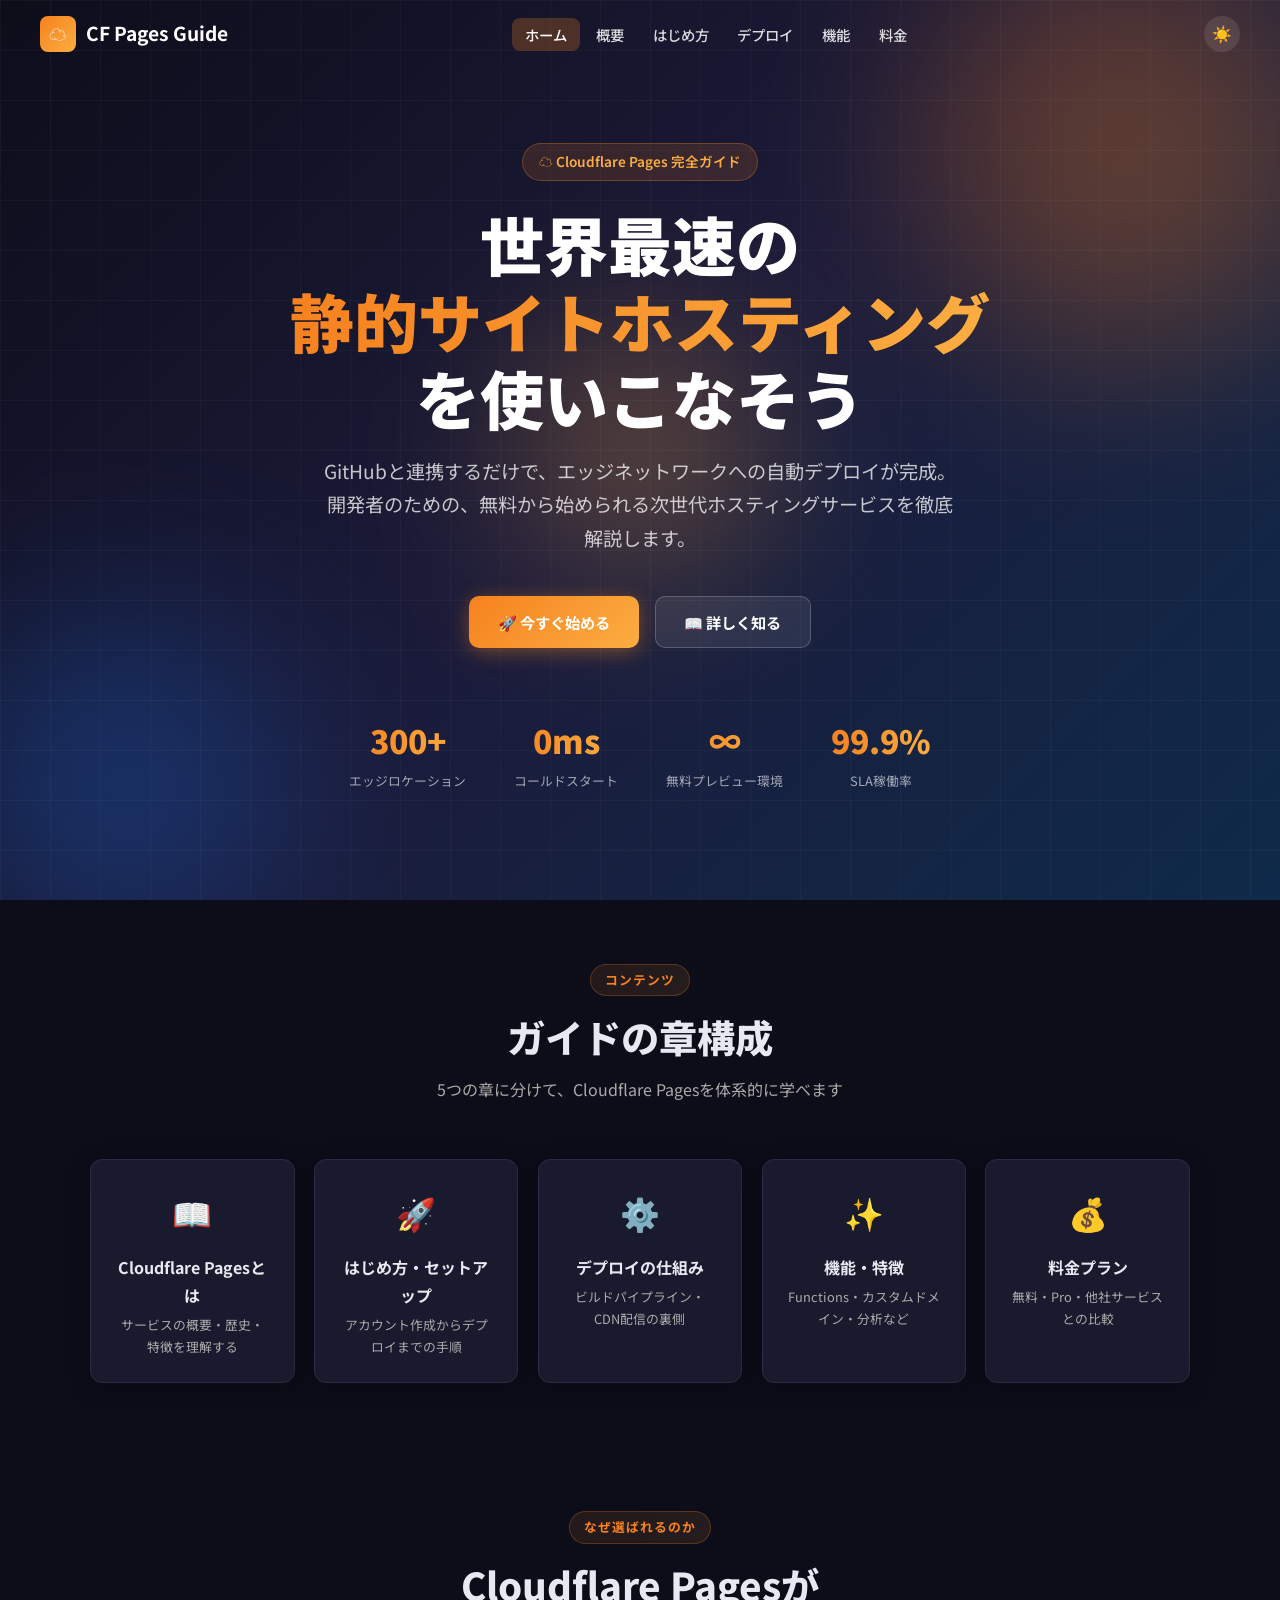
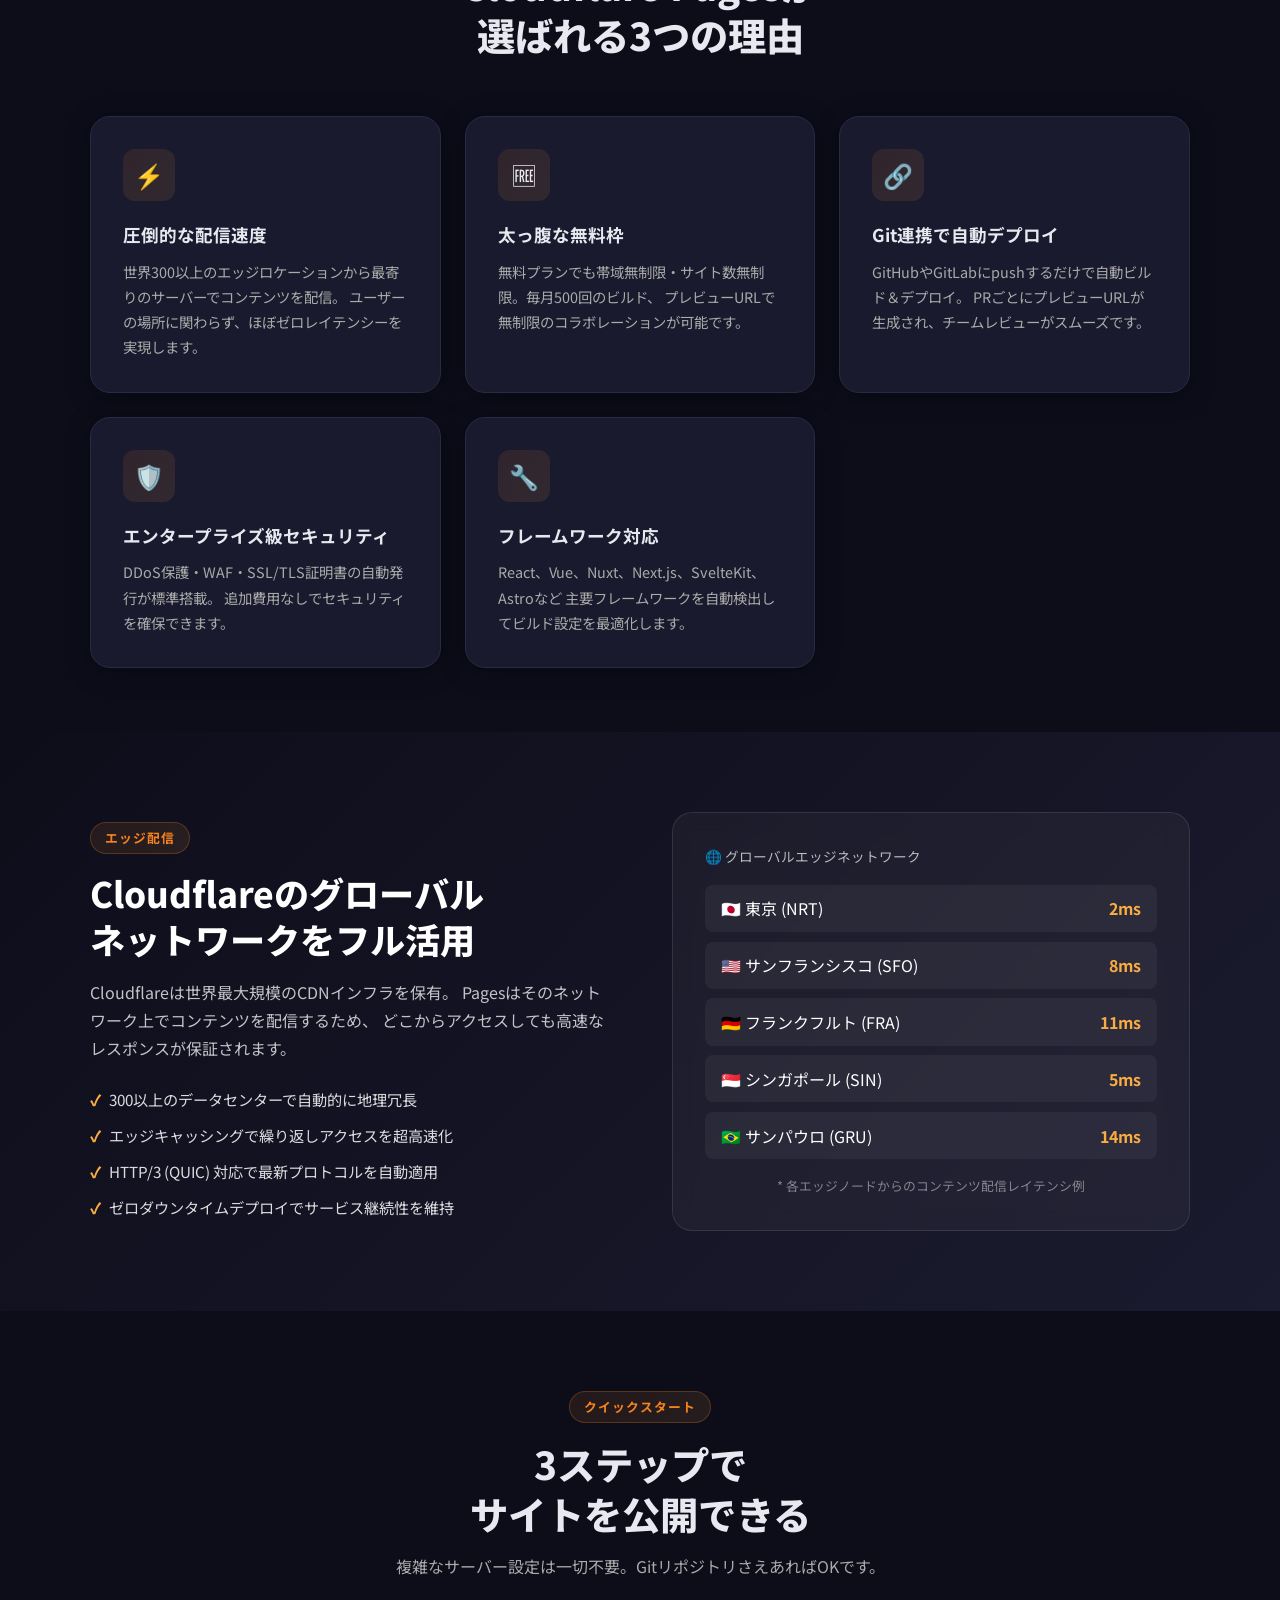
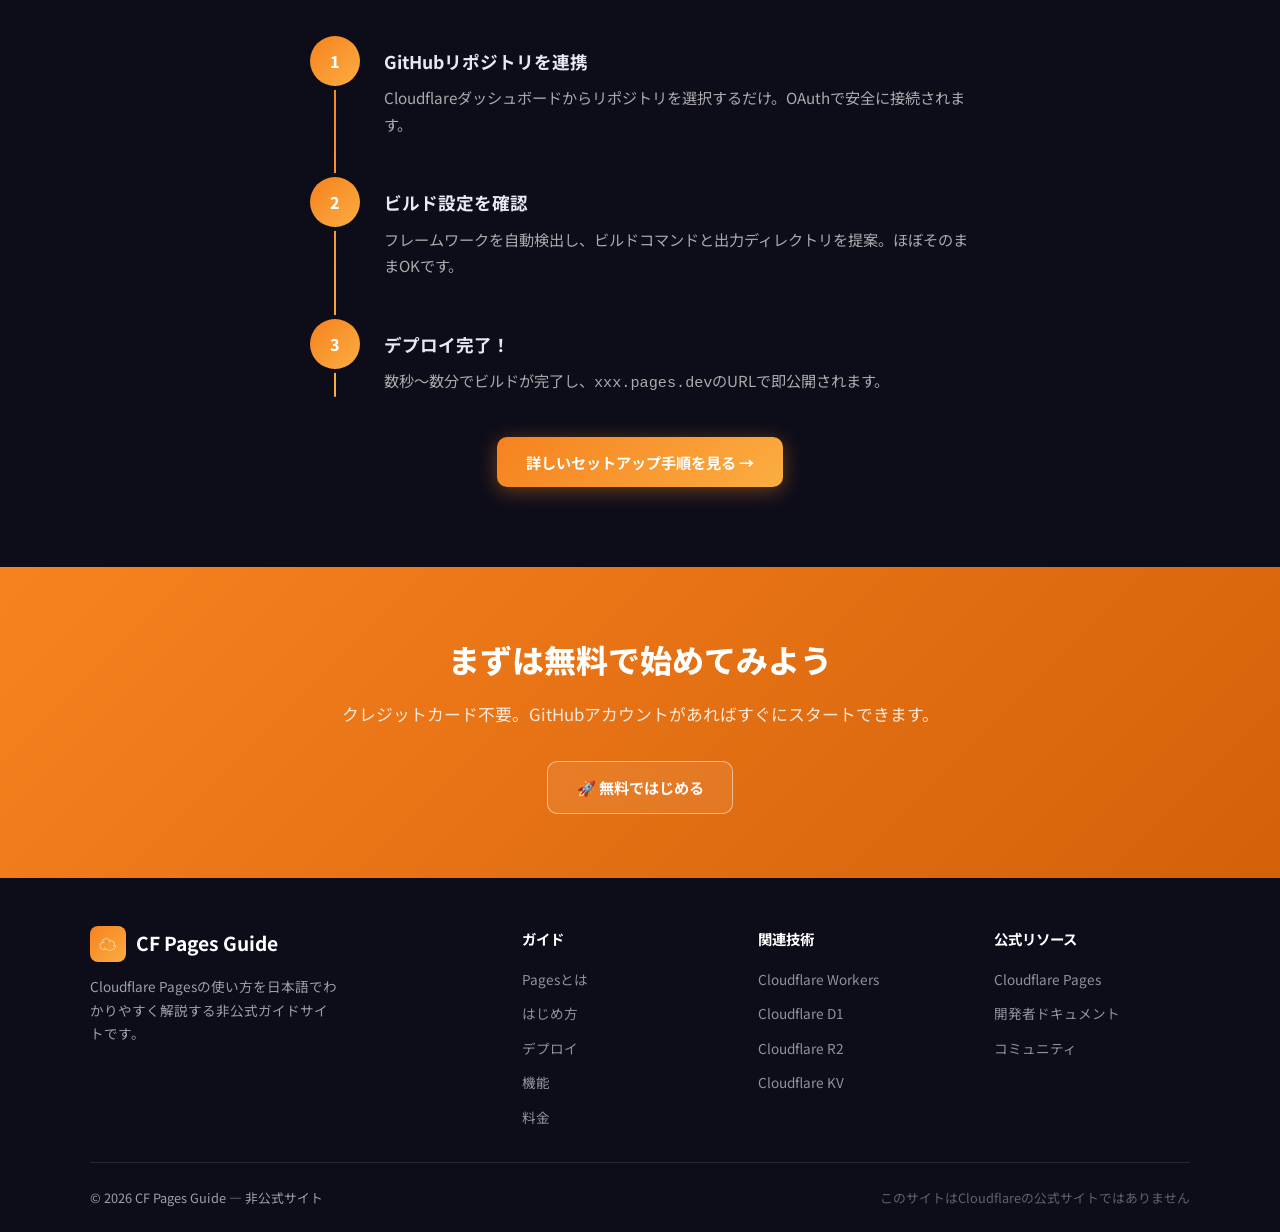
<file: index.html>
<!DOCTYPE html>
<html lang="ja" data-theme="dark">
<head>
  <meta charset="UTF-8">
  <meta name="viewport" content="width=device-width, initial-scale=1.0">
  <title>Cloudflare Pages 完全ガイド</title>
  <meta name="description" content="Cloudflare Pagesの仕組み・使い方・料金を日本語でわかりやすく解説する完全ガイド">
  <link rel="preconnect" href="https://fonts.googleapis.com">
  <link rel="preconnect" href="https://fonts.gstatic.com" crossorigin>
  <link href="https://fonts.googleapis.com/css2?family=Noto+Sans+JP:wght@400;500;700;900&display=swap" rel="stylesheet">
  <link rel="stylesheet" href="css/style.css">
</head>
<body>

<div id="progress-bar"></div>

<!-- ===== Navbar ===== -->
<nav class="navbar">
  <div class="navbar-inner">
    <a href="index.html" class="logo">
      <div class="logo-icon">☁️</div>
      CF Pages Guide
    </a>

    <ul class="nav-links">
      <li><a href="index.html">ホーム</a></li>
      <li><a href="pages/what-is.html">概要</a></li>
      <li><a href="pages/getting-started.html">はじめ方</a></li>
      <li><a href="pages/deployment.html">デプロイ</a></li>
      <li><a href="pages/features.html">機能</a></li>
      <li><a href="pages/pricing.html">料金</a></li>
    </ul>

    <div class="nav-actions">
      <button class="theme-toggle" title="テーマ切替">☀️</button>
      <button class="hamburger" aria-label="メニュー">
        <span></span><span></span><span></span>
      </button>
    </div>
  </div>
</nav>

<!-- Mobile Nav -->
<div class="mobile-nav">
  <a href="index.html">🏠 ホーム</a>
  <a href="pages/what-is.html">📖 Cloudflare Pagesとは</a>
  <a href="pages/getting-started.html">🚀 はじめ方・セットアップ</a>
  <a href="pages/deployment.html">⚙️ デプロイの仕組み</a>
  <a href="pages/features.html">✨ 機能・特徴</a>
  <a href="pages/pricing.html">💰 料金プラン</a>
</div>

<!-- ===== Hero ===== -->
<section class="hero">
  <div class="hero-bg">
    <div class="hero-orb hero-orb-1"></div>
    <div class="hero-orb hero-orb-2"></div>
    <div class="hero-orb hero-orb-3"></div>
    <div class="grid-overlay"></div>
  </div>

  <div class="hero-content">
    <div class="hero-badge">☁️ Cloudflare Pages 完全ガイド</div>
    <h1>
      世界最速の<br>
      <span>静的サイトホスティング</span><br>
      を使いこなそう
    </h1>
    <p>
      GitHubと連携するだけで、エッジネットワークへの自動デプロイが完成。
      開発者のための、無料から始められる次世代ホスティングサービスを徹底解説します。
    </p>
    <div class="hero-buttons">
      <a href="pages/getting-started.html" class="btn btn-primary">🚀 今すぐ始める</a>
      <a href="pages/what-is.html" class="btn btn-outline">📖 詳しく知る</a>
    </div>

    <div class="hero-stats">
      <div class="stat">
        <div class="stat-value"><span data-count="300">0</span>+</div>
        <div class="stat-label">エッジロケーション</div>
      </div>
      <div class="stat">
        <div class="stat-value"><span data-count="0">0</span>ms</div>
        <div class="stat-label">コールドスタート</div>
      </div>
      <div class="stat">
        <div class="stat-value">∞</div>
        <div class="stat-label">無料プレビュー環境</div>
      </div>
      <div class="stat">
        <div class="stat-value">99.9%</div>
        <div class="stat-label">SLA稼働率</div>
      </div>
    </div>
  </div>
</section>

<!-- ===== Pages Navigation ===== -->
<section style="background: var(--bg); padding: 4rem 2rem;">
  <div class="container">
    <div class="section-header reveal">
      <div class="section-tag">コンテンツ</div>
      <h2 class="section-title">ガイドの章構成</h2>
      <p class="section-desc">5つの章に分けて、Cloudflare Pagesを体系的に学べます</p>
    </div>

    <div class="pages-grid stagger">
      <a href="pages/what-is.html" class="page-card">
        <div class="page-card-icon">📖</div>
        <h3>Cloudflare Pagesとは</h3>
        <p>サービスの概要・歴史・特徴を理解する</p>
      </a>
      <a href="pages/getting-started.html" class="page-card">
        <div class="page-card-icon">🚀</div>
        <h3>はじめ方・セットアップ</h3>
        <p>アカウント作成からデプロイまでの手順</p>
      </a>
      <a href="pages/deployment.html" class="page-card">
        <div class="page-card-icon">⚙️</div>
        <h3>デプロイの仕組み</h3>
        <p>ビルドパイプライン・CDN配信の裏側</p>
      </a>
      <a href="pages/features.html" class="page-card">
        <div class="page-card-icon">✨</div>
        <h3>機能・特徴</h3>
        <p>Functions・カスタムドメイン・分析など</p>
      </a>
      <a href="pages/pricing.html" class="page-card">
        <div class="page-card-icon">💰</div>
        <h3>料金プラン</h3>
        <p>無料・Pro・他社サービスとの比較</p>
      </a>
    </div>
  </div>
</section>

<!-- ===== Overview Cards ===== -->
<section style="padding: 4rem 2rem;">
  <div class="container">
    <div class="section-header reveal">
      <div class="section-tag">なぜ選ばれるのか</div>
      <h2 class="section-title">Cloudflare Pagesが<br>選ばれる3つの理由</h2>
    </div>

    <div class="overview-grid stagger">
      <div class="overview-card">
        <div class="card-icon">⚡</div>
        <div class="card-title">圧倒的な配信速度</div>
        <p class="card-desc">
          世界300以上のエッジロケーションから最寄りのサーバーでコンテンツを配信。
          ユーザーの場所に関わらず、ほぼゼロレイテンシーを実現します。
        </p>
      </div>
      <div class="overview-card">
        <div class="card-icon">🆓</div>
        <div class="card-title">太っ腹な無料枠</div>
        <p class="card-desc">
          無料プランでも帯域無制限・サイト数無制限。毎月500回のビルド、
          プレビューURLで無制限のコラボレーションが可能です。
        </p>
      </div>
      <div class="overview-card">
        <div class="card-icon">🔗</div>
        <div class="card-title">Git連携で自動デプロイ</div>
        <p class="card-desc">
          GitHubやGitLabにpushするだけで自動ビルド＆デプロイ。
          PRごとにプレビューURLが生成され、チームレビューがスムーズです。
        </p>
      </div>
      <div class="overview-card">
        <div class="card-icon">🛡️</div>
        <div class="card-title">エンタープライズ級セキュリティ</div>
        <p class="card-desc">
          DDoS保護・WAF・SSL/TLS証明書の自動発行が標準搭載。
          追加費用なしでセキュリティを確保できます。
        </p>
      </div>
      <div class="overview-card">
        <div class="card-icon">🔧</div>
        <div class="card-title">フレームワーク対応</div>
        <p class="card-desc">
          React、Vue、Nuxt、Next.js、SvelteKit、Astroなど
          主要フレームワークを自動検出してビルド設定を最適化します。
        </p>
      </div>
      <div class="overview-card">
        <div class="card-icon">🌐</div>
        <div class="card-title">Workers統合</div>
        <p class="card-desc">
          Pages Functionsを使えばサーバーレス関数もエッジで実行可能。
          フルスタックアプリケーションをPages単体で構築できます。
        </p>
      </div>
    </div>
  </div>
</section>

<!-- ===== Feature Highlight ===== -->
<section class="feature-highlight" style="padding: 5rem 2rem;">
  <div class="container">
    <div class="feature-split">
      <div class="feature-text reveal-left">
        <div class="section-tag">エッジ配信</div>
        <h2>Cloudflareのグローバル<br>ネットワークをフル活用</h2>
        <p>
          Cloudflareは世界最大規模のCDNインフラを保有。
          Pagesはそのネットワーク上でコンテンツを配信するため、
          どこからアクセスしても高速なレスポンスが保証されます。
        </p>
        <ul class="feature-list">
          <li>300以上のデータセンターで自動的に地理冗長</li>
          <li>エッジキャッシングで繰り返しアクセスを超高速化</li>
          <li>HTTP/3 (QUIC) 対応で最新プロトコルを自動適用</li>
          <li>ゼロダウンタイムデプロイでサービス継続性を維持</li>
        </ul>
      </div>
      <div class="feature-visual reveal-right">
        <div style="font-size:0.85rem; color:rgba(255,255,255,0.7); margin-bottom:1rem;">
          🌐 グローバルエッジネットワーク
        </div>
        <div style="display:flex; flex-direction:column; gap:0.6rem;">
          <div style="display:flex; justify-content:space-between; align-items:center; background:rgba(255,255,255,0.05); border-radius:8px; padding:0.6rem 1rem;">
            <span style="color:#fff;">🇯🇵 東京 (NRT)</span>
            <span style="color:#fbad41; font-weight:700;">2ms</span>
          </div>
          <div style="display:flex; justify-content:space-between; align-items:center; background:rgba(255,255,255,0.05); border-radius:8px; padding:0.6rem 1rem;">
            <span style="color:#fff;">🇺🇸 サンフランシスコ (SFO)</span>
            <span style="color:#fbad41; font-weight:700;">8ms</span>
          </div>
          <div style="display:flex; justify-content:space-between; align-items:center; background:rgba(255,255,255,0.05); border-radius:8px; padding:0.6rem 1rem;">
            <span style="color:#fff;">🇩🇪 フランクフルト (FRA)</span>
            <span style="color:#fbad41; font-weight:700;">11ms</span>
          </div>
          <div style="display:flex; justify-content:space-between; align-items:center; background:rgba(255,255,255,0.05); border-radius:8px; padding:0.6rem 1rem;">
            <span style="color:#fff;">🇸🇬 シンガポール (SIN)</span>
            <span style="color:#fbad41; font-weight:700;">5ms</span>
          </div>
          <div style="display:flex; justify-content:space-between; align-items:center; background:rgba(255,255,255,0.05); border-radius:8px; padding:0.6rem 1rem;">
            <span style="color:#fff;">🇧🇷 サンパウロ (GRU)</span>
            <span style="color:#fbad41; font-weight:700;">14ms</span>
          </div>
        </div>
        <div style="text-align:center; margin-top:1rem; color:rgba(255,255,255,0.45); font-size:0.8rem;">
          * 各エッジノードからのコンテンツ配信レイテンシ例
        </div>
      </div>
    </div>
  </div>
</section>

<!-- ===== Quick Start Teaser ===== -->
<section style="padding: 5rem 2rem; background: var(--bg);">
  <div class="container">
    <div class="section-header reveal">
      <div class="section-tag">クイックスタート</div>
      <h2 class="section-title">3ステップで<br>サイトを公開できる</h2>
      <p class="section-desc">複雑なサーバー設定は一切不要。GitリポジトリさえあればOKです。</p>
    </div>

    <div class="steps reveal" style="max-width:660px; margin: 0 auto 2.5rem;">
      <div class="step">
        <div class="step-num">1</div>
        <div class="step-content">
          <h3>GitHubリポジトリを連携</h3>
          <p>Cloudflareダッシュボードからリポジトリを選択するだけ。OAuthで安全に接続されます。</p>
        </div>
      </div>
      <div class="step">
        <div class="step-num">2</div>
        <div class="step-content">
          <h3>ビルド設定を確認</h3>
          <p>フレームワークを自動検出し、ビルドコマンドと出力ディレクトリを提案。ほぼそのままOKです。</p>
        </div>
      </div>
      <div class="step">
        <div class="step-num">3</div>
        <div class="step-content">
          <h3>デプロイ完了！</h3>
          <p>数秒〜数分でビルドが完了し、<code>xxx.pages.dev</code>のURLで即公開されます。</p>
        </div>
      </div>
    </div>

    <div style="text-align:center;" class="reveal">
      <a href="pages/getting-started.html" class="btn btn-primary">詳しいセットアップ手順を見る →</a>
    </div>
  </div>
</section>

<!-- ===== CTA ===== -->
<div class="cta-section reveal">
  <h2>まずは無料で始めてみよう</h2>
  <p>クレジットカード不要。GitHubアカウントがあればすぐにスタートできます。</p>
  <a href="pages/getting-started.html" class="btn btn-outline" style="border-color:rgba(255,255,255,0.5);">
    🚀 無料ではじめる
  </a>
</div>

<!-- ===== Footer ===== -->
<footer>
  <div class="footer-inner">
    <div class="footer-grid">
      <div class="footer-brand">
        <a href="index.html" class="logo" style="color:#fff;">
          <div class="logo-icon">☁️</div>
          CF Pages Guide
        </a>
        <p>Cloudflare Pagesの使い方を日本語でわかりやすく解説する非公式ガイドサイトです。</p>
      </div>
      <div class="footer-col">
        <h4>ガイド</h4>
        <ul class="footer-links">
          <li><a href="pages/what-is.html">Pagesとは</a></li>
          <li><a href="pages/getting-started.html">はじめ方</a></li>
          <li><a href="pages/deployment.html">デプロイ</a></li>
          <li><a href="pages/features.html">機能</a></li>
          <li><a href="pages/pricing.html">料金</a></li>
        </ul>
      </div>
      <div class="footer-col">
        <h4>関連技術</h4>
        <ul class="footer-links">
          <li><a href="#">Cloudflare Workers</a></li>
          <li><a href="#">Cloudflare D1</a></li>
          <li><a href="#">Cloudflare R2</a></li>
          <li><a href="#">Cloudflare KV</a></li>
        </ul>
      </div>
      <div class="footer-col">
        <h4>公式リソース</h4>
        <ul class="footer-links">
          <li><a href="https://pages.cloudflare.com" target="_blank" rel="noopener">Cloudflare Pages</a></li>
          <li><a href="https://developers.cloudflare.com/pages/" target="_blank" rel="noopener">開発者ドキュメント</a></li>
          <li><a href="https://community.cloudflare.com" target="_blank" rel="noopener">コミュニティ</a></li>
        </ul>
      </div>
    </div>
    <div class="footer-bottom">
      <span>© 2026 CF Pages Guide — 非公式サイト</span>
      <span class="footer-note">このサイトはCloudflareの公式サイトではありません</span>
    </div>
  </div>
</footer>

<button id="back-to-top" title="トップへ戻る">↑</button>

<script src="js/main.js"></script>
</body>
</html>
</file>
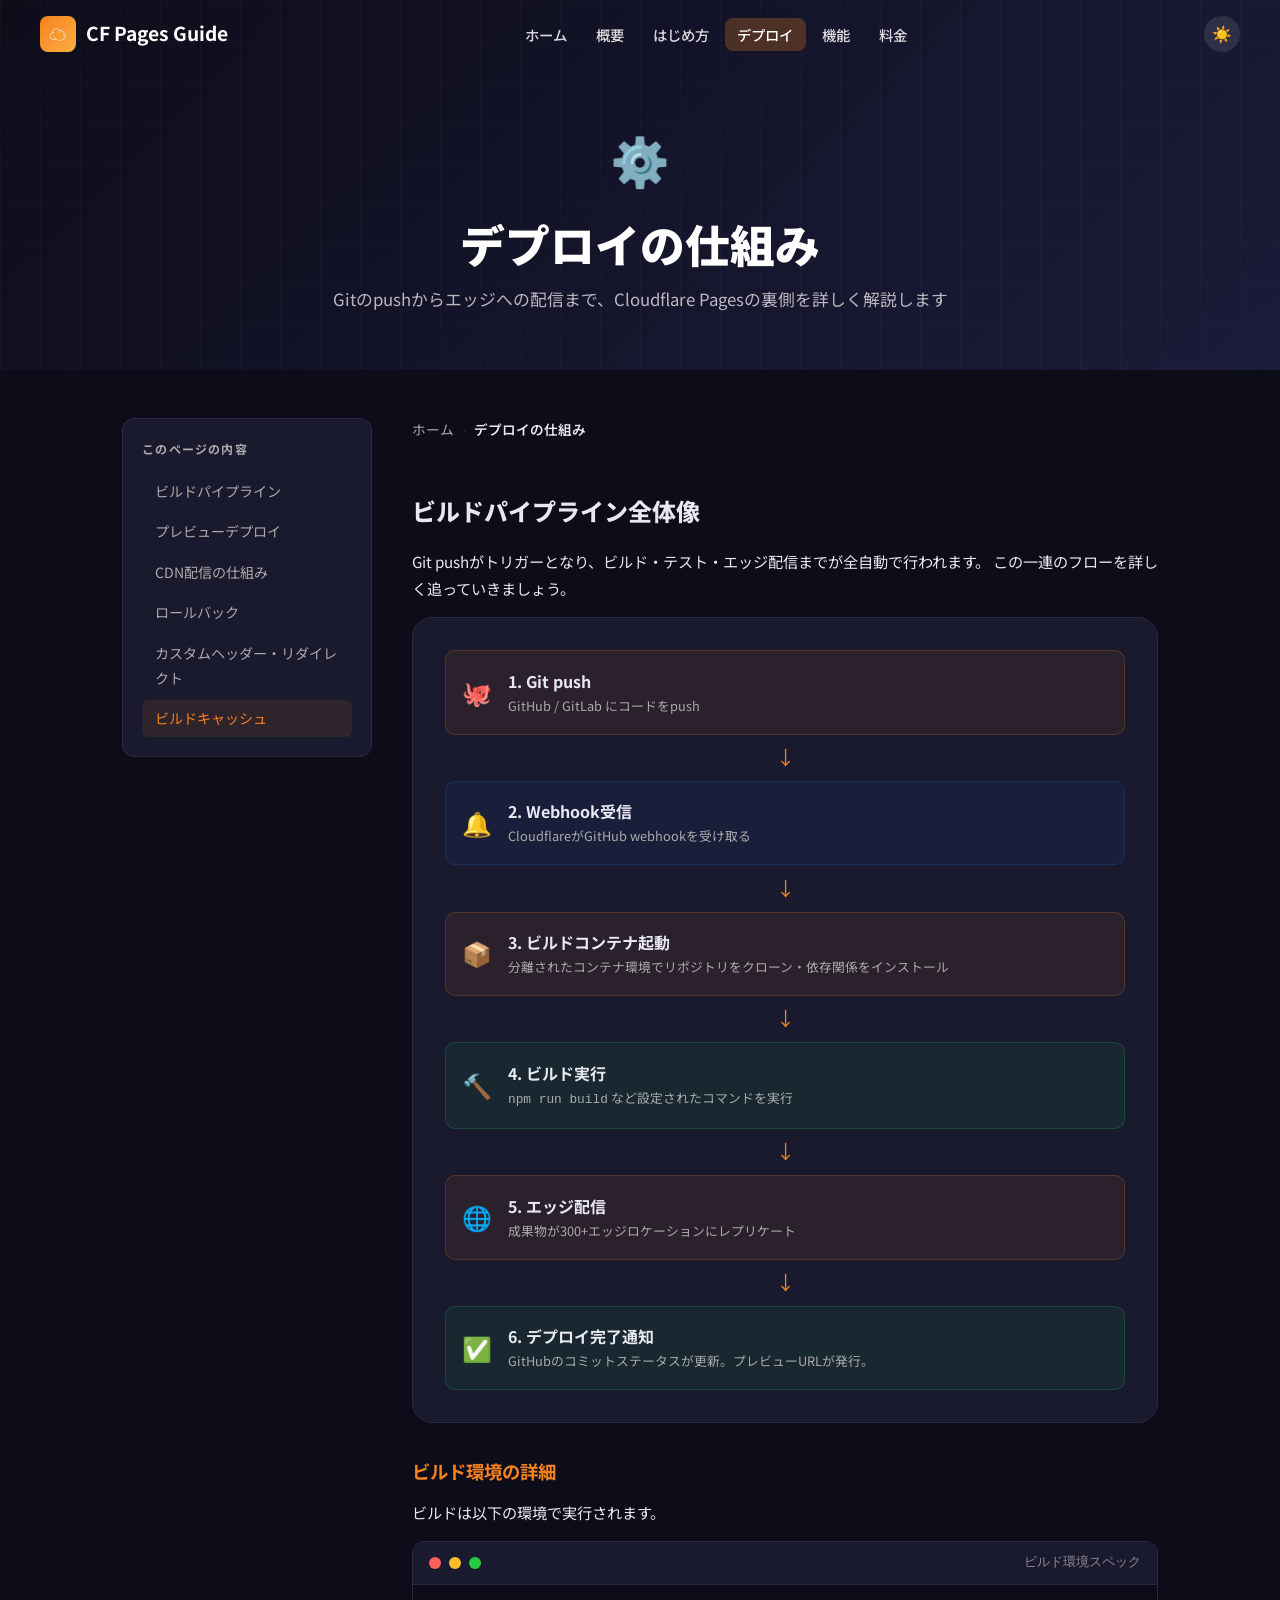
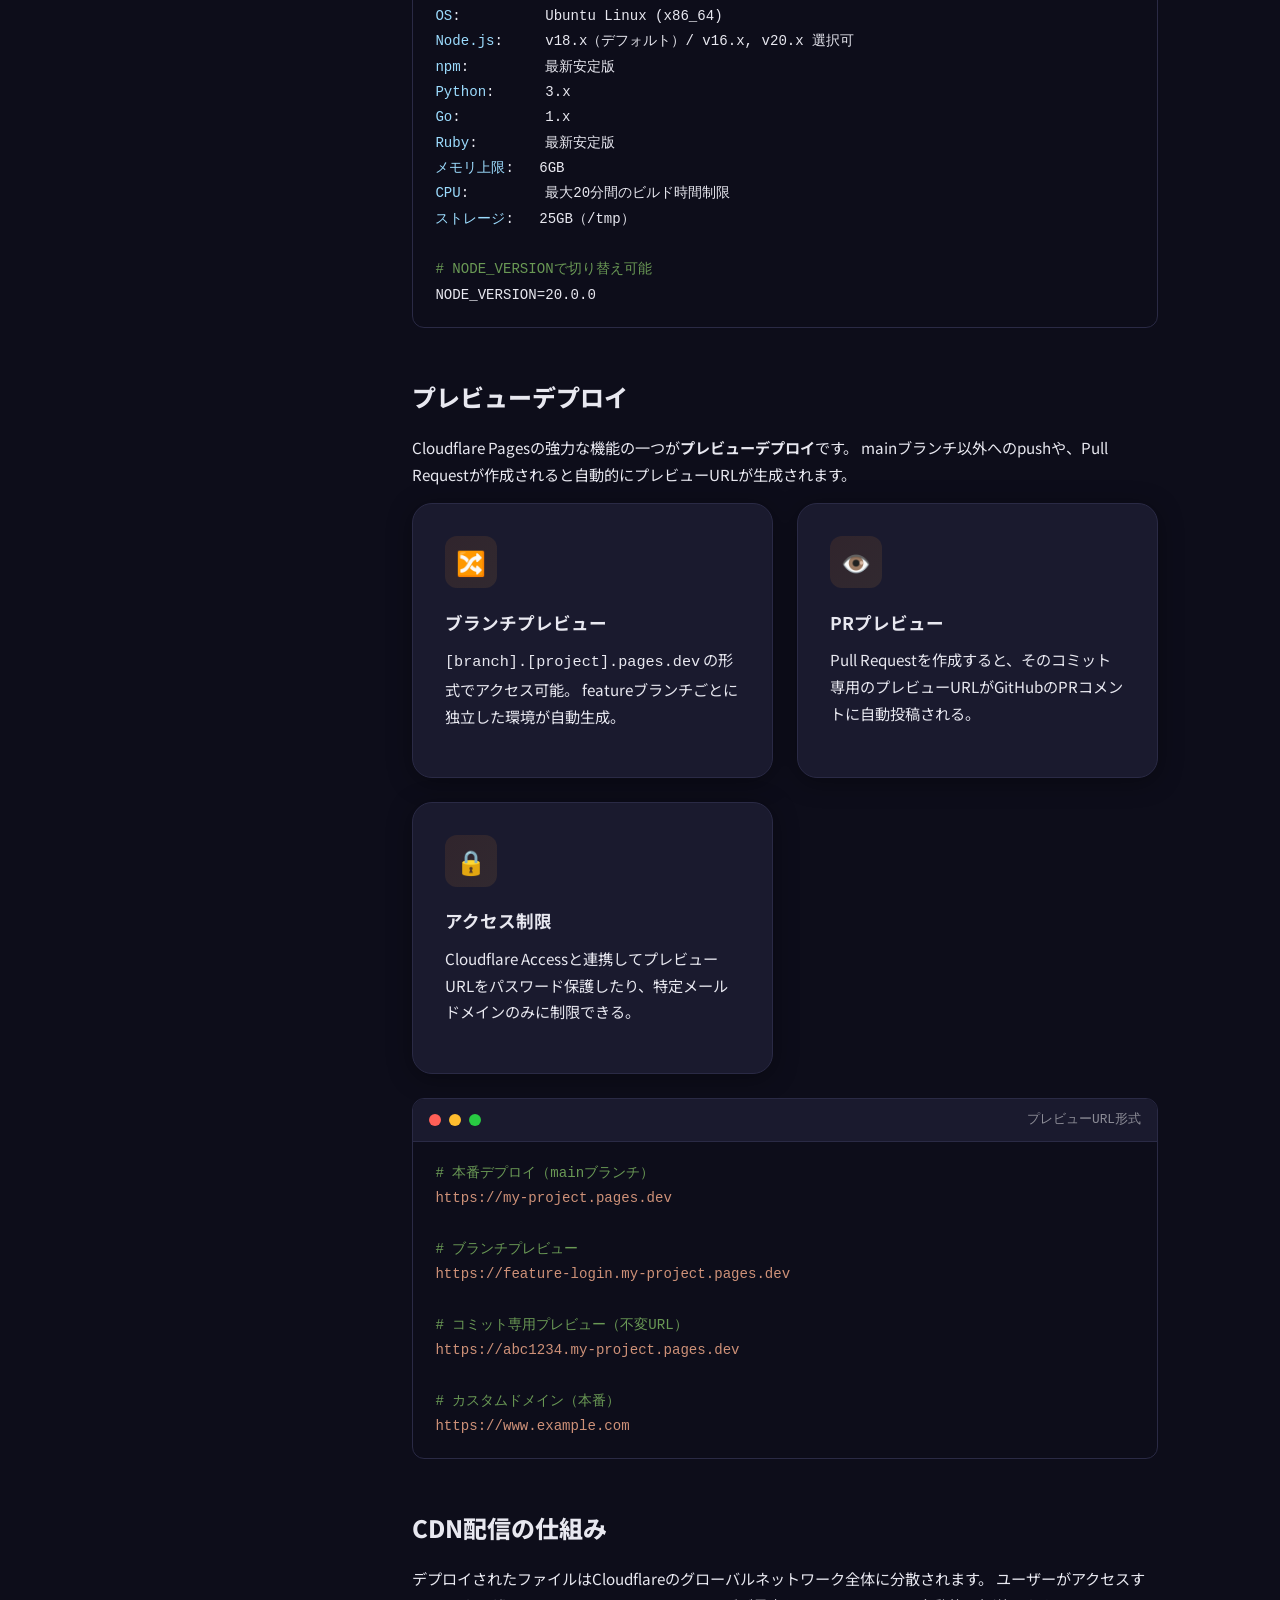
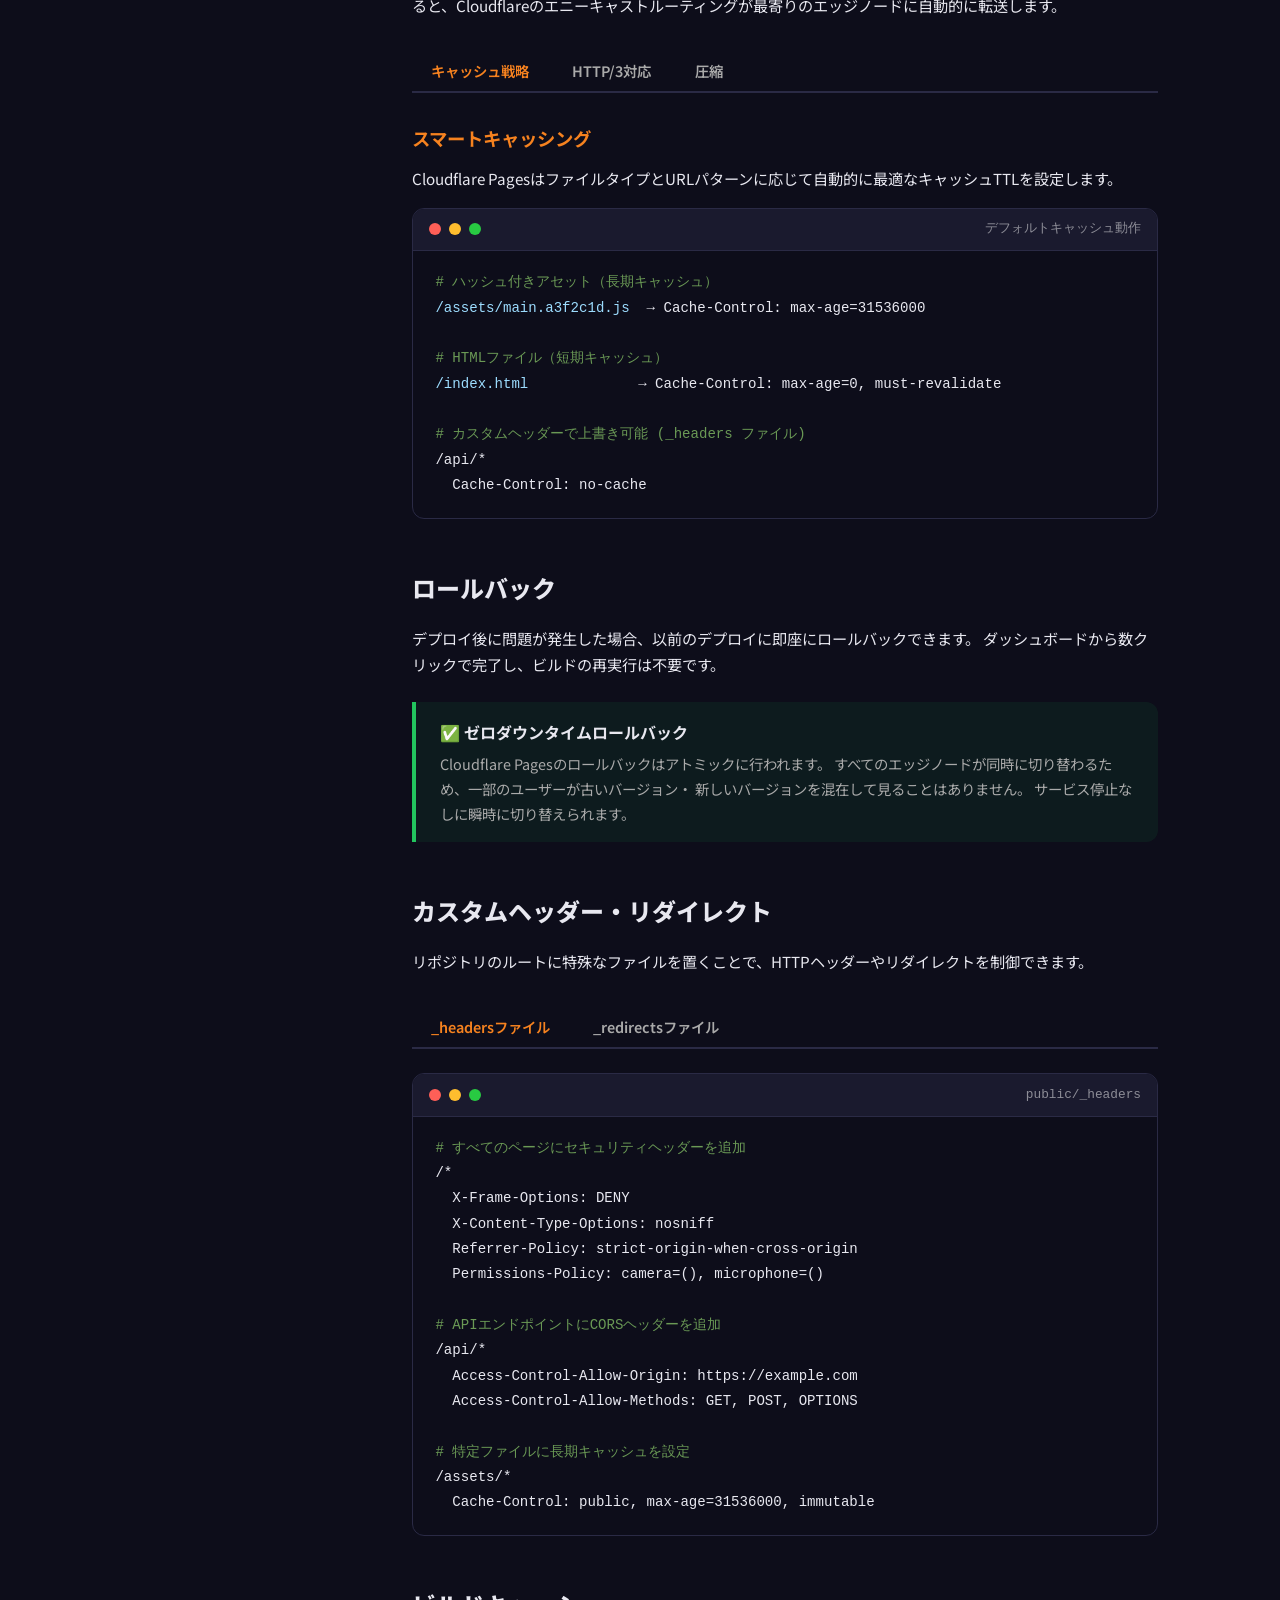
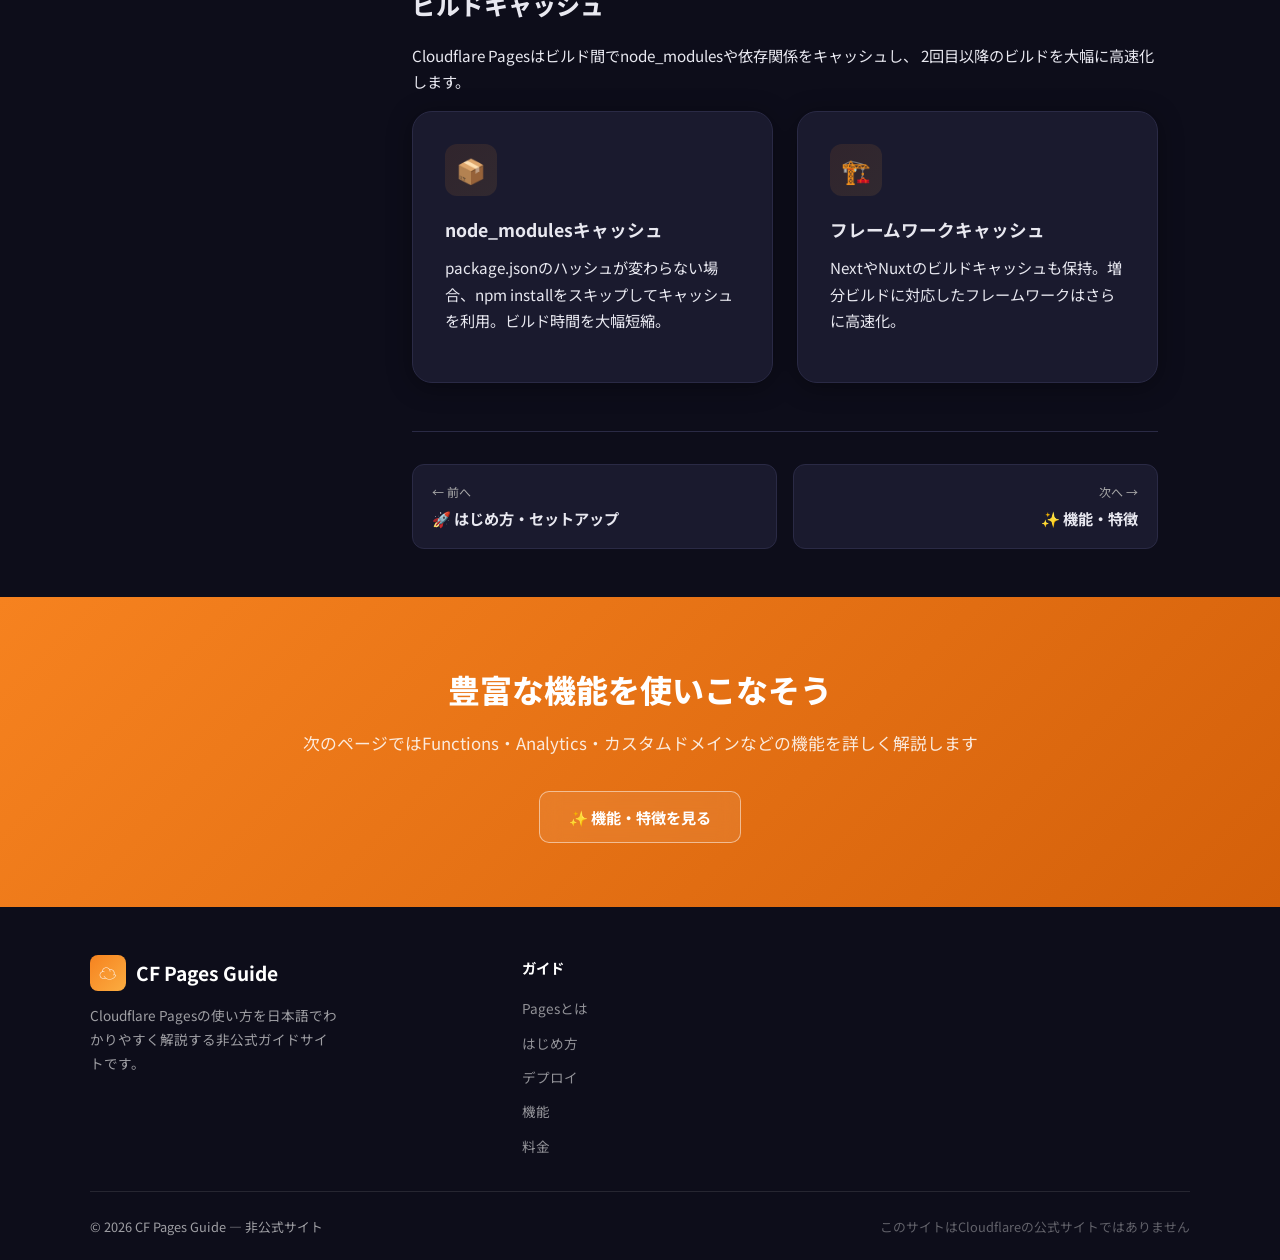
<file: pages/deployment.html>
<!DOCTYPE html>
<html lang="ja" data-theme="dark">
<head>
  <meta charset="UTF-8">
  <meta name="viewport" content="width=device-width, initial-scale=1.0">
  <title>デプロイの仕組み — CF Pages Guide</title>
  <meta name="description" content="Cloudflare Pagesのビルドパイプライン・CDN配信・プレビューデプロイの仕組みを詳しく解説">
  <link rel="preconnect" href="https://fonts.googleapis.com">
  <link rel="preconnect" href="https://fonts.gstatic.com" crossorigin>
  <link href="https://fonts.googleapis.com/css2?family=Noto+Sans+JP:wght@400;500;700;900&display=swap" rel="stylesheet">
  <link rel="stylesheet" href="../css/style.css">
</head>
<body>

<div id="progress-bar"></div>

<nav class="navbar">
  <div class="navbar-inner">
    <a href="../index.html" class="logo"><div class="logo-icon">☁️</div>CF Pages Guide</a>
    <ul class="nav-links">
      <li><a href="../index.html">ホーム</a></li>
      <li><a href="what-is.html">概要</a></li>
      <li><a href="getting-started.html">はじめ方</a></li>
      <li><a href="deployment.html">デプロイ</a></li>
      <li><a href="features.html">機能</a></li>
      <li><a href="pricing.html">料金</a></li>
    </ul>
    <div class="nav-actions">
      <button class="theme-toggle" title="テーマ切替">☀️</button>
      <button class="hamburger" aria-label="メニュー"><span></span><span></span><span></span></button>
    </div>
  </div>
</nav>

<div class="mobile-nav">
  <a href="../index.html">🏠 ホーム</a>
  <a href="what-is.html">📖 Cloudflare Pagesとは</a>
  <a href="getting-started.html">🚀 はじめ方・セットアップ</a>
  <a href="deployment.html">⚙️ デプロイの仕組み</a>
  <a href="features.html">✨ 機能・特徴</a>
  <a href="pricing.html">💰 料金プラン</a>
</div>

<div class="page-hero">
  <div class="page-hero-inner">
    <span class="page-hero-icon">⚙️</span>
    <h1>デプロイの仕組み</h1>
    <p>Gitのpushからエッジへの配信まで、Cloudflare Pagesの裏側を詳しく解説します</p>
  </div>
</div>

<div class="content-layout">
  <aside class="sidebar">
    <nav class="sidebar-nav">
      <div class="sidebar-title">このページの内容</div>
      <ul class="sidebar-links">
        <li><a href="#pipeline">ビルドパイプライン</a></li>
        <li><a href="#preview">プレビューデプロイ</a></li>
        <li><a href="#cdn">CDN配信の仕組み</a></li>
        <li><a href="#rollback">ロールバック</a></li>
        <li><a href="#headers">カスタムヘッダー・リダイレクト</a></li>
        <li><a href="#build-cache">ビルドキャッシュ</a></li>
      </ul>
    </nav>
  </aside>

  <main class="main-content">
    <div class="breadcrumb">
      <a href="../index.html">ホーム</a>
      <span class="breadcrumb-sep">›</span>
      <span class="breadcrumb-current">デプロイの仕組み</span>
    </div>

    <h2 id="pipeline" class="reveal">ビルドパイプライン全体像</h2>
    <p class="reveal">
      Git pushがトリガーとなり、ビルド・テスト・エッジ配信までが全自動で行われます。
      この一連のフローを詳しく追っていきましょう。
    </p>

    <div class="feature-visual reveal" style="background:var(--bg-card); border:1px solid var(--border); border-radius:var(--radius-lg); padding:2rem; margin-bottom:2rem;">
      <div style="display:flex; flex-direction:column; gap:0;">
        <div style="display:flex; align-items:center; gap:1rem; padding:1rem; background:rgba(246,130,31,0.08); border-radius:10px; border:1px solid rgba(246,130,31,0.2);">
          <div style="font-size:1.5rem;">🐙</div>
          <div>
            <div style="font-weight:700;">1. Git push</div>
            <div style="font-size:0.8rem; color:var(--text-light);">GitHub / GitLab にコードをpush</div>
          </div>
        </div>
        <div style="display:flex; justify-content:center; padding:0.4rem; color:var(--primary); font-size:1.2rem;">↓</div>
        <div style="display:flex; align-items:center; gap:1rem; padding:1rem; background:rgba(26,107,219,0.08); border-radius:10px; border:1px solid rgba(26,107,219,0.2);">
          <div style="font-size:1.5rem;">🔔</div>
          <div>
            <div style="font-weight:700;">2. Webhook受信</div>
            <div style="font-size:0.8rem; color:var(--text-light);">CloudflareがGitHub webhookを受け取る</div>
          </div>
        </div>
        <div style="display:flex; justify-content:center; padding:0.4rem; color:var(--primary); font-size:1.2rem;">↓</div>
        <div style="display:flex; align-items:center; gap:1rem; padding:1rem; background:rgba(246,130,31,0.08); border-radius:10px; border:1px solid rgba(246,130,31,0.2);">
          <div style="font-size:1.5rem;">📦</div>
          <div>
            <div style="font-weight:700;">3. ビルドコンテナ起動</div>
            <div style="font-size:0.8rem; color:var(--text-light);">分離されたコンテナ環境でリポジトリをクローン・依存関係をインストール</div>
          </div>
        </div>
        <div style="display:flex; justify-content:center; padding:0.4rem; color:var(--primary); font-size:1.2rem;">↓</div>
        <div style="display:flex; align-items:center; gap:1rem; padding:1rem; background:rgba(34,197,94,0.08); border-radius:10px; border:1px solid rgba(34,197,94,0.2);">
          <div style="font-size:1.5rem;">🔨</div>
          <div>
            <div style="font-weight:700;">4. ビルド実行</div>
            <div style="font-size:0.8rem; color:var(--text-light);"><code>npm run build</code> など設定されたコマンドを実行</div>
          </div>
        </div>
        <div style="display:flex; justify-content:center; padding:0.4rem; color:var(--primary); font-size:1.2rem;">↓</div>
        <div style="display:flex; align-items:center; gap:1rem; padding:1rem; background:rgba(246,130,31,0.08); border-radius:10px; border:1px solid rgba(246,130,31,0.2);">
          <div style="font-size:1.5rem;">🌐</div>
          <div>
            <div style="font-weight:700;">5. エッジ配信</div>
            <div style="font-size:0.8rem; color:var(--text-light);">成果物が300+エッジロケーションにレプリケート</div>
          </div>
        </div>
        <div style="display:flex; justify-content:center; padding:0.4rem; color:var(--primary); font-size:1.2rem;">↓</div>
        <div style="display:flex; align-items:center; gap:1rem; padding:1rem; background:rgba(34,197,94,0.08); border-radius:10px; border:1px solid rgba(34,197,94,0.2);">
          <div style="font-size:1.5rem;">✅</div>
          <div>
            <div style="font-weight:700;">6. デプロイ完了通知</div>
            <div style="font-size:0.8rem; color:var(--text-light);">GitHubのコミットステータスが更新。プレビューURLが発行。</div>
          </div>
        </div>
      </div>
    </div>

    <h3>ビルド環境の詳細</h3>
    <p class="reveal">ビルドは以下の環境で実行されます。</p>

    <div class="code-block reveal">
      <div class="code-header">
        <div class="code-dot"></div><div class="code-dot"></div><div class="code-dot"></div>
        <span class="code-filename">ビルド環境スペック</span>
      </div>
      <div class="code-body">
<pre><span class="c-prop">OS</span>:          Ubuntu Linux (x86_64)
<span class="c-prop">Node.js</span>:     v18.x（デフォルト）/ v16.x, v20.x 選択可
<span class="c-prop">npm</span>:         最新安定版
<span class="c-prop">Python</span>:      3.x
<span class="c-prop">Go</span>:          1.x
<span class="c-prop">Ruby</span>:        最新安定版
<span class="c-prop">メモリ上限</span>:   6GB
<span class="c-prop">CPU</span>:         最大20分間のビルド時間制限
<span class="c-prop">ストレージ</span>:   25GB（/tmp）

<span class="c-comment"># NODE_VERSIONで切り替え可能</span>
NODE_VERSION=20.0.0</pre>
      </div>
    </div>

    <h2 id="preview" class="reveal">プレビューデプロイ</h2>
    <p class="reveal">
      Cloudflare Pagesの強力な機能の一つが<strong>プレビューデプロイ</strong>です。
      mainブランチ以外へのpushや、Pull Requestが作成されると自動的にプレビューURLが生成されます。
    </p>

    <div class="overview-grid stagger">
      <div class="overview-card">
        <div class="card-icon">🔀</div>
        <div class="card-title">ブランチプレビュー</div>
        <p class="card-desc">
          <code>[branch].[project].pages.dev</code> の形式でアクセス可能。
          featureブランチごとに独立した環境が自動生成。
        </p>
      </div>
      <div class="overview-card">
        <div class="card-icon">👁️</div>
        <div class="card-title">PRプレビュー</div>
        <p class="card-desc">
          Pull Requestを作成すると、そのコミット専用のプレビューURLがGitHubのPRコメントに自動投稿される。
        </p>
      </div>
      <div class="overview-card">
        <div class="card-icon">🔒</div>
        <div class="card-title">アクセス制限</div>
        <p class="card-desc">
          Cloudflare Accessと連携してプレビューURLをパスワード保護したり、特定メールドメインのみに制限できる。
        </p>
      </div>
    </div>

    <div class="code-block reveal" style="margin-top:1.5rem;">
      <div class="code-header">
        <div class="code-dot"></div><div class="code-dot"></div><div class="code-dot"></div>
        <span class="code-filename">プレビューURL形式</span>
      </div>
      <div class="code-body">
<pre><span class="c-comment"># 本番デプロイ（mainブランチ）</span>
<span class="c-string">https://my-project.pages.dev</span>

<span class="c-comment"># ブランチプレビュー</span>
<span class="c-string">https://feature-login.my-project.pages.dev</span>

<span class="c-comment"># コミット専用プレビュー（不変URL）</span>
<span class="c-string">https://abc1234.my-project.pages.dev</span>

<span class="c-comment"># カスタムドメイン（本番）</span>
<span class="c-string">https://www.example.com</span></pre>
      </div>
    </div>

    <h2 id="cdn" class="reveal">CDN配信の仕組み</h2>
    <p class="reveal">
      デプロイされたファイルはCloudflareのグローバルネットワーク全体に分散されます。
      ユーザーがアクセスすると、Cloudflareのエニーキャストルーティングが最寄りのエッジノードに自動的に転送します。
    </p>

    <div class="tabs reveal">
      <div class="tab-list">
        <button class="tab-btn active">キャッシュ戦略</button>
        <button class="tab-btn">HTTP/3対応</button>
        <button class="tab-btn">圧縮</button>
      </div>
      <div class="tab-panel active">
        <h3>スマートキャッシング</h3>
        <p>Cloudflare PagesはファイルタイプとURLパターンに応じて自動的に最適なキャッシュTTLを設定します。</p>
        <div class="code-block" style="margin-top:1rem;">
          <div class="code-header">
            <div class="code-dot"></div><div class="code-dot"></div><div class="code-dot"></div>
            <span class="code-filename">デフォルトキャッシュ動作</span>
          </div>
          <div class="code-body">
<pre><span class="c-comment"># ハッシュ付きアセット（長期キャッシュ）</span>
<span class="c-prop">/assets/main.a3f2c1d.js</span>  → Cache-Control: max-age=31536000

<span class="c-comment"># HTMLファイル（短期キャッシュ）</span>
<span class="c-prop">/index.html</span>             → Cache-Control: max-age=0, must-revalidate

<span class="c-comment"># カスタムヘッダーで上書き可能 (_headers ファイル)</span>
/api/*
  Cache-Control: no-cache</pre>
          </div>
        </div>
      </div>
      <div class="tab-panel">
        <h3>HTTP/3 (QUIC) の自動適用</h3>
        <p>Cloudflare PagesはすべてのサイトにHTTP/3（QUICプロトコル）を自動的に有効化します。</p>
        <ul>
          <li>UDP上で動作するQUICにより、パケットロス時の遅延を削減</li>
          <li>0-RTT接続再開で繰り返しアクセス時の待ち時間をゼロに</li>
          <li>TLS 1.3を標準採用し、ハンドシェイクを高速化</li>
          <li>対応ブラウザではHTTP/3を自動的に使用、非対応はHTTP/2にフォールバック</li>
        </ul>
      </div>
      <div class="tab-panel">
        <h3>自動圧縮</h3>
        <p>テキストベースのファイル（HTML、CSS、JS、SVGなど）は自動的に圧縮されて配信されます。</p>
        <div class="overview-grid" style="margin-top:1rem;">
          <div class="overview-card" style="padding:1.2rem;">
            <div class="card-title" style="font-size:1rem;">Brotli圧縮</div>
            <p class="card-desc">Gzipより最大20%小さく圧縮可能。対応ブラウザでは自動的にBrotliで配信。</p>
          </div>
          <div class="overview-card" style="padding:1.2rem;">
            <div class="card-title" style="font-size:1rem;">Gzip圧縮</div>
            <p class="card-desc">Brotli非対応のブラウザにはGzipで配信。どちらも設定不要で自動適用。</p>
          </div>
        </div>
      </div>
    </div>

    <h2 id="rollback" class="reveal">ロールバック</h2>
    <p class="reveal">
      デプロイ後に問題が発生した場合、以前のデプロイに即座にロールバックできます。
      ダッシュボードから数クリックで完了し、ビルドの再実行は不要です。
    </p>

    <div class="info-box green reveal">
      <div class="info-box-title">✅ ゼロダウンタイムロールバック</div>
      <p style="margin:0; font-size:0.9rem; color:var(--text-light);">
        Cloudflare Pagesのロールバックはアトミックに行われます。
        すべてのエッジノードが同時に切り替わるため、一部のユーザーが古いバージョン・
        新しいバージョンを混在して見ることはありません。
        サービス停止なしに瞬時に切り替えられます。
      </p>
    </div>

    <h2 id="headers" class="reveal">カスタムヘッダー・リダイレクト</h2>
    <p class="reveal">
      リポジトリのルートに特殊なファイルを置くことで、HTTPヘッダーやリダイレクトを制御できます。
    </p>

    <div class="tabs reveal">
      <div class="tab-list">
        <button class="tab-btn active">_headersファイル</button>
        <button class="tab-btn">_redirectsファイル</button>
      </div>
      <div class="tab-panel active">
        <div class="code-block" style="margin-top:1rem;">
          <div class="code-header">
            <div class="code-dot"></div><div class="code-dot"></div><div class="code-dot"></div>
            <span class="code-filename">public/_headers</span>
          </div>
          <div class="code-body">
<pre><span class="c-comment"># すべてのページにセキュリティヘッダーを追加</span>
/*
  X-Frame-Options: DENY
  X-Content-Type-Options: nosniff
  Referrer-Policy: strict-origin-when-cross-origin
  Permissions-Policy: camera=(), microphone=()

<span class="c-comment"># APIエンドポイントにCORSヘッダーを追加</span>
/api/*
  Access-Control-Allow-Origin: https://example.com
  Access-Control-Allow-Methods: GET, POST, OPTIONS

<span class="c-comment"># 特定ファイルに長期キャッシュを設定</span>
/assets/*
  Cache-Control: public, max-age=31536000, immutable</pre>
          </div>
        </div>
      </div>
      <div class="tab-panel">
        <div class="code-block" style="margin-top:1rem;">
          <div class="code-header">
            <div class="code-dot"></div><div class="code-dot"></div><div class="code-dot"></div>
            <span class="code-filename">public/_redirects</span>
          </div>
          <div class="code-body">
<pre><span class="c-comment"># 旧URLを新URLにリダイレクト（301永続）</span>
/old-page    /new-page    301

<span class="c-comment"># SPAのための404フォールバック（重要！）</span>
/*           /index.html  200

<span class="c-comment"># 特定ドメインへのリダイレクト</span>
https://old.example.com/*   https://new.example.com/:splat   301

<span class="c-comment"># 国別リダイレクト（Country変数利用）</span>
/             /ja/          302  Country=JP
/             /en/          302</pre>
          </div>
        </div>
        <div class="info-box" style="margin-top:1rem;">
          <div class="info-box-title">💡 SPAのルーティング</div>
          <p style="margin:0; font-size:0.9rem; color:var(--text-light);">
            React RouterやVue Routerを使うSPAでは、<code>/* /index.html 200</code> のルールが必須です。
            これがないと、直接URLを入力した際に404エラーになります。
          </p>
        </div>
      </div>
    </div>

    <h2 id="build-cache" class="reveal">ビルドキャッシュ</h2>
    <p class="reveal">
      Cloudflare Pagesはビルド間でnode_modulesや依存関係をキャッシュし、
      2回目以降のビルドを大幅に高速化します。
    </p>

    <div class="overview-grid stagger">
      <div class="overview-card">
        <div class="card-icon">📦</div>
        <div class="card-title">node_modulesキャッシュ</div>
        <p class="card-desc">package.jsonのハッシュが変わらない場合、npm installをスキップしてキャッシュを利用。ビルド時間を大幅短縮。</p>
      </div>
      <div class="overview-card">
        <div class="card-icon">🏗️</div>
        <div class="card-title">フレームワークキャッシュ</div>
        <p class="card-desc">NextやNuxtのビルドキャッシュも保持。増分ビルドに対応したフレームワークはさらに高速化。</p>
      </div>
    </div>

    <div class="page-nav">
      <a href="getting-started.html" class="page-nav-item">
        <div class="page-nav-label">← 前へ</div>
        <div class="page-nav-title">🚀 はじめ方・セットアップ</div>
      </a>
      <a href="features.html" class="page-nav-item next">
        <div class="page-nav-label">次へ →</div>
        <div class="page-nav-title">✨ 機能・特徴</div>
      </a>
    </div>
  </main>
</div>

<div class="cta-section reveal">
  <h2>豊富な機能を使いこなそう</h2>
  <p>次のページではFunctions・Analytics・カスタムドメインなどの機能を詳しく解説します</p>
  <a href="features.html" class="btn btn-outline" style="border-color:rgba(255,255,255,0.5);">✨ 機能・特徴を見る</a>
</div>

<footer>
  <div class="footer-inner">
    <div class="footer-grid">
      <div class="footer-brand">
        <a href="../index.html" class="logo" style="color:#fff;"><div class="logo-icon">☁️</div>CF Pages Guide</a>
        <p>Cloudflare Pagesの使い方を日本語でわかりやすく解説する非公式ガイドサイトです。</p>
      </div>
      <div class="footer-col">
        <h4>ガイド</h4>
        <ul class="footer-links">
          <li><a href="what-is.html">Pagesとは</a></li>
          <li><a href="getting-started.html">はじめ方</a></li>
          <li><a href="deployment.html">デプロイ</a></li>
          <li><a href="features.html">機能</a></li>
          <li><a href="pricing.html">料金</a></li>
        </ul>
      </div>
    </div>
    <div class="footer-bottom">
      <span>© 2026 CF Pages Guide — 非公式サイト</span>
      <span class="footer-note">このサイトはCloudflareの公式サイトではありません</span>
    </div>
  </div>
</footer>

<button id="back-to-top" title="トップへ戻る">↑</button>
<script src="../js/main.js"></script>
</body>
</html>
</file>
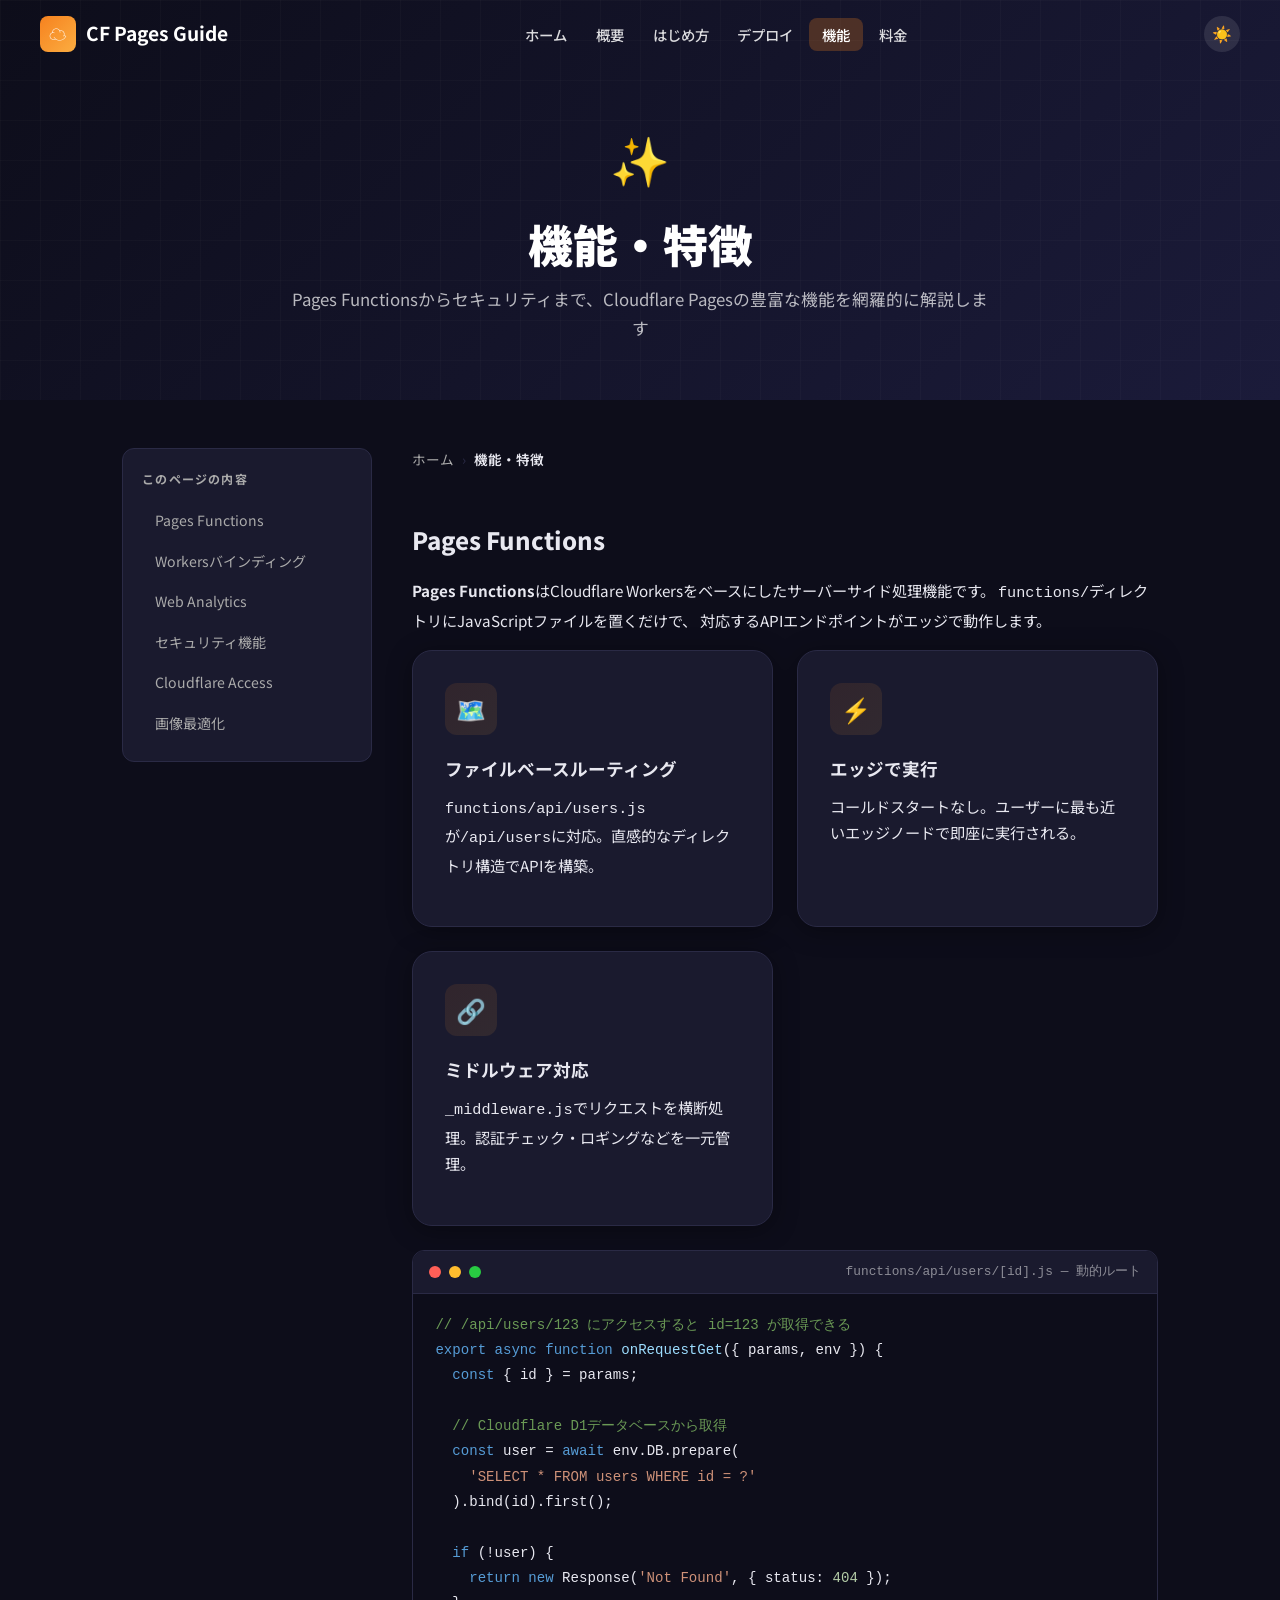
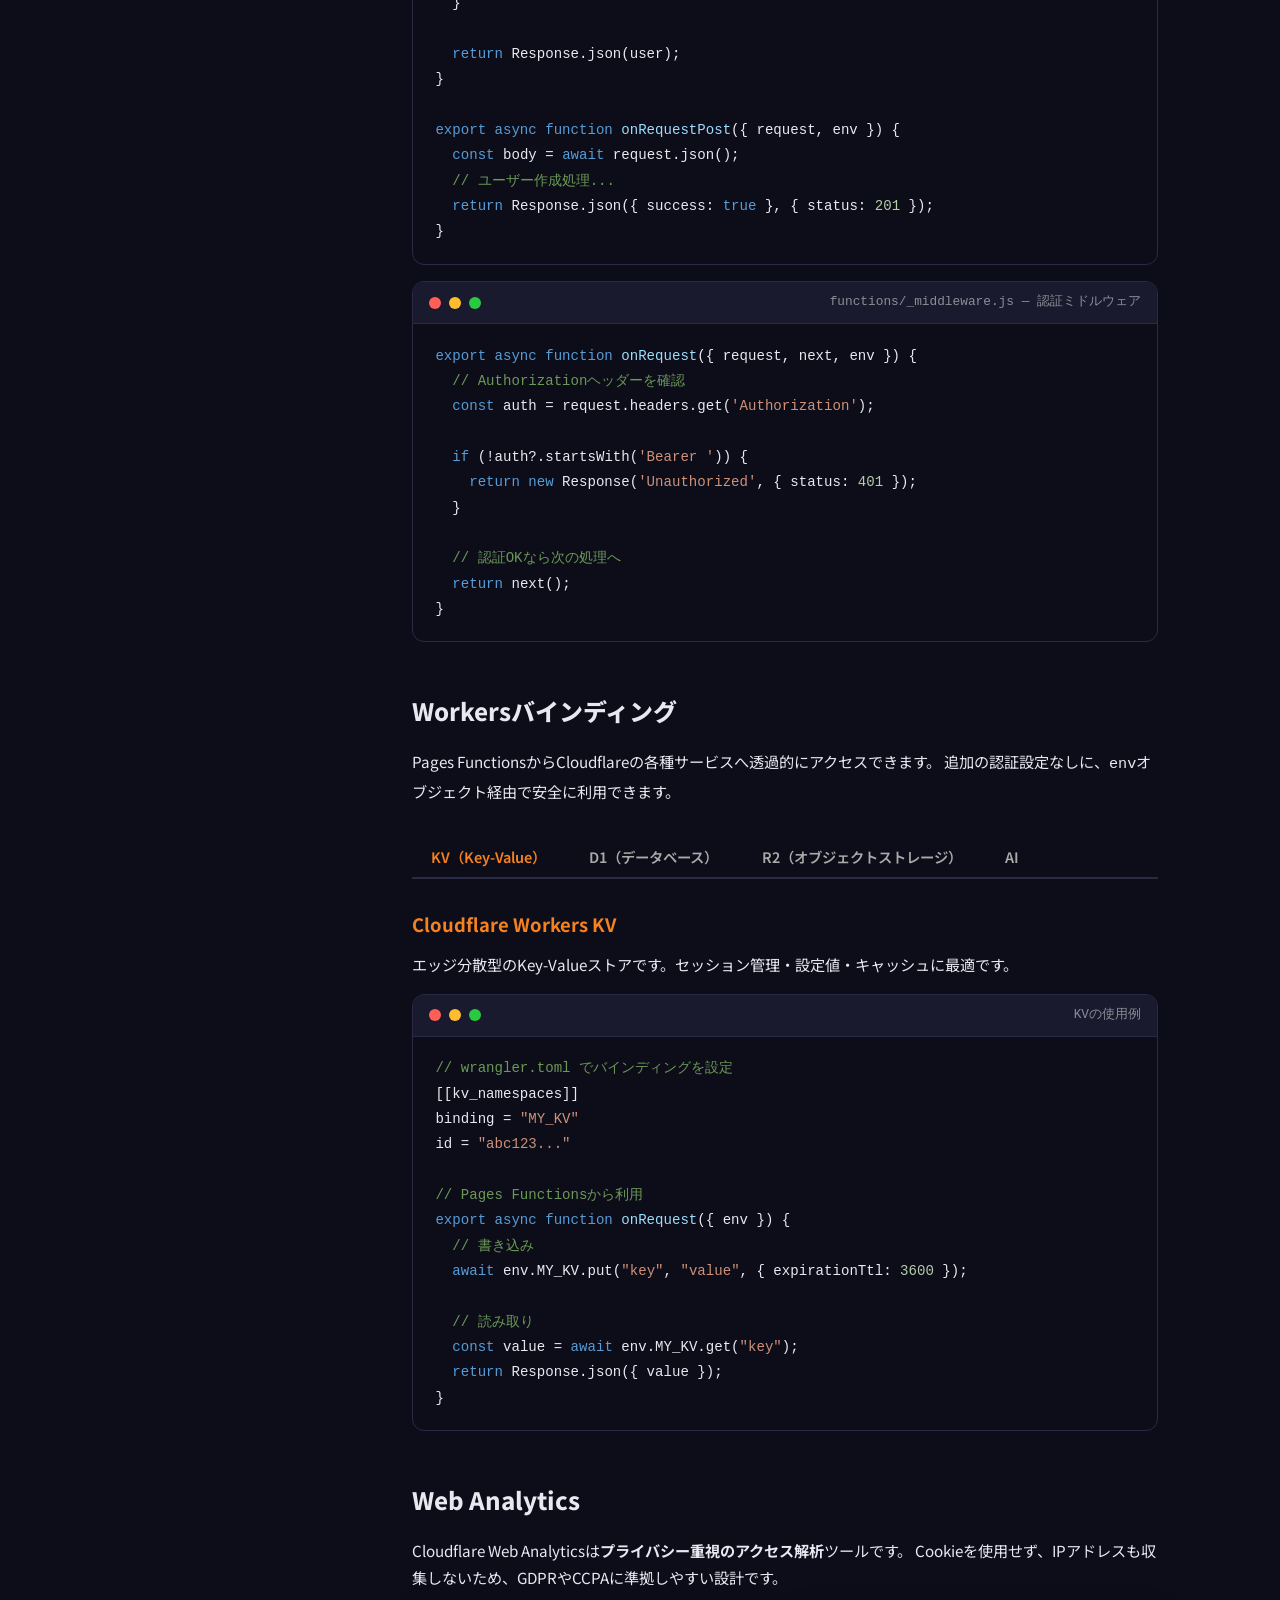
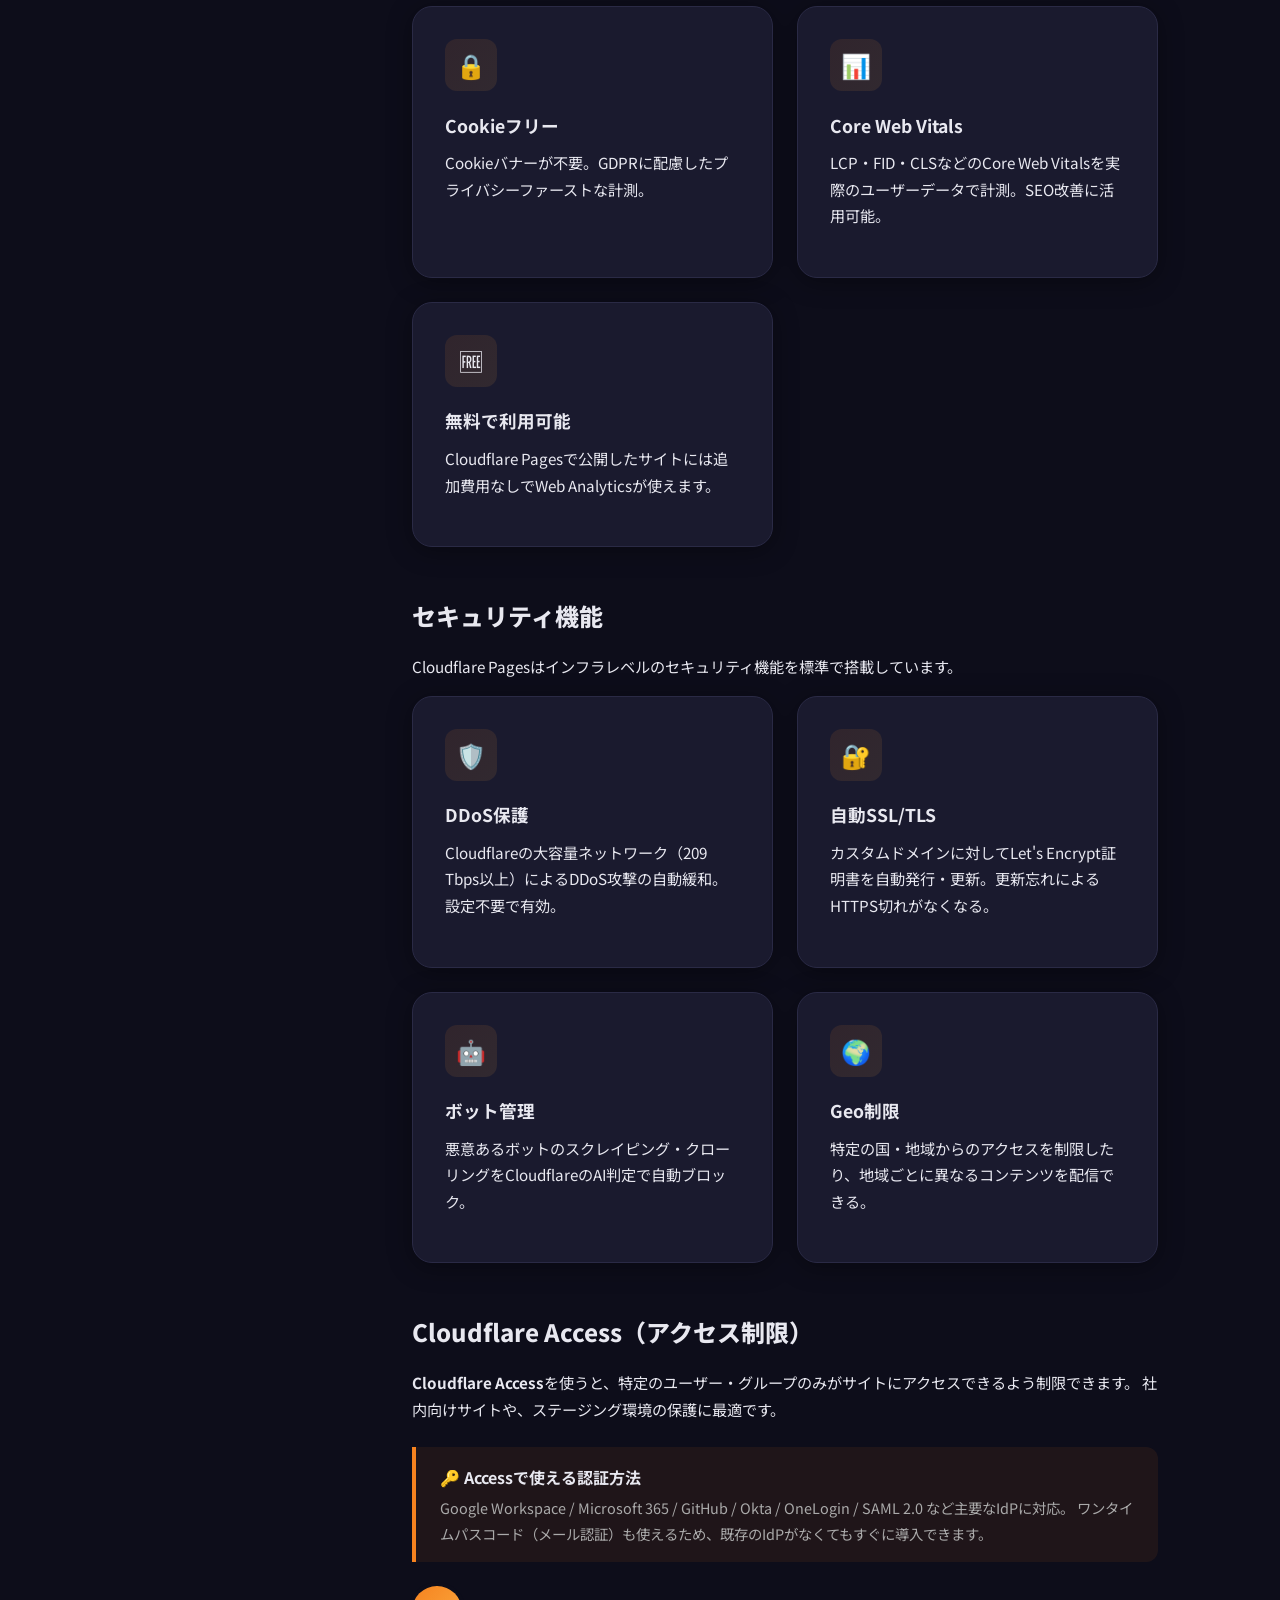
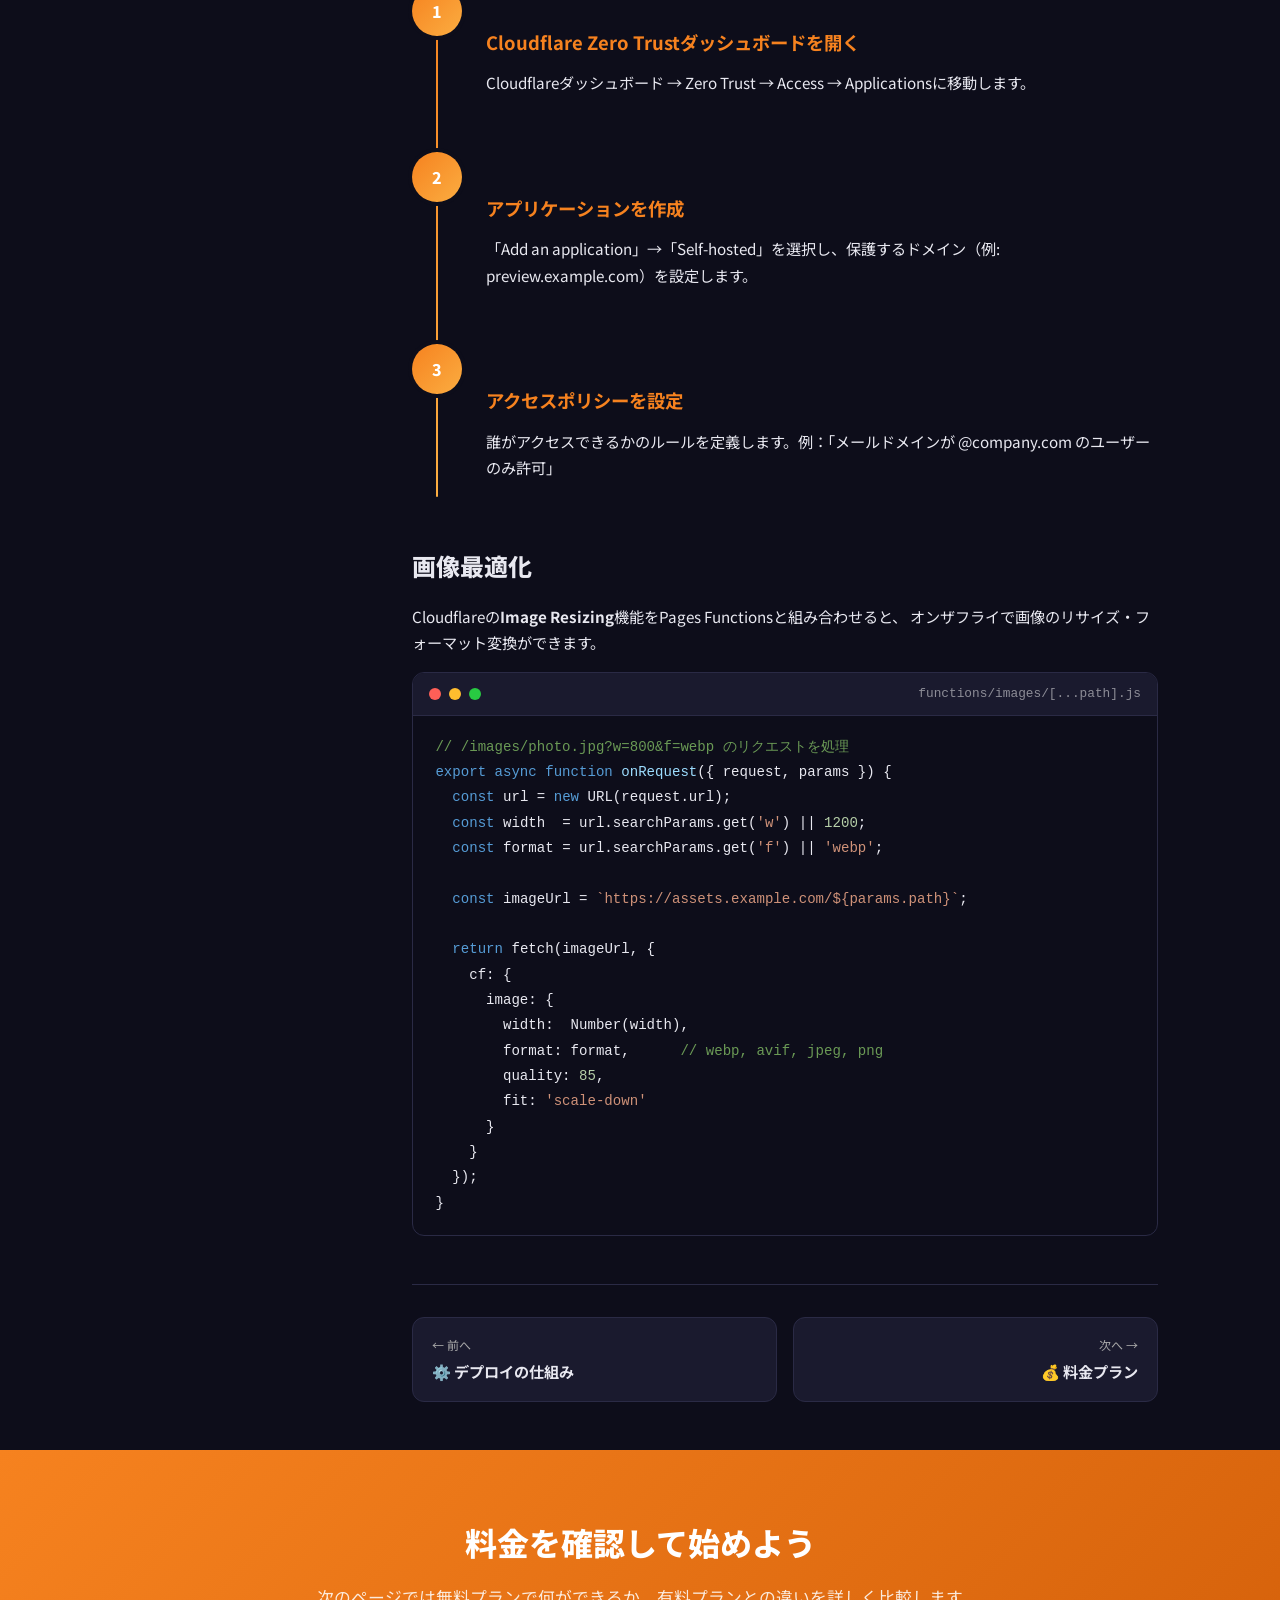
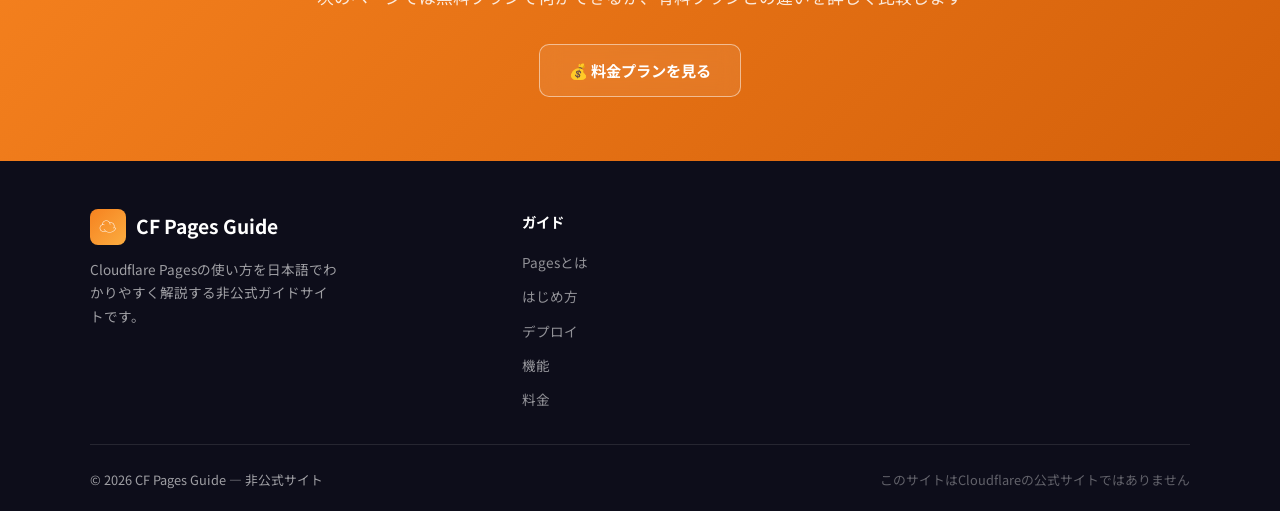
<file: pages/features.html>
<!DOCTYPE html>
<html lang="ja" data-theme="dark">
<head>
  <meta charset="UTF-8">
  <meta name="viewport" content="width=device-width, initial-scale=1.0">
  <title>機能・特徴 — CF Pages Guide</title>
  <meta name="description" content="Cloudflare PagesのFunctions・Analytics・KV・D1・R2など豊富な機能を詳しく解説">
  <link rel="preconnect" href="https://fonts.googleapis.com">
  <link rel="preconnect" href="https://fonts.gstatic.com" crossorigin>
  <link href="https://fonts.googleapis.com/css2?family=Noto+Sans+JP:wght@400;500;700;900&display=swap" rel="stylesheet">
  <link rel="stylesheet" href="../css/style.css">
</head>
<body>

<div id="progress-bar"></div>

<nav class="navbar">
  <div class="navbar-inner">
    <a href="../index.html" class="logo"><div class="logo-icon">☁️</div>CF Pages Guide</a>
    <ul class="nav-links">
      <li><a href="../index.html">ホーム</a></li>
      <li><a href="what-is.html">概要</a></li>
      <li><a href="getting-started.html">はじめ方</a></li>
      <li><a href="deployment.html">デプロイ</a></li>
      <li><a href="features.html">機能</a></li>
      <li><a href="pricing.html">料金</a></li>
    </ul>
    <div class="nav-actions">
      <button class="theme-toggle" title="テーマ切替">☀️</button>
      <button class="hamburger" aria-label="メニュー"><span></span><span></span><span></span></button>
    </div>
  </div>
</nav>

<div class="mobile-nav">
  <a href="../index.html">🏠 ホーム</a>
  <a href="what-is.html">📖 Cloudflare Pagesとは</a>
  <a href="getting-started.html">🚀 はじめ方・セットアップ</a>
  <a href="deployment.html">⚙️ デプロイの仕組み</a>
  <a href="features.html">✨ 機能・特徴</a>
  <a href="pricing.html">💰 料金プラン</a>
</div>

<div class="page-hero">
  <div class="page-hero-inner">
    <span class="page-hero-icon">✨</span>
    <h1>機能・特徴</h1>
    <p>Pages Functionsからセキュリティまで、Cloudflare Pagesの豊富な機能を網羅的に解説します</p>
  </div>
</div>

<div class="content-layout">
  <aside class="sidebar">
    <nav class="sidebar-nav">
      <div class="sidebar-title">このページの内容</div>
      <ul class="sidebar-links">
        <li><a href="#functions">Pages Functions</a></li>
        <li><a href="#bindings">Workersバインディング</a></li>
        <li><a href="#analytics">Web Analytics</a></li>
        <li><a href="#security">セキュリティ機能</a></li>
        <li><a href="#access">Cloudflare Access</a></li>
        <li><a href="#image">画像最適化</a></li>
      </ul>
    </nav>
  </aside>

  <main class="main-content">
    <div class="breadcrumb">
      <a href="../index.html">ホーム</a>
      <span class="breadcrumb-sep">›</span>
      <span class="breadcrumb-current">機能・特徴</span>
    </div>

    <h2 id="functions" class="reveal">Pages Functions</h2>
    <p class="reveal">
      <strong>Pages Functions</strong>はCloudflare Workersをベースにしたサーバーサイド処理機能です。
      <code>functions/</code>ディレクトリにJavaScriptファイルを置くだけで、
      対応するAPIエンドポイントがエッジで動作します。
    </p>

    <div class="overview-grid stagger">
      <div class="overview-card">
        <div class="card-icon">🗺️</div>
        <div class="card-title">ファイルベースルーティング</div>
        <p class="card-desc"><code>functions/api/users.js</code>が<code>/api/users</code>に対応。直感的なディレクトリ構造でAPIを構築。</p>
      </div>
      <div class="overview-card">
        <div class="card-icon">⚡</div>
        <div class="card-title">エッジで実行</div>
        <p class="card-desc">コールドスタートなし。ユーザーに最も近いエッジノードで即座に実行される。</p>
      </div>
      <div class="overview-card">
        <div class="card-icon">🔗</div>
        <div class="card-title">ミドルウェア対応</div>
        <p class="card-desc"><code>_middleware.js</code>でリクエストを横断処理。認証チェック・ロギングなどを一元管理。</p>
      </div>
    </div>

    <div class="code-block reveal" style="margin-top:1.5rem;">
      <div class="code-header">
        <div class="code-dot"></div><div class="code-dot"></div><div class="code-dot"></div>
        <span class="code-filename">functions/api/users/[id].js — 動的ルート</span>
      </div>
      <div class="code-body">
<pre><span class="c-comment">// /api/users/123 にアクセスすると id=123 が取得できる</span>
<span class="c-keyword">export async function</span> <span class="c-prop">onRequestGet</span>({ params, env }) {
  <span class="c-keyword">const</span> { id } = params;

  <span class="c-comment">// Cloudflare D1データベースから取得</span>
  <span class="c-keyword">const</span> user = <span class="c-keyword">await</span> env.DB.prepare(
    <span class="c-string">'SELECT * FROM users WHERE id = ?'</span>
  ).bind(id).first();

  <span class="c-keyword">if</span> (!user) {
    <span class="c-keyword">return new</span> Response(<span class="c-string">'Not Found'</span>, { status: <span class="c-value">404</span> });
  }

  <span class="c-keyword">return</span> Response.json(user);
}

<span class="c-keyword">export async function</span> <span class="c-prop">onRequestPost</span>({ request, env }) {
  <span class="c-keyword">const</span> body = <span class="c-keyword">await</span> request.json();
  <span class="c-comment">// ユーザー作成処理...</span>
  <span class="c-keyword">return</span> Response.json({ success: <span class="c-keyword">true</span> }, { status: <span class="c-value">201</span> });
}</pre>
      </div>
    </div>

    <div class="code-block reveal" style="margin-top:1rem;">
      <div class="code-header">
        <div class="code-dot"></div><div class="code-dot"></div><div class="code-dot"></div>
        <span class="code-filename">functions/_middleware.js — 認証ミドルウェア</span>
      </div>
      <div class="code-body">
<pre><span class="c-keyword">export async function</span> <span class="c-prop">onRequest</span>({ request, next, env }) {
  <span class="c-comment">// Authorizationヘッダーを確認</span>
  <span class="c-keyword">const</span> auth = request.headers.get(<span class="c-string">'Authorization'</span>);

  <span class="c-keyword">if</span> (!auth?.startsWith(<span class="c-string">'Bearer '</span>)) {
    <span class="c-keyword">return new</span> Response(<span class="c-string">'Unauthorized'</span>, { status: <span class="c-value">401</span> });
  }

  <span class="c-comment">// 認証OKなら次の処理へ</span>
  <span class="c-keyword">return</span> next();
}</pre>
      </div>
    </div>

    <h2 id="bindings" class="reveal">Workersバインディング</h2>
    <p class="reveal">
      Pages FunctionsからCloudflareの各種サービスへ透過的にアクセスできます。
      追加の認証設定なしに、<code>env</code>オブジェクト経由で安全に利用できます。
    </p>

    <div class="tabs reveal">
      <div class="tab-list">
        <button class="tab-btn active">KV（Key-Value）</button>
        <button class="tab-btn">D1（データベース）</button>
        <button class="tab-btn">R2（オブジェクトストレージ）</button>
        <button class="tab-btn">AI</button>
      </div>
      <div class="tab-panel active">
        <h3>Cloudflare Workers KV</h3>
        <p>エッジ分散型のKey-Valueストアです。セッション管理・設定値・キャッシュに最適です。</p>
        <div class="code-block" style="margin-top:1rem;">
          <div class="code-header">
            <div class="code-dot"></div><div class="code-dot"></div><div class="code-dot"></div>
            <span class="code-filename">KVの使用例</span>
          </div>
          <div class="code-body">
<pre><span class="c-comment">// wrangler.toml でバインディングを設定</span>
[[kv_namespaces]]
binding = <span class="c-string">"MY_KV"</span>
id = <span class="c-string">"abc123..."</span>

<span class="c-comment">// Pages Functionsから利用</span>
<span class="c-keyword">export async function</span> <span class="c-prop">onRequest</span>({ env }) {
  <span class="c-comment">// 書き込み</span>
  <span class="c-keyword">await</span> env.MY_KV.put(<span class="c-string">"key"</span>, <span class="c-string">"value"</span>, { expirationTtl: <span class="c-value">3600</span> });

  <span class="c-comment">// 読み取り</span>
  <span class="c-keyword">const</span> value = <span class="c-keyword">await</span> env.MY_KV.get(<span class="c-string">"key"</span>);
  <span class="c-keyword">return</span> Response.json({ value });
}</pre>
          </div>
        </div>
      </div>
      <div class="tab-panel">
        <h3>Cloudflare D1</h3>
        <p>SQLiteをベースにしたサーバーレスデータベースです。標準SQLで使えます。</p>
        <div class="code-block" style="margin-top:1rem;">
          <div class="code-header">
            <div class="code-dot"></div><div class="code-dot"></div><div class="code-dot"></div>
            <span class="code-filename">D1の使用例</span>
          </div>
          <div class="code-body">
<pre><span class="c-comment">// wrangler.toml</span>
[[d1_databases]]
binding = <span class="c-string">"DB"</span>
database_name = <span class="c-string">"my-database"</span>
database_id = <span class="c-string">"abc123..."</span>

<span class="c-comment">// SQLクエリを実行</span>
<span class="c-keyword">export async function</span> <span class="c-prop">onRequest</span>({ env }) {
  <span class="c-keyword">const</span> { results } = <span class="c-keyword">await</span> env.DB
    .prepare(<span class="c-string">"SELECT * FROM posts ORDER BY created_at DESC LIMIT 10"</span>)
    .all();

  <span class="c-keyword">return</span> Response.json(results);
}</pre>
          </div>
        </div>
      </div>
      <div class="tab-panel">
        <h3>Cloudflare R2</h3>
        <p>S3互換のオブジェクトストレージです。画像・動画・ファイルの保存に。</p>
        <div class="code-block" style="margin-top:1rem;">
          <div class="code-header">
            <div class="code-dot"></div><div class="code-dot"></div><div class="code-dot"></div>
            <span class="code-filename">R2の使用例</span>
          </div>
          <div class="code-body">
<pre><span class="c-comment">// ファイルをR2にアップロード</span>
<span class="c-keyword">export async function</span> <span class="c-prop">onRequestPost</span>({ request, env }) {
  <span class="c-keyword">const</span> formData = <span class="c-keyword">await</span> request.formData();
  <span class="c-keyword">const</span> file = formData.get(<span class="c-string">'file'</span>);

  <span class="c-keyword">await</span> env.MY_BUCKET.put(
    file.name,
    file.stream(),
    { httpMetadata: { contentType: file.type } }
  );

  <span class="c-keyword">return</span> Response.json({ success: <span class="c-keyword">true</span> });
}</pre>
          </div>
        </div>
      </div>
      <div class="tab-panel">
        <h3>Cloudflare Workers AI</h3>
        <p>エッジで動作するAI推論エンジンです。LLM・画像生成・翻訳などが利用可能です。</p>
        <div class="code-block" style="margin-top:1rem;">
          <div class="code-header">
            <div class="code-dot"></div><div class="code-dot"></div><div class="code-dot"></div>
            <span class="code-filename">Workers AIの使用例</span>
          </div>
          <div class="code-body">
<pre><span class="c-comment">// エッジでLLM推論を実行</span>
<span class="c-keyword">export async function</span> <span class="c-prop">onRequestPost</span>({ request, env }) {
  <span class="c-keyword">const</span> { prompt } = <span class="c-keyword">await</span> request.json();

  <span class="c-keyword">const</span> response = <span class="c-keyword">await</span> env.AI.run(
    <span class="c-string">'@cf/meta/llama-3-8b-instruct'</span>,
    { messages: [{ role: <span class="c-string">'user'</span>, content: prompt }] }
  );

  <span class="c-keyword">return</span> Response.json(response);
}</pre>
          </div>
        </div>
      </div>
    </div>

    <h2 id="analytics" class="reveal">Web Analytics</h2>
    <p class="reveal">
      Cloudflare Web Analyticsは<strong>プライバシー重視のアクセス解析</strong>ツールです。
      Cookieを使用せず、IPアドレスも収集しないため、GDPRやCCPAに準拠しやすい設計です。
    </p>

    <div class="overview-grid stagger">
      <div class="overview-card">
        <div class="card-icon">🔒</div>
        <div class="card-title">Cookieフリー</div>
        <p class="card-desc">Cookieバナーが不要。GDPRに配慮したプライバシーファーストな計測。</p>
      </div>
      <div class="overview-card">
        <div class="card-icon">📊</div>
        <div class="card-title">Core Web Vitals</div>
        <p class="card-desc">LCP・FID・CLSなどのCore Web Vitalsを実際のユーザーデータで計測。SEO改善に活用可能。</p>
      </div>
      <div class="overview-card">
        <div class="card-icon">🆓</div>
        <div class="card-title">無料で利用可能</div>
        <p class="card-desc">Cloudflare Pagesで公開したサイトには追加費用なしでWeb Analyticsが使えます。</p>
      </div>
    </div>

    <h2 id="security" class="reveal">セキュリティ機能</h2>
    <p class="reveal">
      Cloudflare Pagesはインフラレベルのセキュリティ機能を標準で搭載しています。
    </p>

    <div class="overview-grid stagger">
      <div class="overview-card">
        <div class="card-icon">🛡️</div>
        <div class="card-title">DDoS保護</div>
        <p class="card-desc">Cloudflareの大容量ネットワーク（209 Tbps以上）によるDDoS攻撃の自動緩和。設定不要で有効。</p>
      </div>
      <div class="overview-card">
        <div class="card-icon">🔐</div>
        <div class="card-title">自動SSL/TLS</div>
        <p class="card-desc">カスタムドメインに対してLet's Encrypt証明書を自動発行・更新。更新忘れによるHTTPS切れがなくなる。</p>
      </div>
      <div class="overview-card">
        <div class="card-icon">🤖</div>
        <div class="card-title">ボット管理</div>
        <p class="card-desc">悪意あるボットのスクレイピング・クローリングをCloudflareのAI判定で自動ブロック。</p>
      </div>
      <div class="overview-card">
        <div class="card-icon">🌍</div>
        <div class="card-title">Geo制限</div>
        <p class="card-desc">特定の国・地域からのアクセスを制限したり、地域ごとに異なるコンテンツを配信できる。</p>
      </div>
    </div>

    <h2 id="access" class="reveal">Cloudflare Access（アクセス制限）</h2>
    <p class="reveal">
      <strong>Cloudflare Access</strong>を使うと、特定のユーザー・グループのみがサイトにアクセスできるよう制限できます。
      社内向けサイトや、ステージング環境の保護に最適です。
    </p>

    <div class="info-box reveal">
      <div class="info-box-title">🔑 Accessで使える認証方法</div>
      <p style="margin:0; font-size:0.9rem; color:var(--text-light);">
        Google Workspace / Microsoft 365 / GitHub / Okta / OneLogin / SAML 2.0 など主要なIdPに対応。
        ワンタイムパスコード（メール認証）も使えるため、既存のIdPがなくてもすぐに導入できます。
      </p>
    </div>

    <div class="steps reveal" style="max-width:100%;">
      <div class="step">
        <div class="step-num">1</div>
        <div class="step-content">
          <h3>Cloudflare Zero Trustダッシュボードを開く</h3>
          <p>Cloudflareダッシュボード → Zero Trust → Access → Applicationsに移動します。</p>
        </div>
      </div>
      <div class="step">
        <div class="step-num">2</div>
        <div class="step-content">
          <h3>アプリケーションを作成</h3>
          <p>「Add an application」→「Self-hosted」を選択し、保護するドメイン（例: preview.example.com）を設定します。</p>
        </div>
      </div>
      <div class="step">
        <div class="step-num">3</div>
        <div class="step-content">
          <h3>アクセスポリシーを設定</h3>
          <p>誰がアクセスできるかのルールを定義します。例：「メールドメインが @company.com のユーザーのみ許可」</p>
        </div>
      </div>
    </div>

    <h2 id="image" class="reveal">画像最適化</h2>
    <p class="reveal">
      Cloudflareの<strong>Image Resizing</strong>機能をPages Functionsと組み合わせると、
      オンザフライで画像のリサイズ・フォーマット変換ができます。
    </p>

    <div class="code-block reveal">
      <div class="code-header">
        <div class="code-dot"></div><div class="code-dot"></div><div class="code-dot"></div>
        <span class="code-filename">functions/images/[...path].js</span>
      </div>
      <div class="code-body">
<pre><span class="c-comment">// /images/photo.jpg?w=800&f=webp のリクエストを処理</span>
<span class="c-keyword">export async function</span> <span class="c-prop">onRequest</span>({ request, params }) {
  <span class="c-keyword">const</span> url = <span class="c-keyword">new</span> URL(request.url);
  <span class="c-keyword">const</span> width  = url.searchParams.get(<span class="c-string">'w'</span>) || <span class="c-value">1200</span>;
  <span class="c-keyword">const</span> format = url.searchParams.get(<span class="c-string">'f'</span>) || <span class="c-string">'webp'</span>;

  <span class="c-keyword">const</span> imageUrl = <span class="c-string">`https://assets.example.com/${params.path}`</span>;

  <span class="c-keyword">return</span> fetch(imageUrl, {
    cf: {
      image: {
        width:  Number(width),
        format: format,      <span class="c-comment">// webp, avif, jpeg, png</span>
        quality: <span class="c-value">85</span>,
        fit: <span class="c-string">'scale-down'</span>
      }
    }
  });
}</pre>
      </div>
    </div>

    <div class="page-nav">
      <a href="deployment.html" class="page-nav-item">
        <div class="page-nav-label">← 前へ</div>
        <div class="page-nav-title">⚙️ デプロイの仕組み</div>
      </a>
      <a href="pricing.html" class="page-nav-item next">
        <div class="page-nav-label">次へ →</div>
        <div class="page-nav-title">💰 料金プラン</div>
      </a>
    </div>
  </main>
</div>

<div class="cta-section reveal">
  <h2>料金を確認して始めよう</h2>
  <p>次のページでは無料プランで何ができるか、有料プランとの違いを詳しく比較します</p>
  <a href="pricing.html" class="btn btn-outline" style="border-color:rgba(255,255,255,0.5);">💰 料金プランを見る</a>
</div>

<footer>
  <div class="footer-inner">
    <div class="footer-grid">
      <div class="footer-brand">
        <a href="../index.html" class="logo" style="color:#fff;"><div class="logo-icon">☁️</div>CF Pages Guide</a>
        <p>Cloudflare Pagesの使い方を日本語でわかりやすく解説する非公式ガイドサイトです。</p>
      </div>
      <div class="footer-col">
        <h4>ガイド</h4>
        <ul class="footer-links">
          <li><a href="what-is.html">Pagesとは</a></li>
          <li><a href="getting-started.html">はじめ方</a></li>
          <li><a href="deployment.html">デプロイ</a></li>
          <li><a href="features.html">機能</a></li>
          <li><a href="pricing.html">料金</a></li>
        </ul>
      </div>
    </div>
    <div class="footer-bottom">
      <span>© 2026 CF Pages Guide — 非公式サイト</span>
      <span class="footer-note">このサイトはCloudflareの公式サイトではありません</span>
    </div>
  </div>
</footer>

<button id="back-to-top" title="トップへ戻る">↑</button>
<script src="../js/main.js"></script>
</body>
</html>
</file>
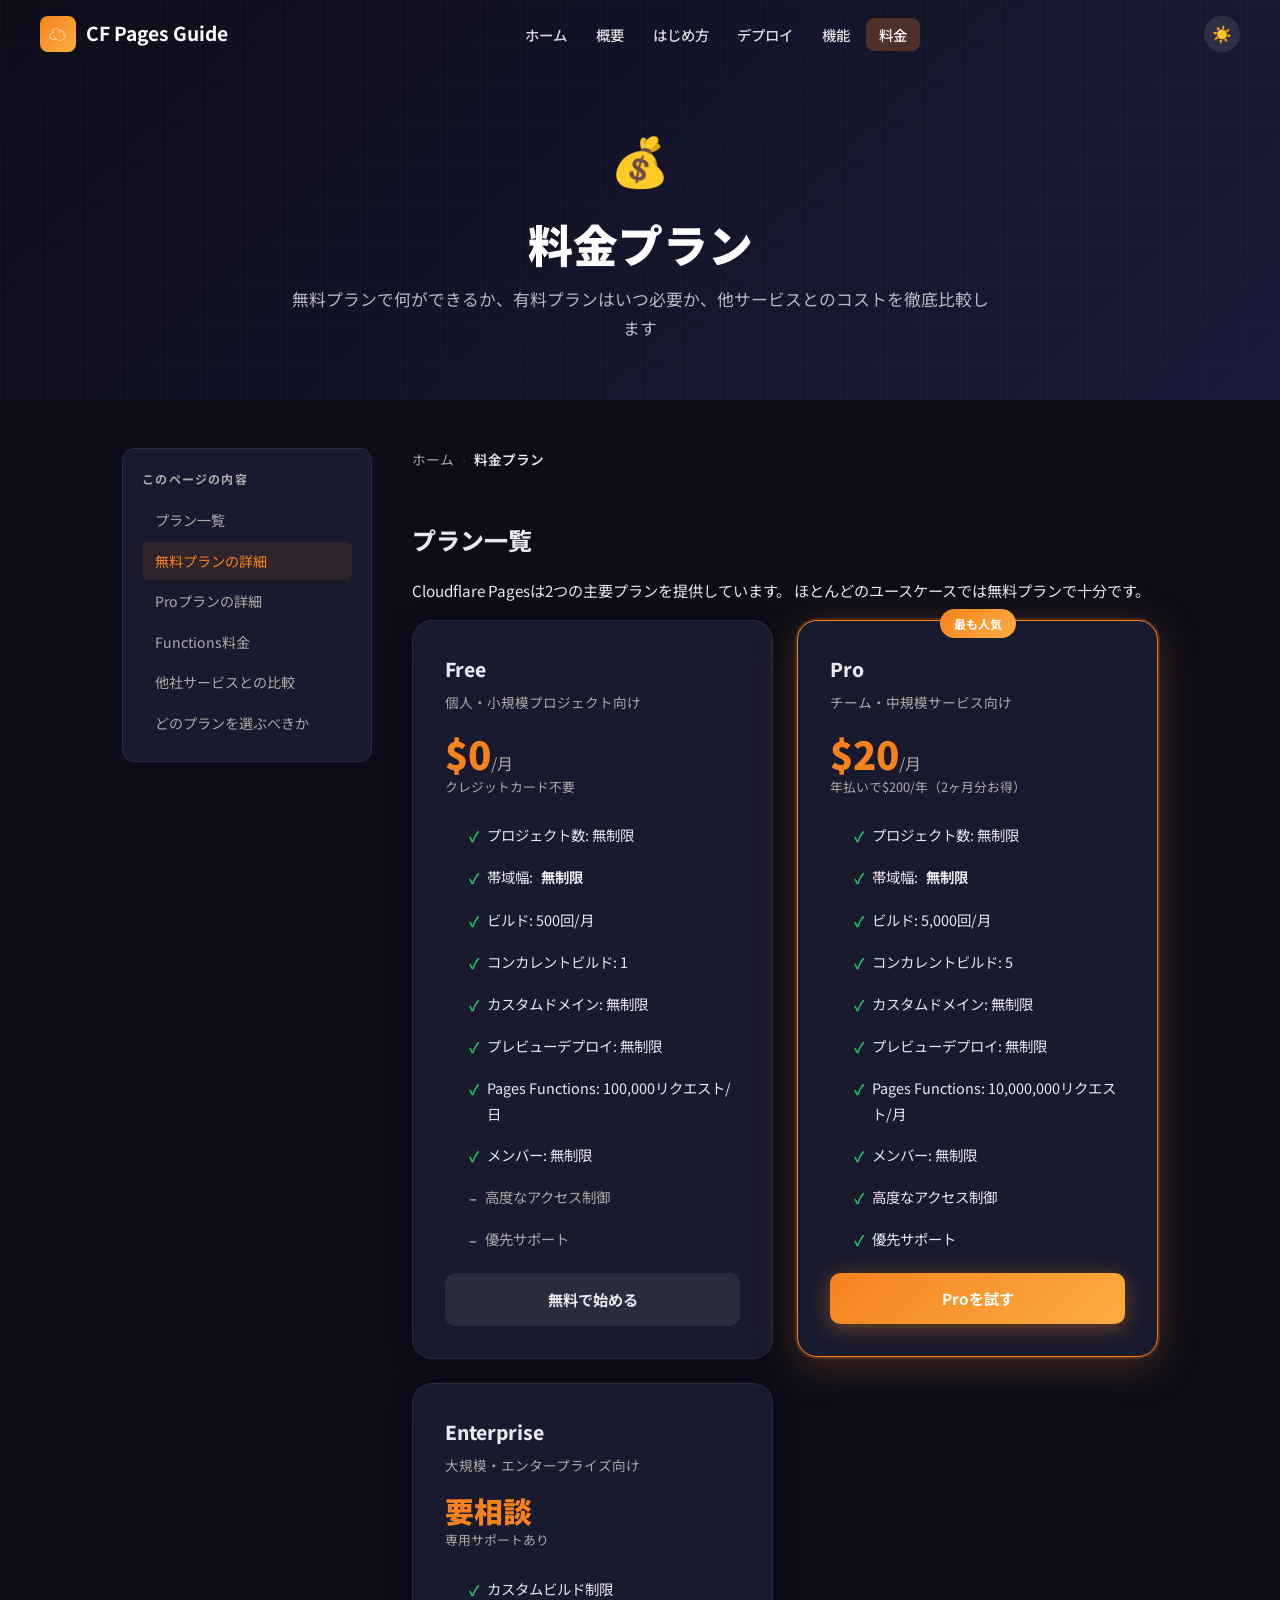
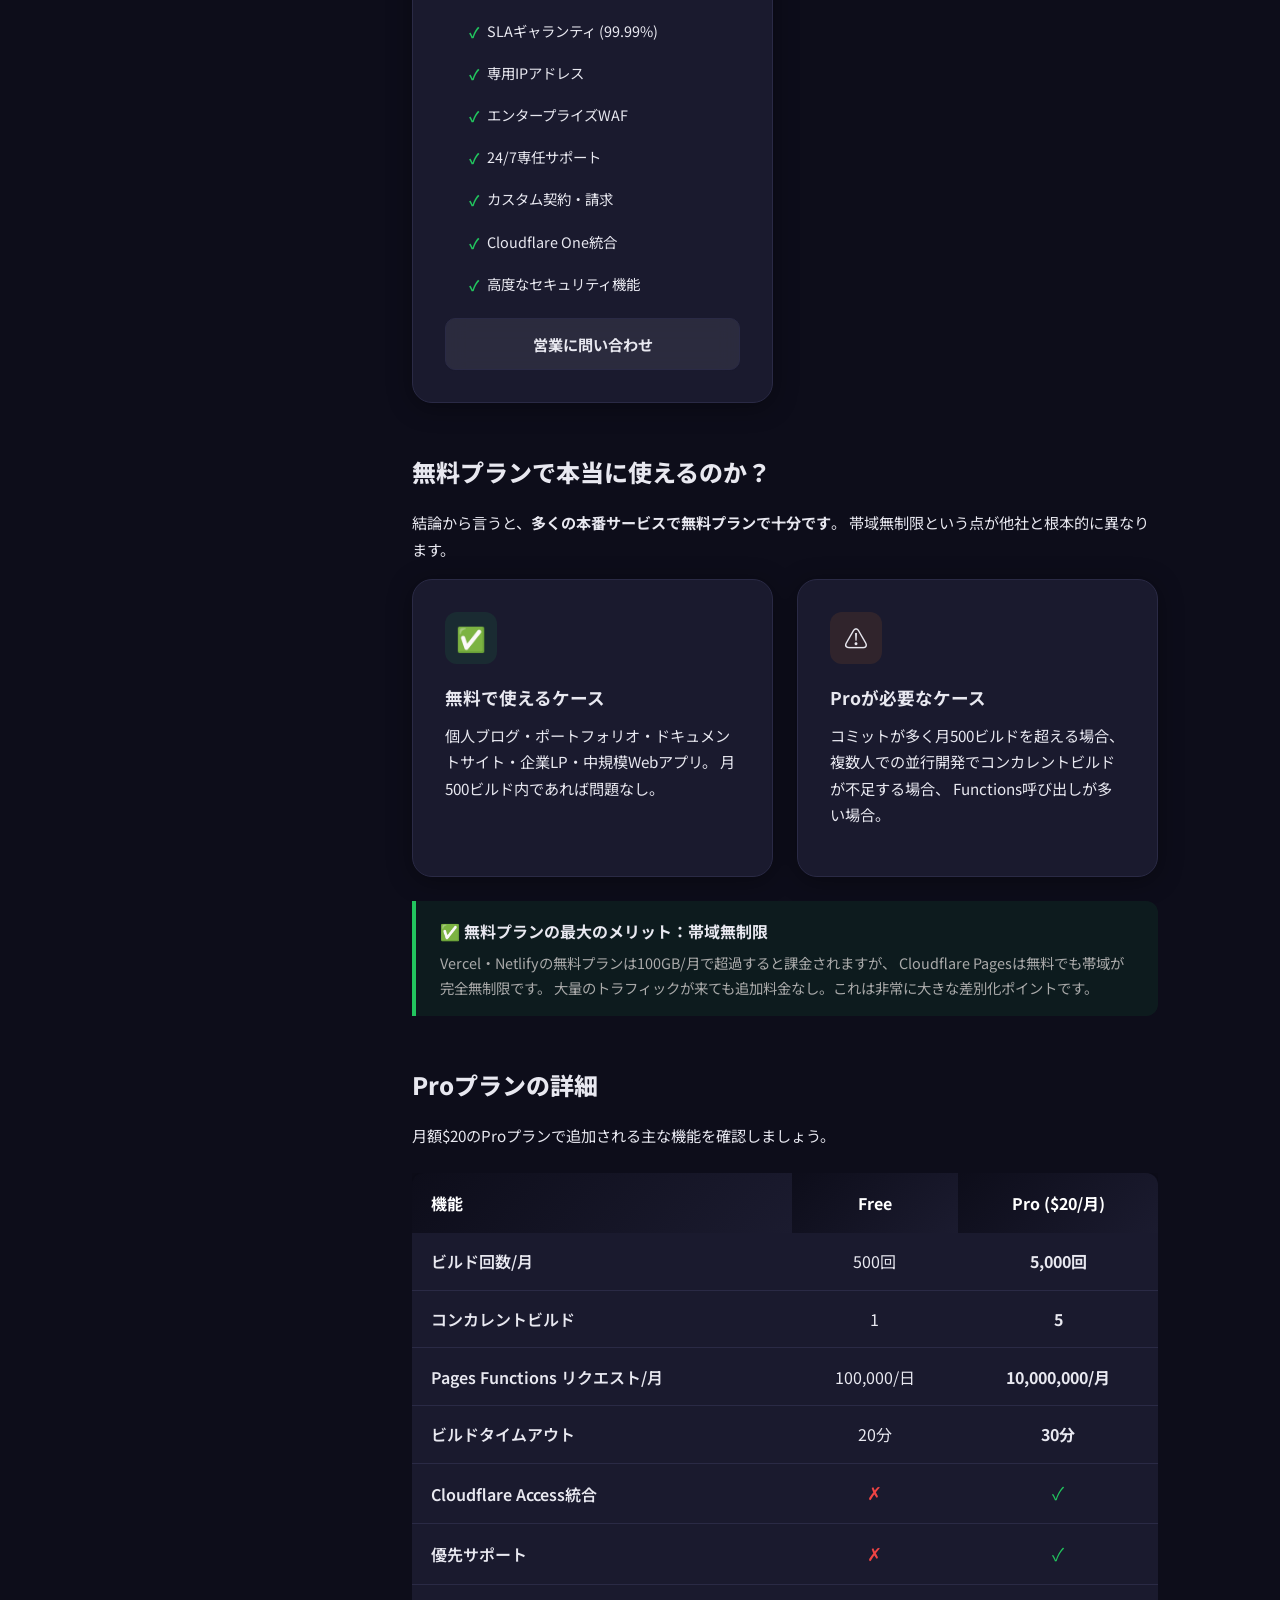
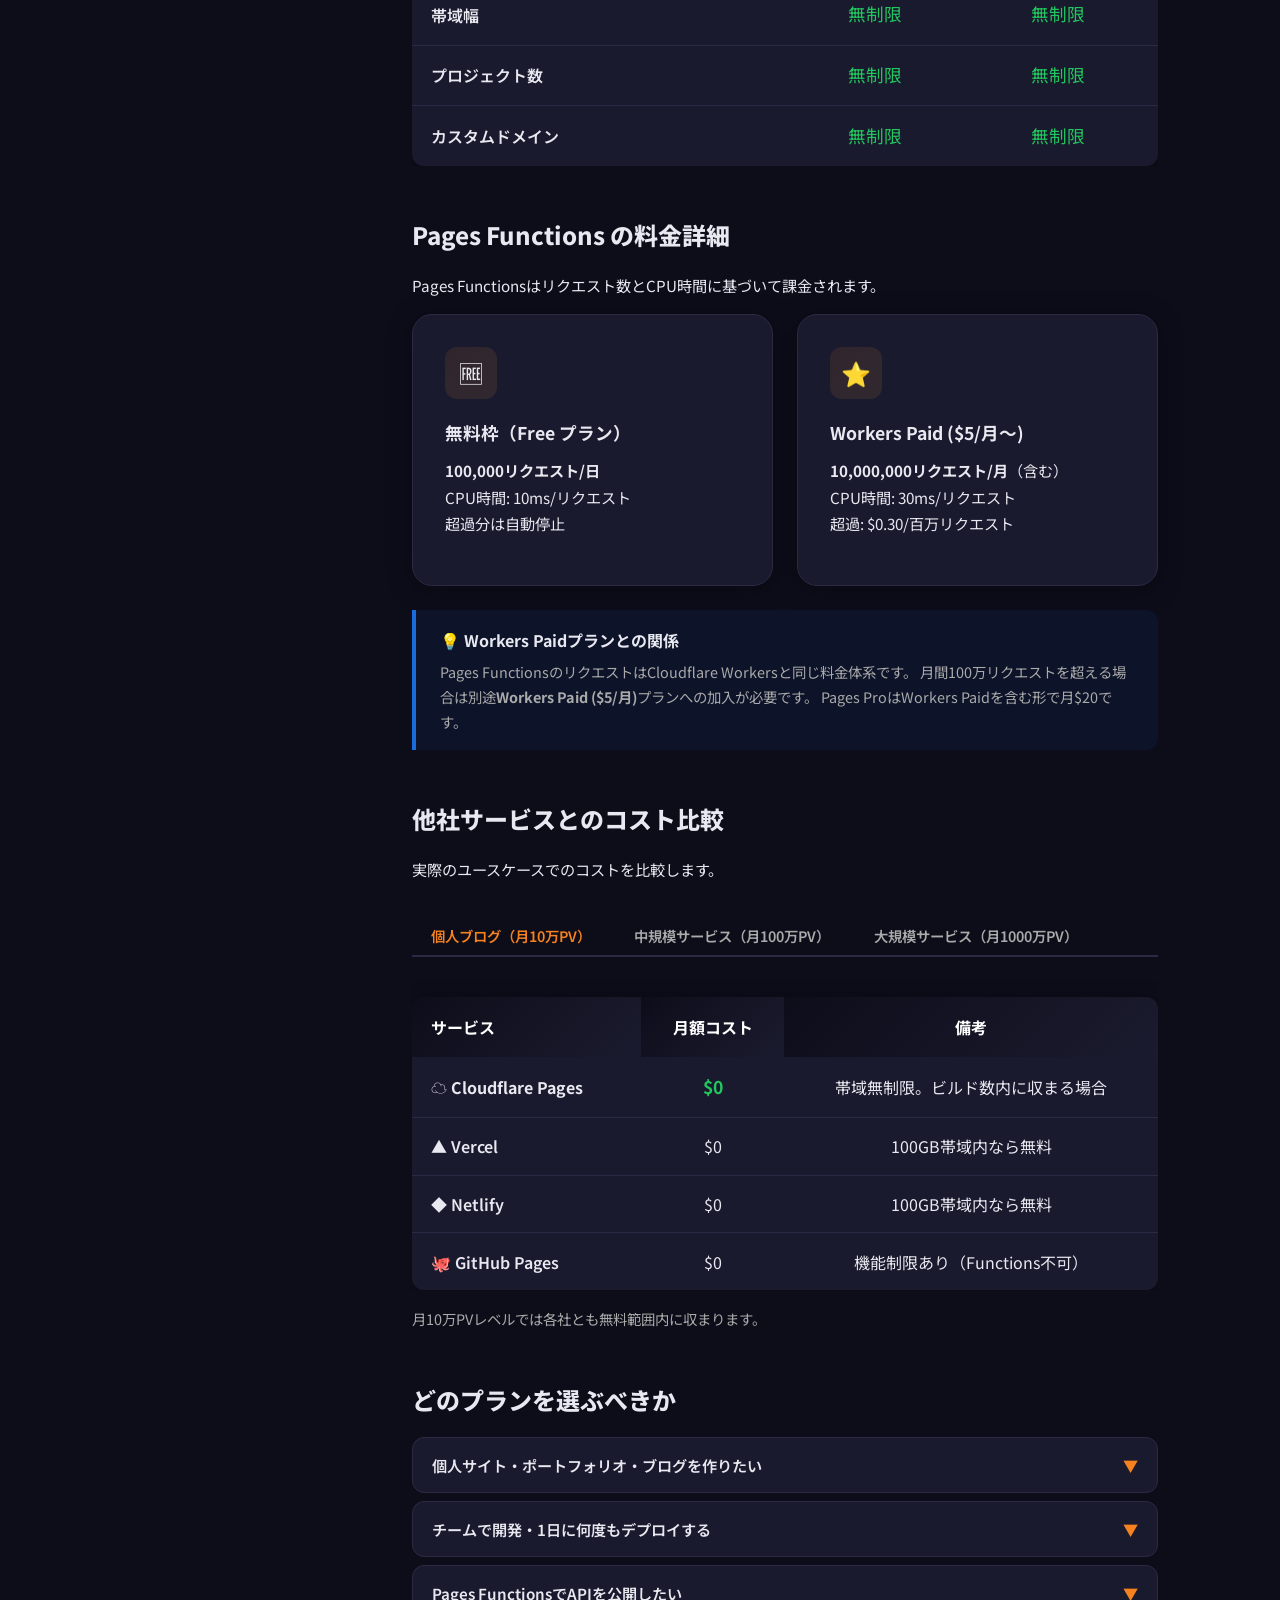
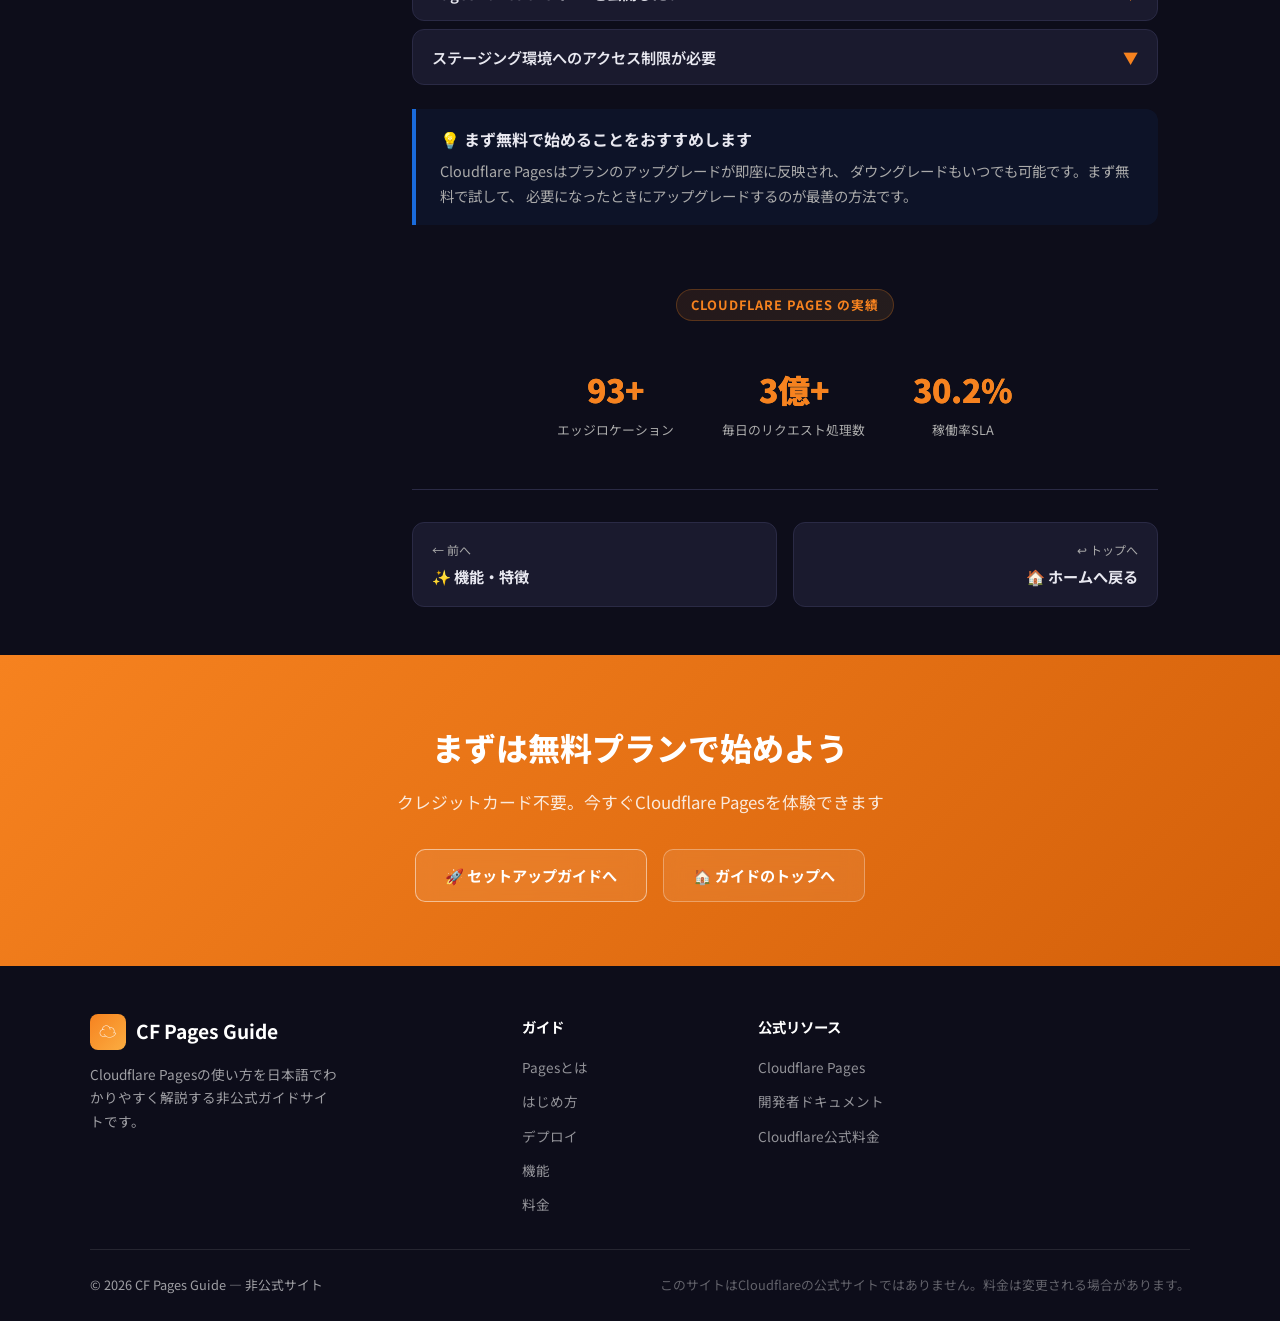
<file: pages/pricing.html>
<!DOCTYPE html>
<html lang="ja" data-theme="dark">
<head>
  <meta charset="UTF-8">
  <meta name="viewport" content="width=device-width, initial-scale=1.0">
  <title>料金プラン — CF Pages Guide</title>
  <meta name="description" content="Cloudflare Pagesの無料・Proプランの違いと、Vercel・Netlifyとのコスト比較を日本語で解説">
  <link rel="preconnect" href="https://fonts.googleapis.com">
  <link rel="preconnect" href="https://fonts.gstatic.com" crossorigin>
  <link href="https://fonts.googleapis.com/css2?family=Noto+Sans+JP:wght@400;500;700;900&display=swap" rel="stylesheet">
  <link rel="stylesheet" href="../css/style.css">
</head>
<body>

<div id="progress-bar"></div>

<nav class="navbar">
  <div class="navbar-inner">
    <a href="../index.html" class="logo"><div class="logo-icon">☁️</div>CF Pages Guide</a>
    <ul class="nav-links">
      <li><a href="../index.html">ホーム</a></li>
      <li><a href="what-is.html">概要</a></li>
      <li><a href="getting-started.html">はじめ方</a></li>
      <li><a href="deployment.html">デプロイ</a></li>
      <li><a href="features.html">機能</a></li>
      <li><a href="pricing.html">料金</a></li>
    </ul>
    <div class="nav-actions">
      <button class="theme-toggle" title="テーマ切替">☀️</button>
      <button class="hamburger" aria-label="メニュー"><span></span><span></span><span></span></button>
    </div>
  </div>
</nav>

<div class="mobile-nav">
  <a href="../index.html">🏠 ホーム</a>
  <a href="what-is.html">📖 Cloudflare Pagesとは</a>
  <a href="getting-started.html">🚀 はじめ方・セットアップ</a>
  <a href="deployment.html">⚙️ デプロイの仕組み</a>
  <a href="features.html">✨ 機能・特徴</a>
  <a href="pricing.html">💰 料金プラン</a>
</div>

<div class="page-hero">
  <div class="page-hero-inner">
    <span class="page-hero-icon">💰</span>
    <h1>料金プラン</h1>
    <p>無料プランで何ができるか、有料プランはいつ必要か、他サービスとのコストを徹底比較します</p>
  </div>
</div>

<div class="content-layout">
  <aside class="sidebar">
    <nav class="sidebar-nav">
      <div class="sidebar-title">このページの内容</div>
      <ul class="sidebar-links">
        <li><a href="#plans">プラン一覧</a></li>
        <li><a href="#free-details">無料プランの詳細</a></li>
        <li><a href="#pro-details">Proプランの詳細</a></li>
        <li><a href="#functions-pricing">Functions料金</a></li>
        <li><a href="#compare-services">他社サービスとの比較</a></li>
        <li><a href="#which-plan">どのプランを選ぶべきか</a></li>
      </ul>
    </nav>
  </aside>

  <main class="main-content">
    <div class="breadcrumb">
      <a href="../index.html">ホーム</a>
      <span class="breadcrumb-sep">›</span>
      <span class="breadcrumb-current">料金プラン</span>
    </div>

    <h2 id="plans" class="reveal">プラン一覧</h2>
    <p class="reveal">
      Cloudflare Pagesは2つの主要プランを提供しています。
      ほとんどのユースケースでは無料プランで十分です。
    </p>

    <div class="pricing-grid stagger" style="margin-bottom:2.5rem;">
      <!-- Free -->
      <div class="pricing-card">
        <div class="pricing-name">Free</div>
        <div class="pricing-desc">個人・小規模プロジェクト向け</div>
        <div class="pricing-price">$0<small>/月</small></div>
        <div class="pricing-period">クレジットカード不要</div>
        <ul class="pricing-features">
          <li>プロジェクト数: 無制限</li>
          <li>帯域幅: <strong>無制限</strong></li>
          <li>ビルド: 500回/月</li>
          <li>コンカレントビルド: 1</li>
          <li>カスタムドメイン: 無制限</li>
          <li>プレビューデプロイ: 無制限</li>
          <li>Pages Functions: 100,000リクエスト/日</li>
          <li>メンバー: 無制限</li>
          <li class="unavail">高度なアクセス制御</li>
          <li class="unavail">優先サポート</li>
        </ul>
        <a href="getting-started.html" class="btn btn-outline" style="width:100%; justify-content:center; border-color:var(--border); color:var(--text);">
          無料で始める
        </a>
      </div>

      <!-- Pro -->
      <div class="pricing-card featured">
        <div class="pricing-badge">最も人気</div>
        <div class="pricing-name">Pro</div>
        <div class="pricing-desc">チーム・中規模サービス向け</div>
        <div class="pricing-price">$20<small>/月</small></div>
        <div class="pricing-period">年払いで$200/年（2ヶ月分お得）</div>
        <ul class="pricing-features">
          <li>プロジェクト数: 無制限</li>
          <li>帯域幅: <strong>無制限</strong></li>
          <li>ビルド: 5,000回/月</li>
          <li>コンカレントビルド: 5</li>
          <li>カスタムドメイン: 無制限</li>
          <li>プレビューデプロイ: 無制限</li>
          <li>Pages Functions: 10,000,000リクエスト/月</li>
          <li>メンバー: 無制限</li>
          <li>高度なアクセス制御</li>
          <li>優先サポート</li>
        </ul>
        <a href="getting-started.html" class="btn btn-primary" style="width:100%; justify-content:center;">
          Proを試す
        </a>
      </div>

      <!-- Enterprise -->
      <div class="pricing-card">
        <div class="pricing-name">Enterprise</div>
        <div class="pricing-desc">大規模・エンタープライズ向け</div>
        <div class="pricing-price" style="font-size:1.8rem;">要相談</div>
        <div class="pricing-period">専用サポートあり</div>
        <ul class="pricing-features">
          <li>カスタムビルド制限</li>
          <li>SLAギャランティ (99.99%)</li>
          <li>専用IPアドレス</li>
          <li>エンタープライズWAF</li>
          <li>24/7専任サポート</li>
          <li>カスタム契約・請求</li>
          <li>Cloudflare One統合</li>
          <li>高度なセキュリティ機能</li>
        </ul>
        <a href="#" class="btn btn-outline" style="width:100%; justify-content:center; border-color:var(--border); color:var(--text);">
          営業に問い合わせ
        </a>
      </div>
    </div>

    <h2 id="free-details" class="reveal">無料プランで本当に使えるのか？</h2>
    <p class="reveal">
      結論から言うと、<strong>多くの本番サービスで無料プランで十分です</strong>。
      帯域無制限という点が他社と根本的に異なります。
    </p>

    <div class="overview-grid stagger">
      <div class="overview-card">
        <div class="card-icon" style="background:rgba(34,197,94,0.1);">✅</div>
        <div class="card-title">無料で使えるケース</div>
        <p class="card-desc">
          個人ブログ・ポートフォリオ・ドキュメントサイト・企業LP・中規模Webアプリ。
          月500ビルド内であれば問題なし。
        </p>
      </div>
      <div class="overview-card">
        <div class="card-icon" style="background:rgba(246,130,31,0.1);">⚠️</div>
        <div class="card-title">Proが必要なケース</div>
        <p class="card-desc">
          コミットが多く月500ビルドを超える場合、複数人での並行開発でコンカレントビルドが不足する場合、
          Functions呼び出しが多い場合。
        </p>
      </div>
    </div>

    <div class="info-box green reveal">
      <div class="info-box-title">✅ 無料プランの最大のメリット：帯域無制限</div>
      <p style="margin:0; font-size:0.9rem; color:var(--text-light);">
        Vercel・Netlifyの無料プランは100GB/月で超過すると課金されますが、
        Cloudflare Pagesは無料でも帯域が完全無制限です。
        大量のトラフィックが来ても追加料金なし。これは非常に大きな差別化ポイントです。
      </p>
    </div>

    <h2 id="pro-details" class="reveal">Proプランの詳細</h2>
    <p class="reveal">月額$20のProプランで追加される主な機能を確認しましょう。</p>

    <div class="reveal" style="overflow-x:auto; margin:1.5rem 0;">
      <table class="compare-table">
        <thead>
          <tr>
            <th>機能</th>
            <th>Free</th>
            <th>Pro ($20/月)</th>
          </tr>
        </thead>
        <tbody>
          <tr>
            <td>ビルド回数/月</td>
            <td>500回</td>
            <td><strong>5,000回</strong></td>
          </tr>
          <tr>
            <td>コンカレントビルド</td>
            <td>1</td>
            <td><strong>5</strong></td>
          </tr>
          <tr>
            <td>Pages Functions リクエスト/月</td>
            <td>100,000/日</td>
            <td><strong>10,000,000/月</strong></td>
          </tr>
          <tr>
            <td>ビルドタイムアウト</td>
            <td>20分</td>
            <td><strong>30分</strong></td>
          </tr>
          <tr>
            <td>Cloudflare Access統合</td>
            <td><span class="cross">✗</span></td>
            <td><span class="check">✓</span></td>
          </tr>
          <tr>
            <td>優先サポート</td>
            <td><span class="cross">✗</span></td>
            <td><span class="check">✓</span></td>
          </tr>
          <tr>
            <td>帯域幅</td>
            <td><span class="check">無制限</span></td>
            <td><span class="check">無制限</span></td>
          </tr>
          <tr>
            <td>プロジェクト数</td>
            <td><span class="check">無制限</span></td>
            <td><span class="check">無制限</span></td>
          </tr>
          <tr>
            <td>カスタムドメイン</td>
            <td><span class="check">無制限</span></td>
            <td><span class="check">無制限</span></td>
          </tr>
        </tbody>
      </table>
    </div>

    <h2 id="functions-pricing" class="reveal">Pages Functions の料金詳細</h2>
    <p class="reveal">
      Pages Functionsはリクエスト数とCPU時間に基づいて課金されます。
    </p>

    <div class="overview-grid stagger">
      <div class="overview-card">
        <div class="card-icon">🆓</div>
        <div class="card-title">無料枠（Free プラン）</div>
        <p class="card-desc">
          <strong>100,000リクエスト/日</strong><br>
          CPU時間: 10ms/リクエスト<br>
          超過分は自動停止
        </p>
      </div>
      <div class="overview-card">
        <div class="card-icon">⭐</div>
        <div class="card-title">Workers Paid ($5/月〜)</div>
        <p class="card-desc">
          <strong>10,000,000リクエスト/月</strong>（含む）<br>
          CPU時間: 30ms/リクエスト<br>
          超過: $0.30/百万リクエスト
        </p>
      </div>
    </div>

    <div class="info-box blue reveal">
      <div class="info-box-title">💡 Workers Paidプランとの関係</div>
      <p style="margin:0; font-size:0.9rem; color:var(--text-light);">
        Pages FunctionsのリクエストはCloudflare Workersと同じ料金体系です。
        月間100万リクエストを超える場合は別途<strong>Workers Paid ($5/月)</strong>プランへの加入が必要です。
        Pages ProはWorkers Paidを含む形で月$20です。
      </p>
    </div>

    <h2 id="compare-services" class="reveal">他社サービスとのコスト比較</h2>
    <p class="reveal">実際のユースケースでのコストを比較します。</p>

    <div class="tabs reveal">
      <div class="tab-list">
        <button class="tab-btn active">個人ブログ（月10万PV）</button>
        <button class="tab-btn">中規模サービス（月100万PV）</button>
        <button class="tab-btn">大規模サービス（月1000万PV）</button>
      </div>
      <div class="tab-panel active">
        <div style="overflow-x:auto;">
          <table class="compare-table" style="margin-top:1rem;">
            <thead>
              <tr>
                <th>サービス</th>
                <th>月額コスト</th>
                <th>備考</th>
              </tr>
            </thead>
            <tbody>
              <tr>
                <td><strong>☁️ Cloudflare Pages</strong></td>
                <td><strong class="check">$0</strong></td>
                <td>帯域無制限。ビルド数内に収まる場合</td>
              </tr>
              <tr>
                <td>▲ Vercel</td>
                <td>$0</td>
                <td>100GB帯域内なら無料</td>
              </tr>
              <tr>
                <td>◆ Netlify</td>
                <td>$0</td>
                <td>100GB帯域内なら無料</td>
              </tr>
              <tr>
                <td>🐙 GitHub Pages</td>
                <td>$0</td>
                <td>機能制限あり（Functions不可）</td>
              </tr>
            </tbody>
          </table>
        </div>
        <p style="margin-top:1rem; font-size:0.9rem; color:var(--text-light);">月10万PVレベルでは各社とも無料範囲内に収まります。</p>
      </div>
      <div class="tab-panel">
        <div style="overflow-x:auto;">
          <table class="compare-table" style="margin-top:1rem;">
            <thead>
              <tr>
                <th>サービス</th>
                <th>月額コスト（概算）</th>
                <th>備考</th>
              </tr>
            </thead>
            <tbody>
              <tr>
                <td><strong>☁️ Cloudflare Pages</strong></td>
                <td><strong class="check">$0〜$20</strong></td>
                <td>帯域無制限。ビルド数超過時のみProへ</td>
              </tr>
              <tr>
                <td>▲ Vercel</td>
                <td>$20〜$50</td>
                <td>Proプラン必須＋帯域超過課金の可能性</td>
              </tr>
              <tr>
                <td>◆ Netlify</td>
                <td>$19〜$60</td>
                <td>Starterプラン＋帯域超過課金</td>
              </tr>
              <tr>
                <td>🐙 GitHub Pages</td>
                <td>$0</td>
                <td>機能制限が大きく実用的でない場合も</td>
              </tr>
            </tbody>
          </table>
        </div>
        <p style="margin-top:1rem; font-size:0.9rem; color:var(--text-light);">月100万PV規模になるとCloudflareの帯域無制限が大きく効いてきます。</p>
      </div>
      <div class="tab-panel">
        <div style="overflow-x:auto;">
          <table class="compare-table" style="margin-top:1rem;">
            <thead>
              <tr>
                <th>サービス</th>
                <th>月額コスト（概算）</th>
                <th>備考</th>
              </tr>
            </thead>
            <tbody>
              <tr>
                <td><strong>☁️ Cloudflare Pages</strong></td>
                <td><strong class="check">$20〜</strong></td>
                <td>帯域無制限のため予測可能なコスト</td>
              </tr>
              <tr>
                <td>▲ Vercel</td>
                <td>$500〜$3,000+</td>
                <td>Enterprise/帯域超過で大幅増加</td>
              </tr>
              <tr>
                <td>◆ Netlify</td>
                <td>$200〜$2,000+</td>
                <td>Business プラン＋帯域超課金</td>
              </tr>
              <tr>
                <td>自前AWS/GCP</td>
                <td>$100〜$500+</td>
                <td>管理コスト・人件費別途</td>
              </tr>
            </tbody>
          </table>
        </div>
        <p style="margin-top:1rem; font-size:0.9rem; color:var(--text-light);">大規模になればなるほどCloudflareのコスト優位性が顕著になります。</p>
      </div>
    </div>

    <h2 id="which-plan" class="reveal">どのプランを選ぶべきか</h2>

    <div class="accordion reveal">
      <div class="accordion-item">
        <button class="accordion-header">
          個人サイト・ポートフォリオ・ブログを作りたい
          <span class="accordion-icon">▼</span>
        </button>
        <div class="accordion-body">
          <div class="accordion-body-inner">
            <strong>→ 無料プランで十分です。</strong><br><br>
            月500ビルドは週に1〜2回コミットしても余裕があります。
            帯域も無制限なので、どれだけアクセスされても課金されません。
          </div>
        </div>
      </div>
      <div class="accordion-item">
        <button class="accordion-header">
          チームで開発・1日に何度もデプロイする
          <span class="accordion-icon">▼</span>
        </button>
        <div class="accordion-body">
          <div class="accordion-body-inner">
            <strong>→ Proプランを検討してください。</strong><br><br>
            月500ビルドは、複数人のチームで毎日コミットすると1〜2週間で消化する可能性があります。
            Proは5,000回/月、コンカレントビルド5なので快適に作業できます。$20/月は十分元が取れます。
          </div>
        </div>
      </div>
      <div class="accordion-item">
        <button class="accordion-header">
          Pages FunctionsでAPIを公開したい
          <span class="accordion-icon">▼</span>
        </button>
        <div class="accordion-body">
          <div class="accordion-body-inner">
            <strong>→ まず無料プランで試しましょう。</strong><br><br>
            無料でも1日100,000リクエストまで対応できます。
            これは月に換算すると約300万リクエストです。小〜中規模のAPIなら問題ありません。
            超過しそうになったらWorkers Paid（$5/月）またはPro（$20/月）に切り替えましょう。
          </div>
        </div>
      </div>
      <div class="accordion-item">
        <button class="accordion-header">
          ステージング環境へのアクセス制限が必要
          <span class="accordion-icon">▼</span>
        </button>
        <div class="accordion-body">
          <div class="accordion-body-inner">
            <strong>→ ProプランとCloudflare Access（Zero Trust Free）の組み合わせ。</strong><br><br>
            Cloudflare Accessは50ユーザーまで無料です。
            それ以上は$3/ユーザー/月の追加費用が発生しますが、
            社内ステージング環境であれば十分にコスト効率が良いです。
          </div>
        </div>
      </div>
    </div>

    <div class="info-box blue reveal" style="margin-top:1.5rem;">
      <div class="info-box-title">💡 まず無料で始めることをおすすめします</div>
      <p style="margin:0; font-size:0.9rem; color:var(--text-light);">
        Cloudflare Pagesはプランのアップグレードが即座に反映され、
        ダウングレードもいつでも可能です。まず無料で試して、
        必要になったときにアップグレードするのが最善の方法です。
      </p>
    </div>

    <!-- Stats -->
    <section style="padding: 2.5rem 0 0; text-align:center;" class="reveal">
      <div class="section-tag">Cloudflare Pages の実績</div>
      <div style="display:flex; justify-content:center; gap:3rem; flex-wrap:wrap; margin-top:1.5rem;">
        <div class="stat">
          <div class="stat-value" style="-webkit-text-fill-color:var(--primary);">
            <span data-count="300">0</span>+
          </div>
          <div class="stat-label" style="color:var(--text-light);">エッジロケーション</div>
        </div>
        <div class="stat">
          <div class="stat-value" style="-webkit-text-fill-color:var(--primary);">
            <span data-count="10">0</span>億+
          </div>
          <div class="stat-label" style="color:var(--text-light);">毎日のリクエスト処理数</div>
        </div>
        <div class="stat">
          <div class="stat-value" style="-webkit-text-fill-color:var(--primary);">
            <span data-count="99.9">0</span>%
          </div>
          <div class="stat-label" style="color:var(--text-light);">稼働率SLA</div>
        </div>
      </div>
    </section>

    <div class="page-nav">
      <a href="features.html" class="page-nav-item">
        <div class="page-nav-label">← 前へ</div>
        <div class="page-nav-title">✨ 機能・特徴</div>
      </a>
      <a href="../index.html" class="page-nav-item next">
        <div class="page-nav-label">↩ トップへ</div>
        <div class="page-nav-title">🏠 ホームへ戻る</div>
      </a>
    </div>
  </main>
</div>

<div class="cta-section reveal">
  <h2>まずは無料プランで始めよう</h2>
  <p>クレジットカード不要。今すぐCloudflare Pagesを体験できます</p>
  <div style="display:flex; gap:1rem; justify-content:center; flex-wrap:wrap;">
    <a href="getting-started.html" class="btn btn-outline" style="border-color:rgba(255,255,255,0.5);">
      🚀 セットアップガイドへ
    </a>
    <a href="../index.html" class="btn btn-outline" style="border-color:rgba(255,255,255,0.3);">
      🏠 ガイドのトップへ
    </a>
  </div>
</div>

<footer>
  <div class="footer-inner">
    <div class="footer-grid">
      <div class="footer-brand">
        <a href="../index.html" class="logo" style="color:#fff;"><div class="logo-icon">☁️</div>CF Pages Guide</a>
        <p>Cloudflare Pagesの使い方を日本語でわかりやすく解説する非公式ガイドサイトです。</p>
      </div>
      <div class="footer-col">
        <h4>ガイド</h4>
        <ul class="footer-links">
          <li><a href="what-is.html">Pagesとは</a></li>
          <li><a href="getting-started.html">はじめ方</a></li>
          <li><a href="deployment.html">デプロイ</a></li>
          <li><a href="features.html">機能</a></li>
          <li><a href="pricing.html">料金</a></li>
        </ul>
      </div>
      <div class="footer-col">
        <h4>公式リソース</h4>
        <ul class="footer-links">
          <li><a href="https://pages.cloudflare.com" target="_blank" rel="noopener">Cloudflare Pages</a></li>
          <li><a href="https://developers.cloudflare.com/pages/" target="_blank" rel="noopener">開発者ドキュメント</a></li>
          <li><a href="https://www.cloudflare.com/plans/" target="_blank" rel="noopener">Cloudflare公式料金</a></li>
        </ul>
      </div>
    </div>
    <div class="footer-bottom">
      <span>© 2026 CF Pages Guide — 非公式サイト</span>
      <span class="footer-note">このサイトはCloudflareの公式サイトではありません。料金は変更される場合があります。</span>
    </div>
  </div>
</footer>

<button id="back-to-top" title="トップへ戻る">↑</button>
<script src="../js/main.js"></script>
</body>
</html>
</file>
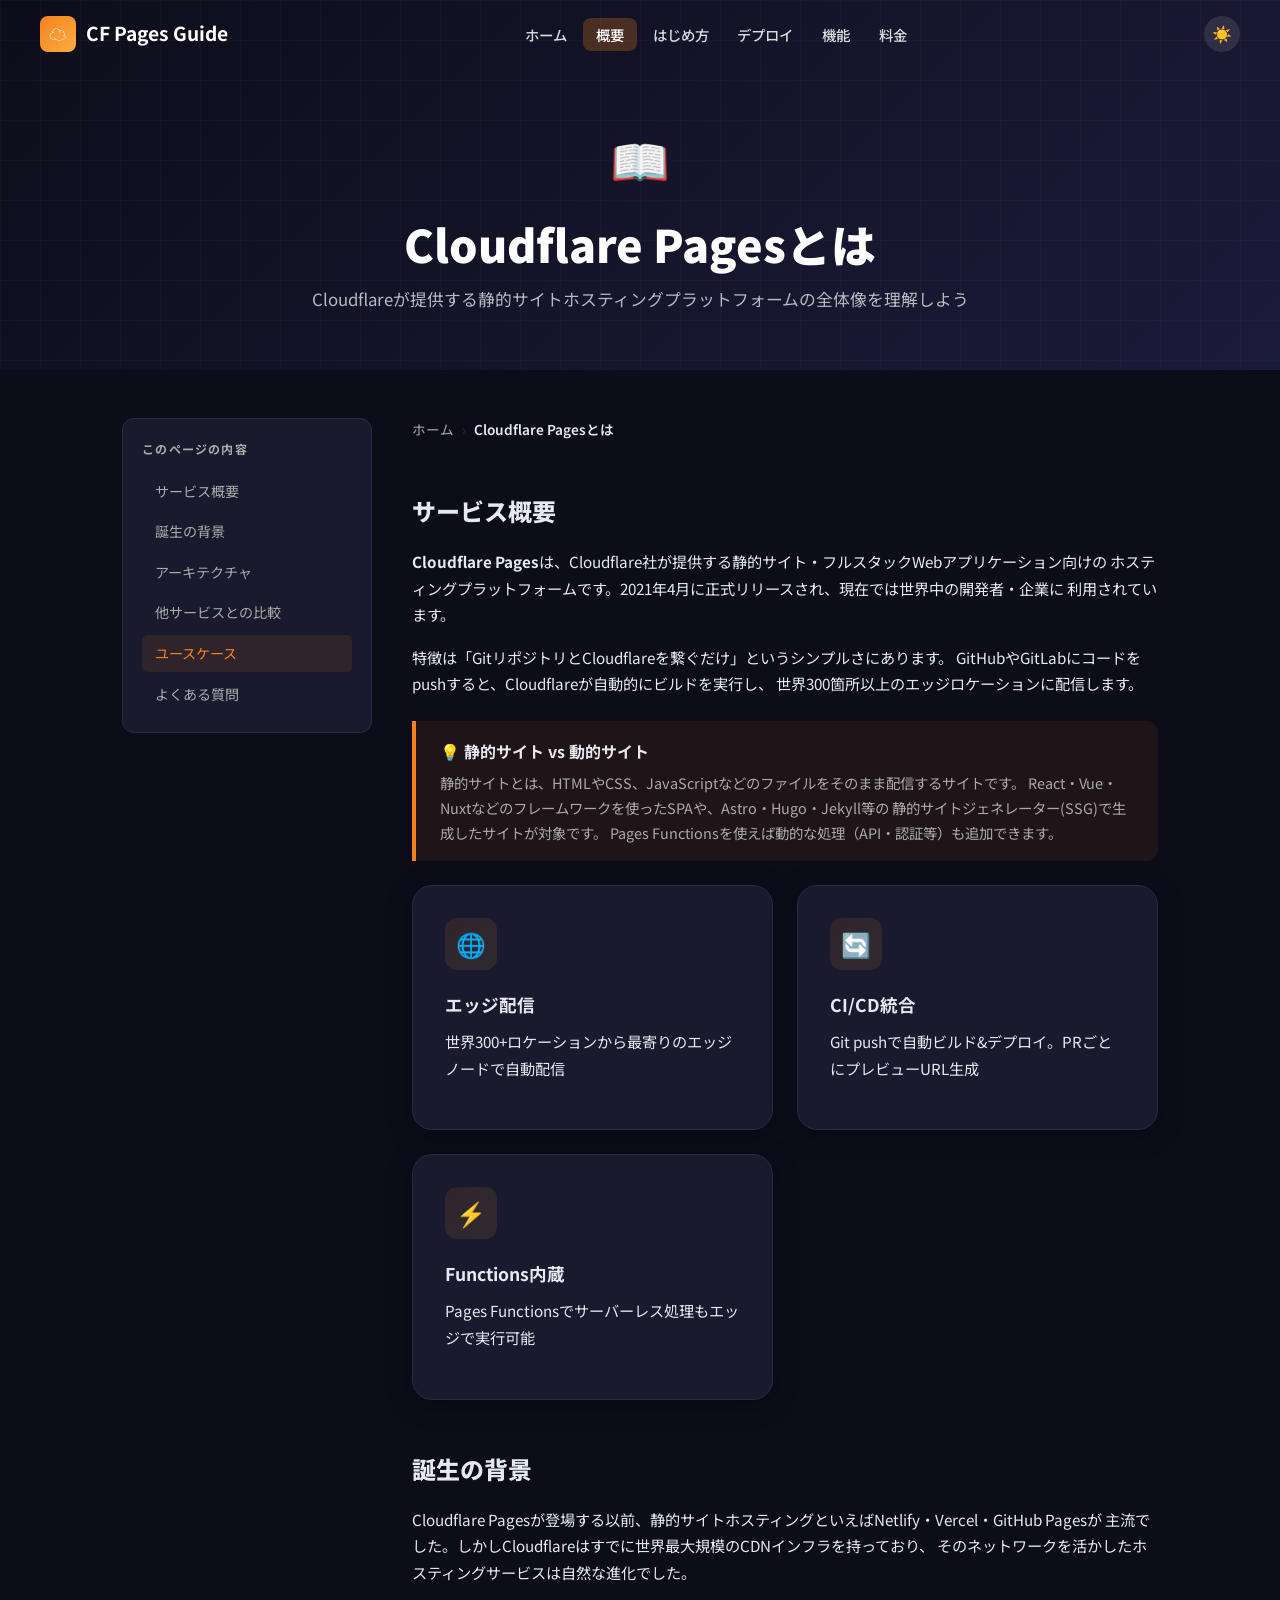
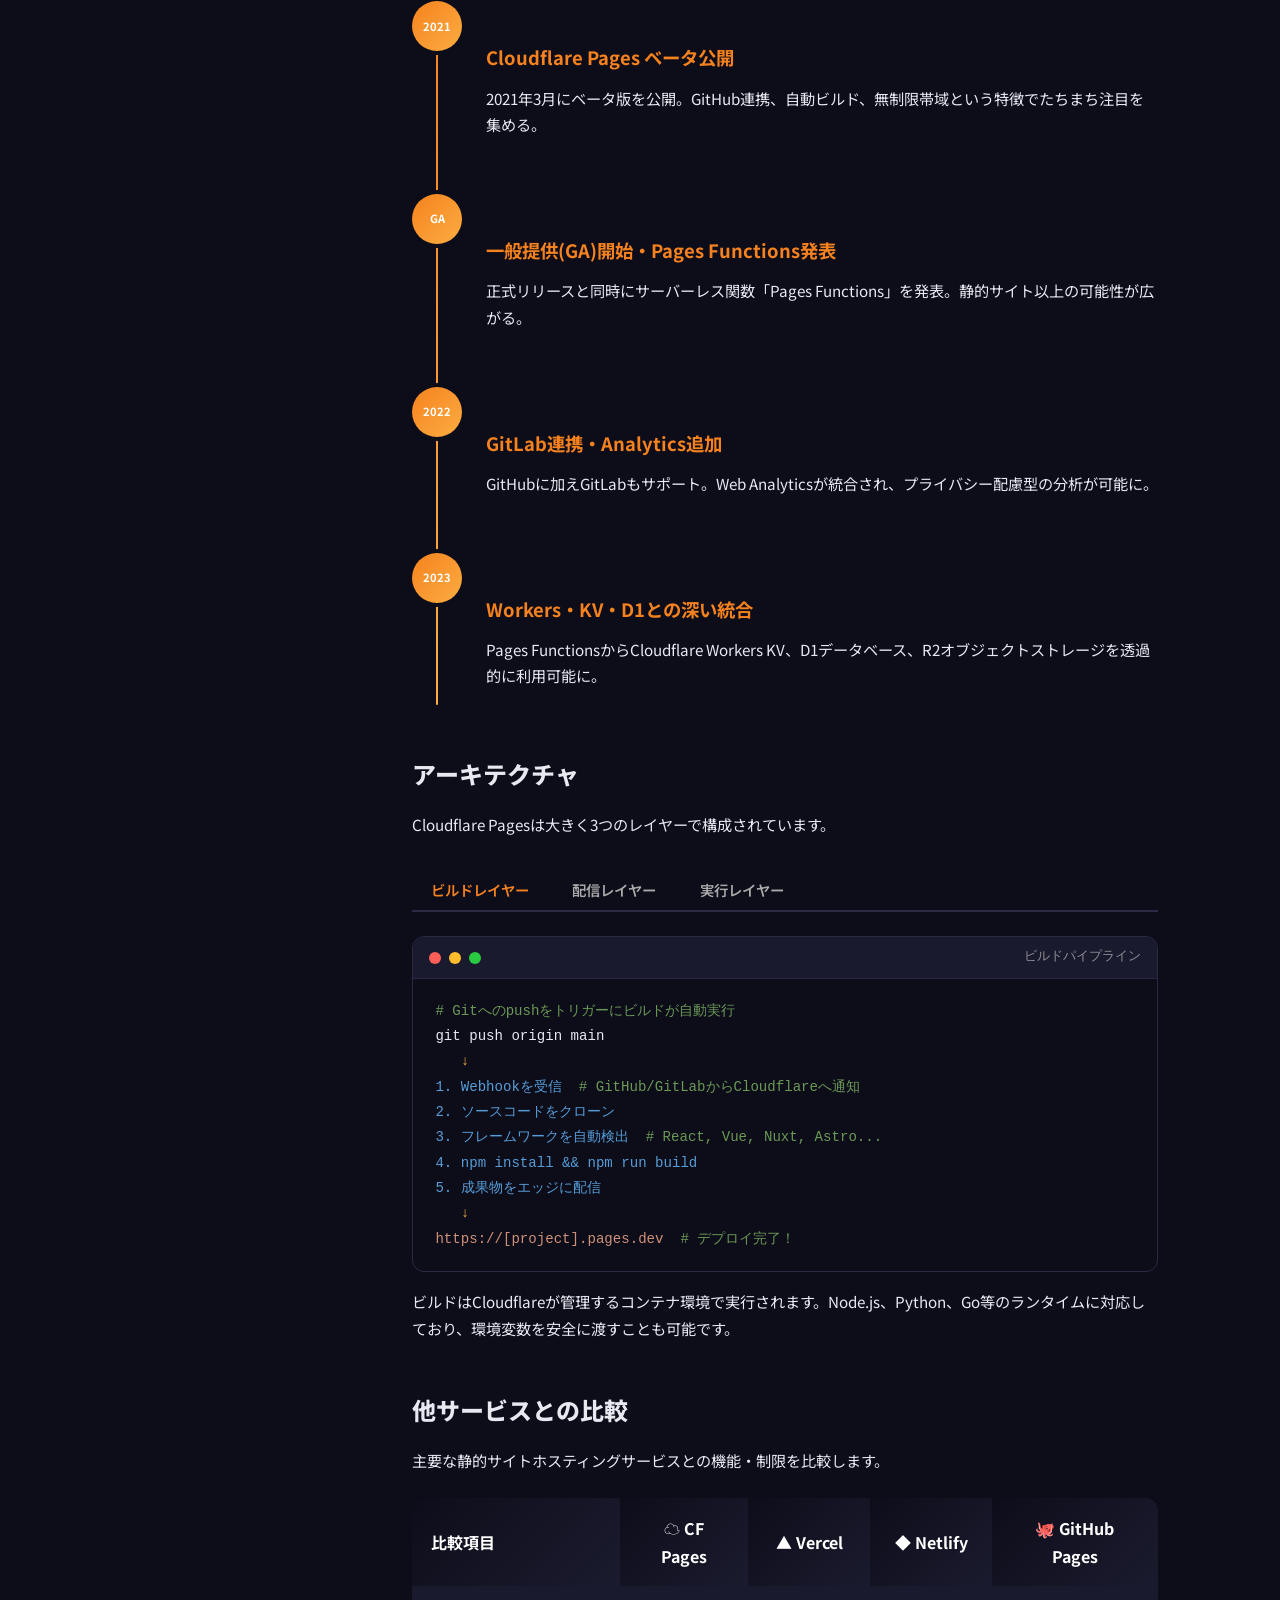
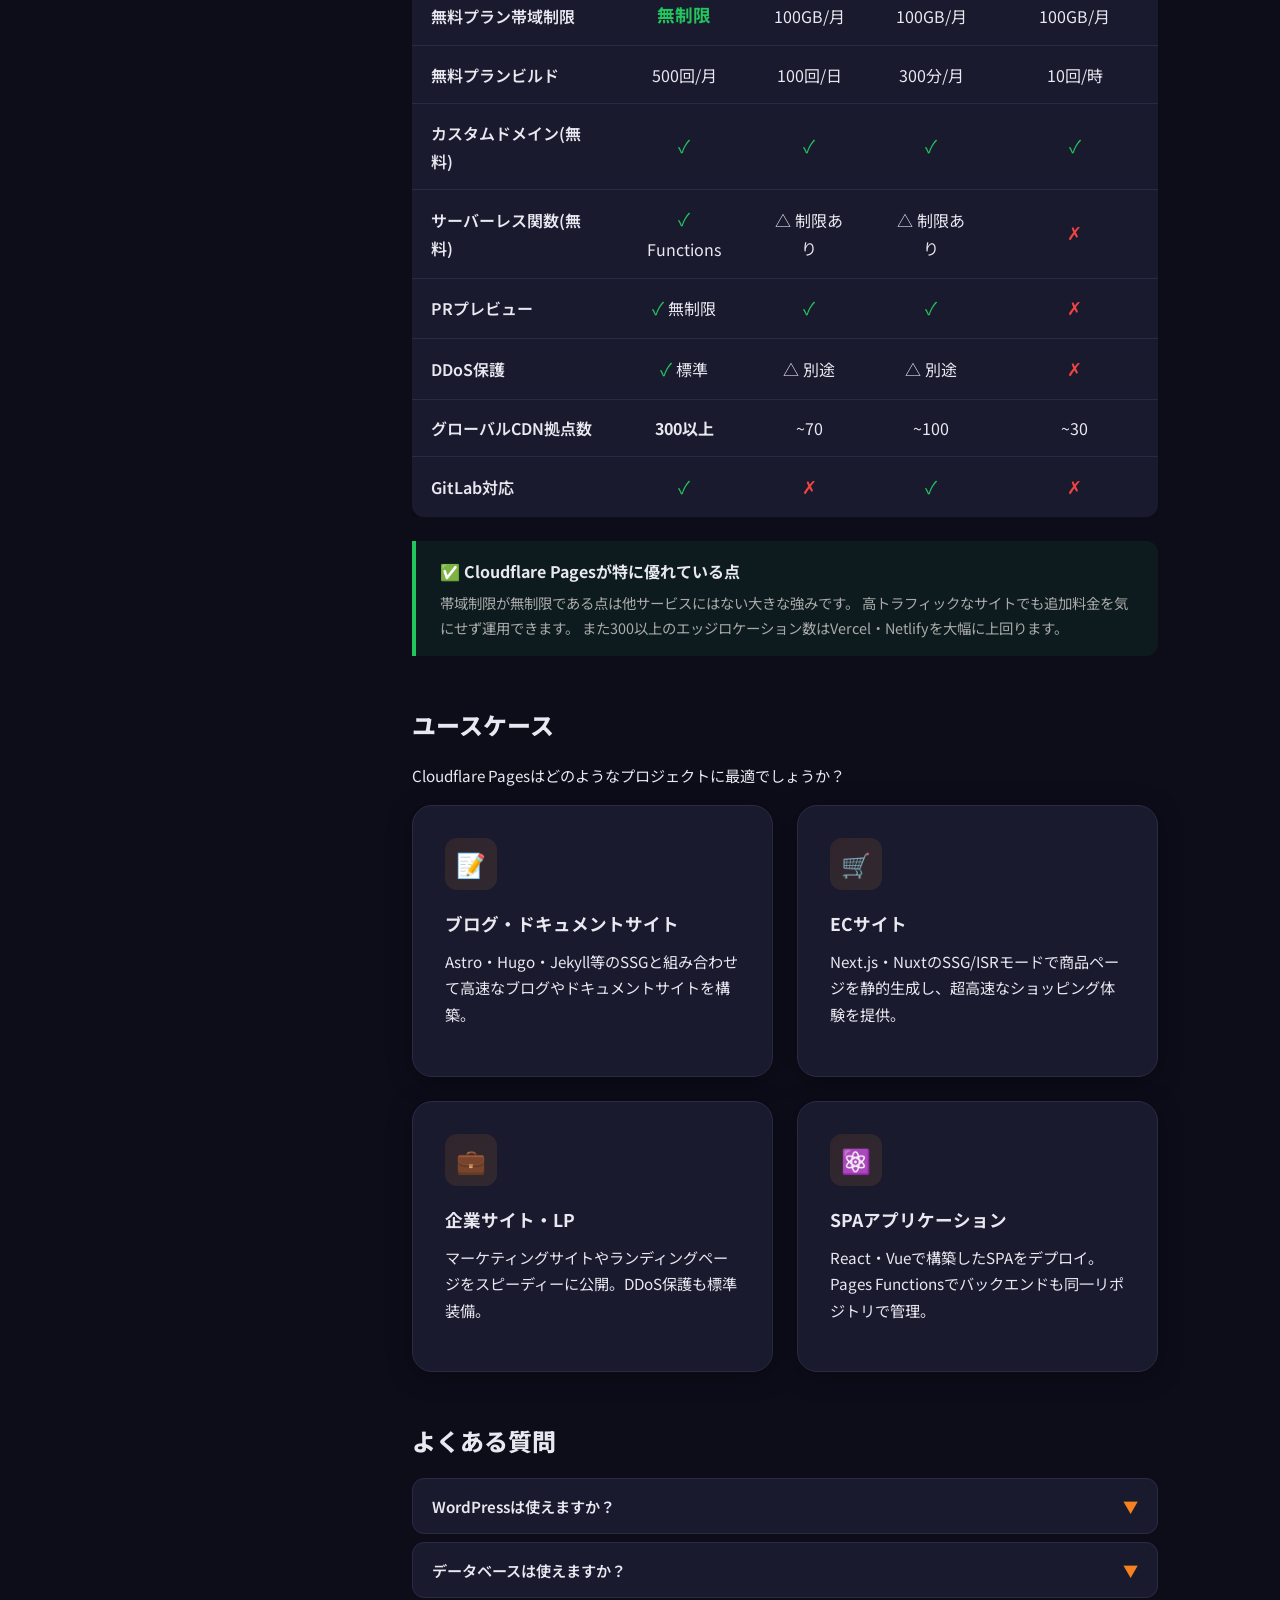
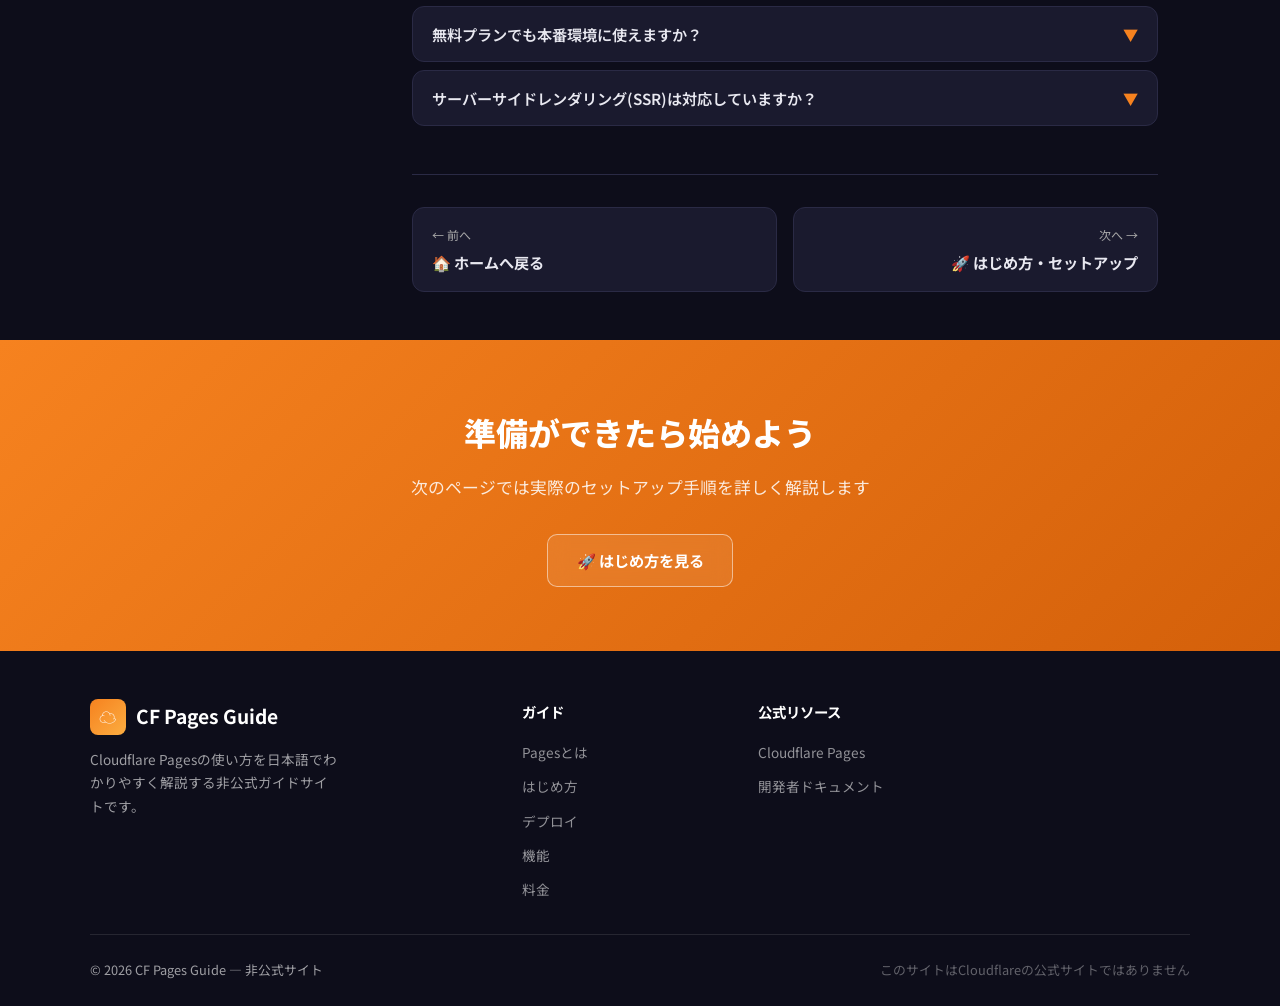
<file: pages/what-is.html>
<!DOCTYPE html>
<html lang="ja" data-theme="dark">
<head>
  <meta charset="UTF-8">
  <meta name="viewport" content="width=device-width, initial-scale=1.0">
  <title>Cloudflare Pagesとは — CF Pages Guide</title>
  <meta name="description" content="Cloudflare Pagesの概要・歴史・他サービスとの比較を日本語で解説">
  <link rel="preconnect" href="https://fonts.googleapis.com">
  <link rel="preconnect" href="https://fonts.gstatic.com" crossorigin>
  <link href="https://fonts.googleapis.com/css2?family=Noto+Sans+JP:wght@400;500;700;900&display=swap" rel="stylesheet">
  <link rel="stylesheet" href="../css/style.css">
</head>
<body>

<div id="progress-bar"></div>

<nav class="navbar">
  <div class="navbar-inner">
    <a href="../index.html" class="logo">
      <div class="logo-icon">☁️</div>
      CF Pages Guide
    </a>
    <ul class="nav-links">
      <li><a href="../index.html">ホーム</a></li>
      <li><a href="what-is.html">概要</a></li>
      <li><a href="getting-started.html">はじめ方</a></li>
      <li><a href="deployment.html">デプロイ</a></li>
      <li><a href="features.html">機能</a></li>
      <li><a href="pricing.html">料金</a></li>
    </ul>
    <div class="nav-actions">
      <button class="theme-toggle" title="テーマ切替">☀️</button>
      <button class="hamburger" aria-label="メニュー"><span></span><span></span><span></span></button>
    </div>
  </div>
</nav>

<div class="mobile-nav">
  <a href="../index.html">🏠 ホーム</a>
  <a href="what-is.html">📖 Cloudflare Pagesとは</a>
  <a href="getting-started.html">🚀 はじめ方・セットアップ</a>
  <a href="deployment.html">⚙️ デプロイの仕組み</a>
  <a href="features.html">✨ 機能・特徴</a>
  <a href="pricing.html">💰 料金プラン</a>
</div>

<!-- Hero -->
<div class="page-hero">
  <div class="page-hero-inner">
    <span class="page-hero-icon">📖</span>
    <h1>Cloudflare Pagesとは</h1>
    <p>Cloudflareが提供する静的サイトホスティングプラットフォームの全体像を理解しよう</p>
  </div>
</div>

<!-- Content -->
<div class="content-layout">
  <!-- Sidebar -->
  <aside class="sidebar">
    <nav class="sidebar-nav">
      <div class="sidebar-title">このページの内容</div>
      <ul class="sidebar-links">
        <li><a href="#overview">サービス概要</a></li>
        <li><a href="#history">誕生の背景</a></li>
        <li><a href="#architecture">アーキテクチャ</a></li>
        <li><a href="#compare">他サービスとの比較</a></li>
        <li><a href="#usecase">ユースケース</a></li>
        <li><a href="#faq">よくある質問</a></li>
      </ul>
    </nav>
  </aside>

  <!-- Main -->
  <main class="main-content">
    <div class="breadcrumb">
      <a href="../index.html">ホーム</a>
      <span class="breadcrumb-sep">›</span>
      <span class="breadcrumb-current">Cloudflare Pagesとは</span>
    </div>

    <!-- Overview -->
    <h2 id="overview" class="reveal">サービス概要</h2>
    <p class="reveal">
      <strong>Cloudflare Pages</strong>は、Cloudflare社が提供する静的サイト・フルスタックWebアプリケーション向けの
      ホスティングプラットフォームです。2021年4月に正式リリースされ、現在では世界中の開発者・企業に
      利用されています。
    </p>
    <p class="reveal">
      特徴は「GitリポジトリとCloudflareを繋ぐだけ」というシンプルさにあります。
      GitHubやGitLabにコードをpushすると、Cloudflareが自動的にビルドを実行し、
      世界300箇所以上のエッジロケーションに配信します。
    </p>

    <div class="info-box reveal">
      <div class="info-box-title">💡 静的サイト vs 動的サイト</div>
      <p style="margin:0; font-size:0.9rem; color:var(--text-light);">
        静的サイトとは、HTMLやCSS、JavaScriptなどのファイルをそのまま配信するサイトです。
        React・Vue・Nuxtなどのフレームワークを使ったSPAや、Astro・Hugo・Jekyll等の
        静的サイトジェネレーター(SSG)で生成したサイトが対象です。
        Pages Functionsを使えば動的な処理（API・認証等）も追加できます。
      </p>
    </div>

    <div class="overview-grid stagger" style="margin-top:1.5rem; margin-bottom:2rem;">
      <div class="overview-card">
        <div class="card-icon">🌐</div>
        <div class="card-title">エッジ配信</div>
        <p class="card-desc">世界300+ロケーションから最寄りのエッジノードで自動配信</p>
      </div>
      <div class="overview-card">
        <div class="card-icon">🔄</div>
        <div class="card-title">CI/CD統合</div>
        <p class="card-desc">Git pushで自動ビルド&デプロイ。PRごとにプレビューURL生成</p>
      </div>
      <div class="overview-card">
        <div class="card-icon">⚡</div>
        <div class="card-title">Functions内蔵</div>
        <p class="card-desc">Pages Functionsでサーバーレス処理もエッジで実行可能</p>
      </div>
    </div>

    <!-- History -->
    <h2 id="history" class="reveal">誕生の背景</h2>
    <p class="reveal">
      Cloudflare Pagesが登場する以前、静的サイトホスティングといえばNetlify・Vercel・GitHub Pagesが
      主流でした。しかしCloudflareはすでに世界最大規模のCDNインフラを持っており、
      そのネットワークを活かしたホスティングサービスは自然な進化でした。
    </p>

    <div class="steps reveal" style="max-width:100%;">
      <div class="step">
        <div class="step-num" style="font-size:0.7rem; font-weight:700;">2021</div>
        <div class="step-content">
          <h3>Cloudflare Pages ベータ公開</h3>
          <p>2021年3月にベータ版を公開。GitHub連携、自動ビルド、無制限帯域という特徴でたちまち注目を集める。</p>
        </div>
      </div>
      <div class="step">
        <div class="step-num" style="font-size:0.7rem; font-weight:700;">GA</div>
        <div class="step-content">
          <h3>一般提供(GA)開始・Pages Functions発表</h3>
          <p>正式リリースと同時にサーバーレス関数「Pages Functions」を発表。静的サイト以上の可能性が広がる。</p>
        </div>
      </div>
      <div class="step">
        <div class="step-num" style="font-size:0.7rem; font-weight:700;">2022</div>
        <div class="step-content">
          <h3>GitLab連携・Analytics追加</h3>
          <p>GitHubに加えGitLabもサポート。Web Analyticsが統合され、プライバシー配慮型の分析が可能に。</p>
        </div>
      </div>
      <div class="step">
        <div class="step-num" style="font-size:0.7rem; font-weight:700;">2023</div>
        <div class="step-content">
          <h3>Workers・KV・D1との深い統合</h3>
          <p>Pages FunctionsからCloudflare Workers KV、D1データベース、R2オブジェクトストレージを透過的に利用可能に。</p>
        </div>
      </div>
    </div>

    <!-- Architecture -->
    <h2 id="architecture" class="reveal">アーキテクチャ</h2>
    <p class="reveal">
      Cloudflare Pagesは大きく3つのレイヤーで構成されています。
    </p>

    <div class="tabs reveal">
      <div class="tab-list">
        <button class="tab-btn active">ビルドレイヤー</button>
        <button class="tab-btn">配信レイヤー</button>
        <button class="tab-btn">実行レイヤー</button>
      </div>
      <div class="tab-panel active">
        <div class="code-block" style="margin-bottom:1rem;">
          <div class="code-header">
            <div class="code-dot"></div><div class="code-dot"></div><div class="code-dot"></div>
            <span class="code-filename">ビルドパイプライン</span>
          </div>
          <div class="code-body">
<pre><span class="c-comment"># Gitへのpushをトリガーにビルドが自動実行</span>
git push origin main
   <span class="c-orange">↓</span>
<span class="c-keyword">1. Webhookを受信</span>  <span class="c-comment"># GitHub/GitLabからCloudflareへ通知</span>
<span class="c-keyword">2. ソースコードをクローン</span>
<span class="c-keyword">3. フレームワークを自動検出</span>  <span class="c-comment"># React, Vue, Nuxt, Astro...</span>
<span class="c-keyword">4. npm install &amp;&amp; npm run build</span>
<span class="c-keyword">5. 成果物をエッジに配信</span>
   <span class="c-orange">↓</span>
<span class="c-string">https://[project].pages.dev</span>  <span class="c-comment"># デプロイ完了！</span></pre>
          </div>
        </div>
        <p>ビルドはCloudflareが管理するコンテナ環境で実行されます。Node.js、Python、Go等のランタイムに対応しており、環境変数を安全に渡すことも可能です。</p>
      </div>
      <div class="tab-panel">
        <p>ビルド済みの静的ファイルはCloudflareのグローバルネットワーク全体に複製されます。ユーザーがアクセスすると、地理的に最も近いエッジノードから応答が返ります。</p>
        <ul>
          <li>世界300以上のエッジロケーションに自動レプリケーション</li>
          <li>HTTP/3 (QUIC)・Brotli圧縮・Early Hintsに対応</li>
          <li>スマートキャッシング戦略でキャッシュヒット率を最大化</li>
          <li>カスタムドメインには自動的にSSL/TLS証明書を発行</li>
        </ul>
      </div>
      <div class="tab-panel">
        <p>Pages Functionsにより、静的サイトにサーバーサイド処理を追加できます。</p>
        <div class="code-block">
          <div class="code-header">
            <div class="code-dot"></div><div class="code-dot"></div><div class="code-dot"></div>
            <span class="code-filename">functions/api/hello.js</span>
          </div>
          <div class="code-body">
<pre><span class="c-keyword">export</span> <span class="c-keyword">async function</span> <span class="c-prop">onRequest</span>(context) {
  <span class="c-keyword">const</span> { request, env } = context;
  <span class="c-keyword">return new</span> Response(
    JSON.stringify({ <span class="c-prop">message</span>: <span class="c-string">"Hello from the Edge!"</span> }),
    { headers: { <span class="c-string">'Content-Type'</span>: <span class="c-string">'application/json'</span> } }
  );
}</pre>
          </div>
        </div>
        <p style="margin-top:0.8rem;">このファイルを<code>functions/api/hello.js</code>に置くだけで、<code>/api/hello</code>エンドポイントがエッジで動作します。</p>
      </div>
    </div>

    <!-- Compare -->
    <h2 id="compare" class="reveal">他サービスとの比較</h2>
    <p class="reveal">主要な静的サイトホスティングサービスとの機能・制限を比較します。</p>

    <div class="reveal" style="overflow-x:auto; margin: 1.5rem 0;">
      <table class="compare-table">
        <thead>
          <tr>
            <th>比較項目</th>
            <th>☁️ CF Pages</th>
            <th>▲ Vercel</th>
            <th>◆ Netlify</th>
            <th>🐙 GitHub Pages</th>
          </tr>
        </thead>
        <tbody>
          <tr>
            <td>無料プラン帯域制限</td>
            <td><strong class="check">無制限</strong></td>
            <td>100GB/月</td>
            <td>100GB/月</td>
            <td>100GB/月</td>
          </tr>
          <tr>
            <td>無料プランビルド</td>
            <td>500回/月</td>
            <td>100回/日</td>
            <td>300分/月</td>
            <td>10回/時</td>
          </tr>
          <tr>
            <td>カスタムドメイン(無料)</td>
            <td><span class="check">✓</span></td>
            <td><span class="check">✓</span></td>
            <td><span class="check">✓</span></td>
            <td><span class="check">✓</span></td>
          </tr>
          <tr>
            <td>サーバーレス関数(無料)</td>
            <td><span class="check">✓</span> Functions</td>
            <td>△ 制限あり</td>
            <td>△ 制限あり</td>
            <td><span class="cross">✗</span></td>
          </tr>
          <tr>
            <td>PRプレビュー</td>
            <td><span class="check">✓</span> 無制限</td>
            <td><span class="check">✓</span></td>
            <td><span class="check">✓</span></td>
            <td><span class="cross">✗</span></td>
          </tr>
          <tr>
            <td>DDoS保護</td>
            <td><span class="check">✓</span> 標準</td>
            <td>△ 別途</td>
            <td>△ 別途</td>
            <td><span class="cross">✗</span></td>
          </tr>
          <tr>
            <td>グローバルCDN拠点数</td>
            <td><strong>300以上</strong></td>
            <td>~70</td>
            <td>~100</td>
            <td>~30</td>
          </tr>
          <tr>
            <td>GitLab対応</td>
            <td><span class="check">✓</span></td>
            <td><span class="cross">✗</span></td>
            <td><span class="check">✓</span></td>
            <td><span class="cross">✗</span></td>
          </tr>
        </tbody>
      </table>
    </div>

    <div class="info-box green reveal">
      <div class="info-box-title">✅ Cloudflare Pagesが特に優れている点</div>
      <p style="margin:0; font-size:0.9rem; color:var(--text-light);">
        帯域制限が無制限である点は他サービスにはない大きな強みです。
        高トラフィックなサイトでも追加料金を気にせず運用できます。
        また300以上のエッジロケーション数はVercel・Netlifyを大幅に上回ります。
      </p>
    </div>

    <!-- Usecase -->
    <h2 id="usecase" class="reveal">ユースケース</h2>
    <p class="reveal">Cloudflare Pagesはどのようなプロジェクトに最適でしょうか？</p>

    <div class="overview-grid stagger">
      <div class="overview-card">
        <div class="card-icon">📝</div>
        <div class="card-title">ブログ・ドキュメントサイト</div>
        <p class="card-desc">Astro・Hugo・Jekyll等のSSGと組み合わせて高速なブログやドキュメントサイトを構築。</p>
      </div>
      <div class="overview-card">
        <div class="card-icon">🛒</div>
        <div class="card-title">ECサイト</div>
        <p class="card-desc">Next.js・NuxtのSSG/ISRモードで商品ページを静的生成し、超高速なショッピング体験を提供。</p>
      </div>
      <div class="overview-card">
        <div class="card-icon">💼</div>
        <div class="card-title">企業サイト・LP</div>
        <p class="card-desc">マーケティングサイトやランディングページをスピーディーに公開。DDoS保護も標準装備。</p>
      </div>
      <div class="overview-card">
        <div class="card-icon">⚛️</div>
        <div class="card-title">SPAアプリケーション</div>
        <p class="card-desc">React・Vueで構築したSPAをデプロイ。Pages Functionsでバックエンドも同一リポジトリで管理。</p>
      </div>
    </div>

    <!-- FAQ -->
    <h2 id="faq" class="reveal">よくある質問</h2>
    <div class="accordion reveal">
      <div class="accordion-item">
        <button class="accordion-header">
          WordPressは使えますか？
          <span class="accordion-icon">▼</span>
        </button>
        <div class="accordion-body">
          <div class="accordion-body-inner">
            Cloudflare PagesはPHPのような動的なサーバーサイド処理には対応していません。
            WordPressをそのまま動かすことはできませんが、
            WordPressをヘッドレスCMSとして使い、フロントエンドのみをPagesにデプロイするという
            構成（Headless WordPress）は多く採用されています。
          </div>
        </div>
      </div>
      <div class="accordion-item">
        <button class="accordion-header">
          データベースは使えますか？
          <span class="accordion-icon">▼</span>
        </button>
        <div class="accordion-body">
          <div class="accordion-body-inner">
            Pages Functions（エッジ上のサーバーレス関数）から
            Cloudflare D1（SQLiteベースのデータベース）やCloudflare KV（Key-Valueストア）を
            利用できます。外部のSupabase・PlanetScaleなどのデータベースへの接続も可能です。
          </div>
        </div>
      </div>
      <div class="accordion-item">
        <button class="accordion-header">
          無料プランでも本番環境に使えますか？
          <span class="accordion-icon">▼</span>
        </button>
        <div class="accordion-body">
          <div class="accordion-body-inner">
            はい、無料プランでも帯域無制限でカスタムドメイン対応のため、
            多くのプロジェクトで本番環境として利用可能です。
            高度な認証アクセス制限（Cloudflare Access）や追加ビルド枠が必要な場合にProプランを検討しましょう。
          </div>
        </div>
      </div>
      <div class="accordion-item">
        <button class="accordion-header">
          サーバーサイドレンダリング(SSR)は対応していますか？
          <span class="accordion-icon">▼</span>
        </button>
        <div class="accordion-body">
          <div class="accordion-body-inner">
            Pages FunctionsはCloudflare Workersをベースにしているため、
            Next.js・Nuxt・SvelteKitなどフレームワークのSSRモードを
            エッジで実行できます（Edge Runtime対応が必要）。
            ただしNode.js専用のAPIは一部使用できないため、フレームワークのドキュメントを確認してください。
          </div>
        </div>
      </div>
    </div>

    <!-- Page Nav -->
    <div class="page-nav">
      <a href="../index.html" class="page-nav-item">
        <div class="page-nav-label">← 前へ</div>
        <div class="page-nav-title">🏠 ホームへ戻る</div>
      </a>
      <a href="getting-started.html" class="page-nav-item next">
        <div class="page-nav-label">次へ →</div>
        <div class="page-nav-title">🚀 はじめ方・セットアップ</div>
      </a>
    </div>
  </main>
</div>

<!-- CTA -->
<div class="cta-section reveal">
  <h2>準備ができたら始めよう</h2>
  <p>次のページでは実際のセットアップ手順を詳しく解説します</p>
  <a href="getting-started.html" class="btn btn-outline" style="border-color:rgba(255,255,255,0.5);">
    🚀 はじめ方を見る
  </a>
</div>

<footer>
  <div class="footer-inner">
    <div class="footer-grid">
      <div class="footer-brand">
        <a href="../index.html" class="logo" style="color:#fff;">
          <div class="logo-icon">☁️</div>CF Pages Guide
        </a>
        <p>Cloudflare Pagesの使い方を日本語でわかりやすく解説する非公式ガイドサイトです。</p>
      </div>
      <div class="footer-col">
        <h4>ガイド</h4>
        <ul class="footer-links">
          <li><a href="what-is.html">Pagesとは</a></li>
          <li><a href="getting-started.html">はじめ方</a></li>
          <li><a href="deployment.html">デプロイ</a></li>
          <li><a href="features.html">機能</a></li>
          <li><a href="pricing.html">料金</a></li>
        </ul>
      </div>
      <div class="footer-col">
        <h4>公式リソース</h4>
        <ul class="footer-links">
          <li><a href="https://pages.cloudflare.com" target="_blank" rel="noopener">Cloudflare Pages</a></li>
          <li><a href="https://developers.cloudflare.com/pages/" target="_blank" rel="noopener">開発者ドキュメント</a></li>
        </ul>
      </div>
    </div>
    <div class="footer-bottom">
      <span>© 2026 CF Pages Guide — 非公式サイト</span>
      <span class="footer-note">このサイトはCloudflareの公式サイトではありません</span>
    </div>
  </div>
</footer>

<button id="back-to-top" title="トップへ戻る">↑</button>
<script src="../js/main.js"></script>
</body>
</html>
</file>
<file: css/style.css>
/* ===== CSS Variables ===== */
:root {
  --primary: #f6821f;
  --primary-dark: #d4600a;
  --secondary: #fbad41;
  --cf-blue: #1b1b2f;
  --cf-dark: #0d0d1a;
  --text: #1a1a2e;
  --text-light: #555;
  --bg: #f9f9fc;
  --bg-card: #ffffff;
  --border: #e2e4f0;
  --shadow: 0 4px 24px rgba(0,0,0,0.08);
  --shadow-hover: 0 8px 40px rgba(246,130,31,0.18);
  --radius: 12px;
  --radius-lg: 20px;
  --nav-height: 68px;
  --transition: 0.3s cubic-bezier(0.4,0,0.2,1);
  --font: 'Noto Sans JP', 'Hiragino Kaku Gothic ProN', Meiryo, sans-serif;
  --mono: 'Fira Code', 'Consolas', monospace;
}

[data-theme="dark"] {
  --text: #e8e8f0;
  --text-light: #aaa;
  --bg: #0d0d1a;
  --bg-card: #1a1a2e;
  --border: #2a2a45;
  --shadow: 0 4px 24px rgba(0,0,0,0.35);
  --shadow-hover: 0 8px 40px rgba(246,130,31,0.25);
}

/* ===== Reset & Base ===== */
*, *::before, *::after { box-sizing: border-box; margin: 0; padding: 0; }

html {
  scroll-behavior: smooth;
  font-size: 16px;
}

body {
  font-family: var(--font);
  background: var(--bg);
  color: var(--text);
  line-height: 1.75;
  transition: background var(--transition), color var(--transition);
}

a { color: var(--primary); text-decoration: none; transition: color var(--transition); }
a:hover { color: var(--primary-dark); }

img { max-width: 100%; display: block; }

/* ===== Scroll Progress Bar ===== */
#progress-bar {
  position: fixed;
  top: 0;
  left: 0;
  height: 3px;
  width: 0%;
  background: linear-gradient(90deg, var(--primary), var(--secondary));
  z-index: 9999;
  transition: width 0.1s linear;
}

/* ===== Navigation ===== */
.navbar {
  position: fixed;
  top: 0;
  left: 0;
  right: 0;
  height: var(--nav-height);
  z-index: 1000;
  display: flex;
  align-items: center;
  padding: 0 2rem;
  transition: background var(--transition), box-shadow var(--transition);
}

.navbar.scrolled {
  background: rgba(13,13,26,0.92);
  backdrop-filter: blur(12px);
  box-shadow: 0 2px 20px rgba(0,0,0,0.3);
}

.navbar:not(.scrolled) {
  background: transparent;
}

.navbar-inner {
  max-width: 1200px;
  width: 100%;
  margin: 0 auto;
  display: flex;
  align-items: center;
  justify-content: space-between;
}

.logo {
  display: flex;
  align-items: center;
  gap: 10px;
  font-size: 1.2rem;
  font-weight: 700;
  color: #fff;
  text-decoration: none;
}

.logo-icon {
  width: 36px;
  height: 36px;
  background: linear-gradient(135deg, var(--primary), var(--secondary));
  border-radius: 8px;
  display: flex;
  align-items: center;
  justify-content: center;
  font-size: 1.1rem;
}

.nav-links {
  display: flex;
  gap: 0.2rem;
  list-style: none;
  align-items: center;
}

.nav-links a {
  color: rgba(255,255,255,0.85);
  padding: 0.4rem 0.8rem;
  border-radius: 8px;
  font-size: 0.9rem;
  font-weight: 500;
  transition: all var(--transition);
  white-space: nowrap;
}

.nav-links a:hover,
.nav-links a.active {
  color: #fff;
  background: rgba(246,130,31,0.25);
}

.nav-actions {
  display: flex;
  align-items: center;
  gap: 0.8rem;
}

.theme-toggle {
  background: rgba(255,255,255,0.1);
  border: none;
  color: #fff;
  width: 36px;
  height: 36px;
  border-radius: 50%;
  cursor: pointer;
  font-size: 1rem;
  transition: background var(--transition);
  display: flex;
  align-items: center;
  justify-content: center;
}

.theme-toggle:hover { background: rgba(255,255,255,0.2); }

.hamburger {
  display: none;
  flex-direction: column;
  gap: 5px;
  background: none;
  border: none;
  cursor: pointer;
  padding: 4px;
}

.hamburger span {
  display: block;
  width: 24px;
  height: 2px;
  background: #fff;
  border-radius: 2px;
  transition: all var(--transition);
}

.hamburger.open span:nth-child(1) { transform: rotate(45deg) translate(5px, 5px); }
.hamburger.open span:nth-child(2) { opacity: 0; }
.hamburger.open span:nth-child(3) { transform: rotate(-45deg) translate(5px, -5px); }

/* ===== Mobile Nav Overlay ===== */
.mobile-nav {
  display: none;
  position: fixed;
  top: var(--nav-height);
  left: 0;
  right: 0;
  bottom: 0;
  background: rgba(13,13,26,0.97);
  z-index: 999;
  flex-direction: column;
  align-items: center;
  justify-content: center;
  gap: 1rem;
  opacity: 0;
  pointer-events: none;
  transition: opacity var(--transition);
}

.mobile-nav.open {
  display: flex;
  opacity: 1;
  pointer-events: all;
}

.mobile-nav a {
  color: #fff;
  font-size: 1.3rem;
  font-weight: 600;
  padding: 0.6rem 1.5rem;
  border-radius: 10px;
  transition: background var(--transition);
}

.mobile-nav a:hover { background: rgba(246,130,31,0.2); }

/* ===== Hero Section ===== */
.hero {
  min-height: 100vh;
  background: linear-gradient(135deg, #0d0d1a 0%, #1b1b3a 50%, #0f2a4a 100%);
  display: flex;
  align-items: center;
  justify-content: center;
  position: relative;
  overflow: hidden;
  padding: calc(var(--nav-height) + 2rem) 2rem 4rem;
}

.hero-bg {
  position: absolute;
  inset: 0;
  overflow: hidden;
}

.hero-orb {
  position: absolute;
  border-radius: 50%;
  filter: blur(80px);
  opacity: 0.4;
  animation: float 8s ease-in-out infinite;
}

.hero-orb-1 {
  width: 500px;
  height: 500px;
  background: radial-gradient(circle, #f6821f, transparent);
  top: -100px;
  right: -100px;
  animation-delay: 0s;
}

.hero-orb-2 {
  width: 400px;
  height: 400px;
  background: radial-gradient(circle, #1a6bdb, transparent);
  bottom: -80px;
  left: -80px;
  animation-delay: -3s;
}

.hero-orb-3 {
  width: 300px;
  height: 300px;
  background: radial-gradient(circle, #fbad41, transparent);
  top: 50%;
  left: 50%;
  transform: translate(-50%, -50%);
  animation-delay: -6s;
}

@keyframes float {
  0%, 100% { transform: translate(0, 0) scale(1); }
  33% { transform: translate(30px, -20px) scale(1.05); }
  66% { transform: translate(-20px, 15px) scale(0.97); }
}

.grid-overlay {
  position: absolute;
  inset: 0;
  background-image:
    linear-gradient(rgba(255,255,255,0.03) 1px, transparent 1px),
    linear-gradient(90deg, rgba(255,255,255,0.03) 1px, transparent 1px);
  background-size: 50px 50px;
}

.hero-content {
  position: relative;
  z-index: 1;
  text-align: center;
  max-width: 900px;
}

.hero-badge {
  display: inline-flex;
  align-items: center;
  gap: 6px;
  background: rgba(246,130,31,0.15);
  border: 1px solid rgba(246,130,31,0.3);
  color: var(--secondary);
  padding: 6px 16px;
  border-radius: 999px;
  font-size: 0.85rem;
  font-weight: 600;
  margin-bottom: 1.5rem;
  animation: fadeInDown 0.6s ease both;
}

.hero h1 {
  font-size: clamp(2.2rem, 6vw, 4rem);
  font-weight: 900;
  color: #fff;
  line-height: 1.2;
  margin-bottom: 1.2rem;
  animation: fadeInUp 0.7s ease 0.1s both;
}

.hero h1 span {
  background: linear-gradient(90deg, var(--primary), var(--secondary));
  -webkit-background-clip: text;
  -webkit-text-fill-color: transparent;
  background-clip: text;
}

.hero p {
  font-size: clamp(1rem, 2.5vw, 1.2rem);
  color: rgba(255,255,255,0.75);
  max-width: 640px;
  margin: 0 auto 2.5rem;
  animation: fadeInUp 0.7s ease 0.2s both;
}

.hero-buttons {
  display: flex;
  gap: 1rem;
  justify-content: center;
  flex-wrap: wrap;
  animation: fadeInUp 0.7s ease 0.3s both;
}

.btn {
  display: inline-flex;
  align-items: center;
  gap: 8px;
  padding: 0.75rem 1.8rem;
  border-radius: 10px;
  font-weight: 700;
  font-size: 0.95rem;
  cursor: pointer;
  transition: all var(--transition);
  border: none;
  font-family: var(--font);
}

.btn-primary {
  background: linear-gradient(135deg, var(--primary), var(--secondary));
  color: #fff;
  box-shadow: 0 4px 20px rgba(246,130,31,0.4);
}

.btn-primary:hover {
  transform: translateY(-2px);
  box-shadow: 0 8px 30px rgba(246,130,31,0.5);
  color: #fff;
}

.btn-outline {
  background: rgba(255,255,255,0.08);
  color: #fff;
  border: 1px solid rgba(255,255,255,0.2);
  backdrop-filter: blur(10px);
}

.btn-outline:hover {
  background: rgba(255,255,255,0.15);
  transform: translateY(-2px);
  color: #fff;
}

.hero-stats {
  display: flex;
  justify-content: center;
  gap: 3rem;
  margin-top: 4rem;
  animation: fadeInUp 0.7s ease 0.5s both;
}

.stat {
  text-align: center;
}

.stat-value {
  font-size: 2rem;
  font-weight: 900;
  color: var(--primary);
  background: linear-gradient(90deg, var(--primary), var(--secondary));
  -webkit-background-clip: text;
  -webkit-text-fill-color: transparent;
  background-clip: text;
}

.stat-label {
  font-size: 0.8rem;
  color: rgba(255,255,255,0.6);
  margin-top: 2px;
}

/* ===== Section Commons ===== */
section { padding: 5rem 2rem; }

.container {
  max-width: 1100px;
  margin: 0 auto;
}

.section-header {
  text-align: center;
  margin-bottom: 3.5rem;
}

.section-tag {
  display: inline-block;
  background: linear-gradient(135deg, rgba(246,130,31,0.1), rgba(251,173,65,0.1));
  color: var(--primary);
  border: 1px solid rgba(246,130,31,0.25);
  padding: 4px 14px;
  border-radius: 999px;
  font-size: 0.8rem;
  font-weight: 700;
  text-transform: uppercase;
  letter-spacing: 0.08em;
  margin-bottom: 1rem;
}

.section-title {
  font-size: clamp(1.6rem, 4vw, 2.4rem);
  font-weight: 800;
  margin-bottom: 0.8rem;
  line-height: 1.3;
}

.section-desc {
  color: var(--text-light);
  font-size: 1rem;
  max-width: 560px;
  margin: 0 auto;
}

/* ===== Overview Cards (TOP) ===== */
.overview-grid {
  display: grid;
  grid-template-columns: repeat(auto-fit, minmax(280px, 1fr));
  gap: 1.5rem;
}

.overview-card {
  background: var(--bg-card);
  border: 1px solid var(--border);
  border-radius: var(--radius-lg);
  padding: 2rem;
  box-shadow: var(--shadow);
  transition: all var(--transition);
  position: relative;
  overflow: hidden;
}

.overview-card::before {
  content: '';
  position: absolute;
  top: 0;
  left: 0;
  right: 0;
  height: 3px;
  background: linear-gradient(90deg, var(--primary), var(--secondary));
  transform: scaleX(0);
  transition: transform var(--transition);
}

.overview-card:hover {
  transform: translateY(-4px);
  box-shadow: var(--shadow-hover);
  border-color: rgba(246,130,31,0.3);
}

.overview-card:hover::before { transform: scaleX(1); }

.card-icon {
  width: 52px;
  height: 52px;
  border-radius: 12px;
  display: flex;
  align-items: center;
  justify-content: center;
  font-size: 1.5rem;
  margin-bottom: 1.2rem;
  background: linear-gradient(135deg, rgba(246,130,31,0.1), rgba(251,173,65,0.1));
}

.card-title { font-size: 1.1rem; font-weight: 700; margin-bottom: 0.5rem; }
.card-desc { color: var(--text-light); font-size: 0.9rem; }

/* ===== Feature Highlight Section ===== */
.feature-highlight {
  background: linear-gradient(135deg, var(--cf-dark), var(--cf-blue));
  color: #fff;
}

.feature-split {
  display: grid;
  grid-template-columns: 1fr 1fr;
  gap: 4rem;
  align-items: center;
}

.feature-split.reverse { direction: rtl; }
.feature-split.reverse > * { direction: ltr; }

.feature-text h2 {
  font-size: clamp(1.5rem, 3.5vw, 2.2rem);
  font-weight: 800;
  margin-bottom: 1rem;
  line-height: 1.3;
}

.feature-text p { color: rgba(255,255,255,0.75); margin-bottom: 1.5rem; }

.feature-list {
  list-style: none;
  display: flex;
  flex-direction: column;
  gap: 0.6rem;
}

.feature-list li {
  display: flex;
  align-items: center;
  gap: 8px;
  color: rgba(255,255,255,0.85);
  font-size: 0.95rem;
}

.feature-list li::before {
  content: '✓';
  color: var(--secondary);
  font-weight: 900;
  flex-shrink: 0;
}

.feature-visual {
  background: rgba(255,255,255,0.04);
  border: 1px solid rgba(255,255,255,0.1);
  border-radius: var(--radius-lg);
  padding: 2rem;
  backdrop-filter: blur(10px);
}

/* ===== Pages Navigation Cards ===== */
.pages-grid {
  display: grid;
  grid-template-columns: repeat(auto-fit, minmax(200px, 1fr));
  gap: 1.2rem;
}

.page-card {
  background: var(--bg-card);
  border: 1px solid var(--border);
  border-radius: var(--radius);
  padding: 1.5rem;
  text-align: center;
  transition: all var(--transition);
  box-shadow: var(--shadow);
  text-decoration: none;
  color: var(--text);
  display: block;
}

.page-card:hover {
  transform: translateY(-4px);
  border-color: var(--primary);
  box-shadow: var(--shadow-hover);
  color: var(--text);
}

.page-card-icon {
  font-size: 2rem;
  margin-bottom: 0.8rem;
}

.page-card h3 { font-size: 1rem; font-weight: 700; margin-bottom: 0.3rem; }
.page-card p { font-size: 0.8rem; color: var(--text-light); }

/* ===== Code Block ===== */
.code-block {
  background: #0d0d1a;
  border: 1px solid #2a2a45;
  border-radius: var(--radius);
  overflow: hidden;
  font-family: var(--mono);
  font-size: 0.88rem;
}

.code-header {
  background: #1a1a2e;
  padding: 0.6rem 1rem;
  display: flex;
  align-items: center;
  gap: 0.5rem;
  border-bottom: 1px solid #2a2a45;
}

.code-dot {
  width: 12px;
  height: 12px;
  border-radius: 50%;
}

.code-dot:nth-child(1) { background: #ff5f57; }
.code-dot:nth-child(2) { background: #ffbd2e; }
.code-dot:nth-child(3) { background: #28ca42; }

.code-filename {
  color: rgba(255,255,255,0.5);
  font-size: 0.8rem;
  margin-left: auto;
}

.code-body {
  padding: 1.2rem 1.4rem;
  overflow-x: auto;
  line-height: 1.8;
}

.code-body pre { margin: 0; }

.c-comment { color: #6a9955; }
.c-string  { color: #ce9178; }
.c-keyword { color: #569cd6; }
.c-value   { color: #b5cea8; }
.c-prop    { color: #9cdcfe; }
.c-orange  { color: var(--secondary); }

/* ===== Steps / Timeline ===== */
.steps {
  display: flex;
  flex-direction: column;
  gap: 0;
  position: relative;
}

.steps::before {
  content: '';
  position: absolute;
  left: 24px;
  top: 0;
  bottom: 0;
  width: 2px;
  background: linear-gradient(180deg, var(--primary), var(--secondary));
  border-radius: 2px;
}

.step {
  display: flex;
  gap: 1.5rem;
  padding-bottom: 2.5rem;
  position: relative;
}

.step:last-child { padding-bottom: 0; }

.step-num {
  width: 50px;
  height: 50px;
  background: linear-gradient(135deg, var(--primary), var(--secondary));
  color: #fff;
  font-weight: 800;
  font-size: 1rem;
  border-radius: 50%;
  display: flex;
  align-items: center;
  justify-content: center;
  flex-shrink: 0;
  position: relative;
  z-index: 1;
  box-shadow: 0 0 0 4px var(--bg);
}

.step-content {
  flex: 1;
  padding-top: 0.7rem;
}

.step-content h3 { font-size: 1.1rem; font-weight: 700; margin-bottom: 0.4rem; }
.step-content p { color: var(--text-light); font-size: 0.95rem; }

/* ===== Comparison Table ===== */
.compare-table {
  width: 100%;
  border-collapse: collapse;
  border-radius: var(--radius);
  overflow: hidden;
  box-shadow: var(--shadow);
}

.compare-table th {
  background: linear-gradient(135deg, var(--cf-dark), var(--cf-blue));
  color: #fff;
  padding: 1rem 1.2rem;
  text-align: center;
  font-weight: 700;
}

.compare-table th:first-child { text-align: left; }

.compare-table td {
  padding: 0.9rem 1.2rem;
  border-bottom: 1px solid var(--border);
  background: var(--bg-card);
  text-align: center;
}

.compare-table td:first-child {
  text-align: left;
  font-weight: 600;
}

.compare-table tr:last-child td { border-bottom: none; }
.compare-table tr:hover td { background: rgba(246,130,31,0.04); }

.check { color: #22c55e; font-size: 1.1rem; }
.cross { color: #ef4444; font-size: 1.1rem; }

/* ===== Pricing Cards ===== */
.pricing-grid {
  display: grid;
  grid-template-columns: repeat(auto-fit, minmax(280px, 1fr));
  gap: 1.5rem;
  align-items: start;
}

.pricing-card {
  background: var(--bg-card);
  border: 1px solid var(--border);
  border-radius: var(--radius-lg);
  padding: 2rem;
  box-shadow: var(--shadow);
  transition: all var(--transition);
  position: relative;
}

.pricing-card.featured {
  border-color: var(--primary);
  box-shadow: 0 0 0 2px rgba(246,130,31,0.2), var(--shadow-hover);
  transform: scale(1.02);
}

.pricing-card:hover { transform: translateY(-4px) scale(1.01); box-shadow: var(--shadow-hover); }
.pricing-card.featured:hover { transform: translateY(-4px) scale(1.03); }

.pricing-badge {
  position: absolute;
  top: -12px;
  left: 50%;
  transform: translateX(-50%);
  background: linear-gradient(135deg, var(--primary), var(--secondary));
  color: #fff;
  font-size: 0.75rem;
  font-weight: 700;
  padding: 4px 14px;
  border-radius: 999px;
  white-space: nowrap;
}

.pricing-name { font-size: 1.2rem; font-weight: 800; margin-bottom: 0.3rem; }
.pricing-desc { color: var(--text-light); font-size: 0.85rem; margin-bottom: 1.2rem; }

.pricing-price {
  font-size: 2.4rem;
  font-weight: 900;
  color: var(--primary);
  line-height: 1;
  margin-bottom: 0.2rem;
}

.pricing-price small { font-size: 1rem; color: var(--text-light); font-weight: 400; }
.pricing-period { font-size: 0.8rem; color: var(--text-light); margin-bottom: 1.5rem; }

.pricing-features {
  list-style: none;
  display: flex;
  flex-direction: column;
  gap: 0.7rem;
  margin-bottom: 1.5rem;
}

.pricing-features li {
  display: flex;
  align-items: flex-start;
  gap: 8px;
  font-size: 0.9rem;
}

.pricing-features li::before {
  content: '✓';
  color: #22c55e;
  font-weight: 700;
  flex-shrink: 0;
  margin-top: 1px;
}

.pricing-features li.unavail { color: var(--text-light); }
.pricing-features li.unavail::before { content: '–'; color: var(--text-light); }

/* ===== Info Box ===== */
.info-box {
  background: rgba(246,130,31,0.08);
  border-left: 4px solid var(--primary);
  border-radius: 0 var(--radius) var(--radius) 0;
  padding: 1rem 1.5rem;
  margin: 1.5rem 0;
}

.info-box.blue {
  background: rgba(26,107,219,0.08);
  border-color: #1a6bdb;
}

.info-box.green {
  background: rgba(34,197,94,0.08);
  border-color: #22c55e;
}

.info-box-title { font-weight: 700; margin-bottom: 0.3rem; }

/* ===== Tab Component ===== */
.tabs { margin: 2rem 0; }

.tab-list {
  display: flex;
  gap: 0.3rem;
  border-bottom: 2px solid var(--border);
  margin-bottom: 1.5rem;
  overflow-x: auto;
  scrollbar-width: none;
}

.tab-btn {
  background: none;
  border: none;
  padding: 0.6rem 1.2rem;
  font-family: var(--font);
  font-size: 0.9rem;
  font-weight: 600;
  color: var(--text-light);
  cursor: pointer;
  border-bottom: 2px solid transparent;
  margin-bottom: -2px;
  transition: all var(--transition);
  white-space: nowrap;
}

.tab-btn.active, .tab-btn:hover {
  color: var(--primary);
  border-bottom-color: var(--primary);
}

.tab-panel { display: none; }
.tab-panel.active { display: block; }

/* ===== Accordion ===== */
.accordion { display: flex; flex-direction: column; gap: 0.5rem; }

.accordion-item {
  background: var(--bg-card);
  border: 1px solid var(--border);
  border-radius: var(--radius);
  overflow: hidden;
}

.accordion-header {
  width: 100%;
  background: none;
  border: none;
  padding: 1rem 1.2rem;
  text-align: left;
  font-family: var(--font);
  font-size: 0.95rem;
  font-weight: 600;
  color: var(--text);
  cursor: pointer;
  display: flex;
  align-items: center;
  justify-content: space-between;
  transition: background var(--transition);
}

.accordion-header:hover { background: rgba(246,130,31,0.05); }

.accordion-icon {
  transition: transform var(--transition);
  color: var(--primary);
  flex-shrink: 0;
}

.accordion-item.open .accordion-icon { transform: rotate(180deg); }

.accordion-body {
  max-height: 0;
  overflow: hidden;
  transition: max-height 0.4s ease;
}

.accordion-body-inner {
  padding: 0 1.2rem 1rem;
  color: var(--text-light);
  font-size: 0.9rem;
}

/* ===== Breadcrumb ===== */
.breadcrumb {
  display: flex;
  align-items: center;
  gap: 0.5rem;
  font-size: 0.85rem;
  color: var(--text-light);
  margin-bottom: 1.5rem;
  flex-wrap: wrap;
}

.breadcrumb a { color: var(--text-light); }
.breadcrumb a:hover { color: var(--primary); }
.breadcrumb-sep { color: var(--border); }
.breadcrumb-current { color: var(--text); font-weight: 600; }

/* ===== Page Hero (Inner Pages) ===== */
.page-hero {
  background: linear-gradient(135deg, #0d0d1a 0%, #1b1b3a 100%);
  padding: calc(var(--nav-height) + 3rem) 2rem 3.5rem;
  text-align: center;
  position: relative;
  overflow: hidden;
}

.page-hero::after {
  content: '';
  position: absolute;
  inset: 0;
  background-image:
    linear-gradient(rgba(255,255,255,0.02) 1px, transparent 1px),
    linear-gradient(90deg, rgba(255,255,255,0.02) 1px, transparent 1px);
  background-size: 40px 40px;
}

.page-hero-inner {
  position: relative;
  z-index: 1;
  max-width: 700px;
  margin: 0 auto;
}

.page-hero-icon {
  font-size: 3rem;
  margin-bottom: 1rem;
  display: block;
}

.page-hero h1 {
  font-size: clamp(1.8rem, 4vw, 2.8rem);
  font-weight: 900;
  color: #fff;
  margin-bottom: 0.8rem;
  line-height: 1.25;
}

.page-hero p { color: rgba(255,255,255,0.7); font-size: 1.05rem; }

/* ===== Content Layout ===== */
.content-layout {
  display: grid;
  grid-template-columns: 250px 1fr;
  gap: 2.5rem;
  align-items: start;
  max-width: 1100px;
  margin: 0 auto;
  padding: 3rem 2rem;
}

.sidebar {
  position: sticky;
  top: calc(var(--nav-height) + 1.5rem);
}

.sidebar-nav {
  background: var(--bg-card);
  border: 1px solid var(--border);
  border-radius: var(--radius);
  padding: 1.2rem;
}

.sidebar-title {
  font-size: 0.75rem;
  font-weight: 700;
  text-transform: uppercase;
  letter-spacing: 0.1em;
  color: var(--text-light);
  margin-bottom: 0.8rem;
}

.sidebar-links {
  list-style: none;
  display: flex;
  flex-direction: column;
  gap: 0.2rem;
}

.sidebar-links a {
  display: block;
  padding: 0.4rem 0.8rem;
  border-radius: 6px;
  color: var(--text-light);
  font-size: 0.88rem;
  transition: all var(--transition);
}

.sidebar-links a:hover,
.sidebar-links a.active {
  background: rgba(246,130,31,0.1);
  color: var(--primary);
}

.main-content h2 {
  font-size: 1.5rem;
  font-weight: 800;
  margin: 2.5rem 0 1rem;
  padding-top: 0.5rem;
}

.main-content h2:first-child { margin-top: 0; }

.main-content h3 {
  font-size: 1.15rem;
  font-weight: 700;
  margin: 1.8rem 0 0.7rem;
  color: var(--primary);
}

.main-content p { margin-bottom: 1rem; color: var(--text); font-size: 0.95rem; }
.main-content ul, .main-content ol {
  margin: 0.5rem 0 1rem 1.5rem;
  color: var(--text);
  font-size: 0.95rem;
}
.main-content li { margin-bottom: 0.3rem; }

/* ===== Tag ===== */
.tag {
  display: inline-block;
  padding: 2px 8px;
  border-radius: 4px;
  font-size: 0.78rem;
  font-weight: 700;
  margin-right: 4px;
}
.tag-orange { background: rgba(246,130,31,0.15); color: var(--primary); }
.tag-blue { background: rgba(26,107,219,0.15); color: #1a6bdb; }
.tag-green { background: rgba(34,197,94,0.15); color: #16a34a; }

/* ===== Gradient Text ===== */
.gradient-text {
  background: linear-gradient(90deg, var(--primary), var(--secondary));
  -webkit-background-clip: text;
  -webkit-text-fill-color: transparent;
  background-clip: text;
}

/* ===== CTA Section ===== */
.cta-section {
  background: linear-gradient(135deg, var(--primary), var(--primary-dark));
  padding: 4rem 2rem;
  text-align: center;
  color: #fff;
}

.cta-section h2 { font-size: 2rem; font-weight: 800; margin-bottom: 0.8rem; }
.cta-section p { opacity: 0.85; margin-bottom: 2rem; font-size: 1.05rem; }

/* ===== Footer ===== */
footer {
  background: #0d0d1a;
  color: rgba(255,255,255,0.6);
  padding: 3rem 2rem 1.5rem;
}

.footer-inner {
  max-width: 1100px;
  margin: 0 auto;
}

.footer-grid {
  display: grid;
  grid-template-columns: 2fr 1fr 1fr 1fr;
  gap: 2.5rem;
  padding-bottom: 2rem;
  border-bottom: 1px solid rgba(255,255,255,0.1);
}

.footer-brand p { font-size: 0.85rem; margin-top: 0.8rem; max-width: 250px; }

.footer-col h4 {
  color: #fff;
  font-weight: 700;
  font-size: 0.9rem;
  margin-bottom: 0.8rem;
}

.footer-links {
  list-style: none;
  display: flex;
  flex-direction: column;
  gap: 0.4rem;
}

.footer-links a {
  color: rgba(255,255,255,0.55);
  font-size: 0.85rem;
  transition: color var(--transition);
}

.footer-links a:hover { color: var(--primary); }

.footer-bottom {
  display: flex;
  justify-content: space-between;
  align-items: center;
  padding-top: 1.5rem;
  font-size: 0.8rem;
  flex-wrap: wrap;
  gap: 0.5rem;
}

.footer-note { color: rgba(255,255,255,0.35); }

/* ===== Scroll Animations ===== */
.reveal {
  opacity: 0;
  transform: translateY(30px);
  transition: opacity 0.6s ease, transform 0.6s ease;
}

.reveal.visible {
  opacity: 1;
  transform: translateY(0);
}

.reveal-left {
  opacity: 0;
  transform: translateX(-30px);
  transition: opacity 0.6s ease, transform 0.6s ease;
}

.reveal-left.visible {
  opacity: 1;
  transform: translateX(0);
}

.reveal-right {
  opacity: 0;
  transform: translateX(30px);
  transition: opacity 0.6s ease, transform 0.6s ease;
}

.reveal-right.visible {
  opacity: 1;
  transform: translateX(0);
}

/* Staggered children */
.stagger > * { opacity: 0; transform: translateY(20px); transition: opacity 0.5s ease, transform 0.5s ease; }
.stagger.visible > *:nth-child(1) { opacity:1; transform:none; transition-delay:0.05s; }
.stagger.visible > *:nth-child(2) { opacity:1; transform:none; transition-delay:0.15s; }
.stagger.visible > *:nth-child(3) { opacity:1; transform:none; transition-delay:0.25s; }
.stagger.visible > *:nth-child(4) { opacity:1; transform:none; transition-delay:0.35s; }
.stagger.visible > *:nth-child(5) { opacity:1; transform:none; transition-delay:0.45s; }

/* ===== Keyframes ===== */
@keyframes fadeInUp {
  from { opacity: 0; transform: translateY(20px); }
  to   { opacity: 1; transform: translateY(0); }
}

@keyframes fadeInDown {
  from { opacity: 0; transform: translateY(-15px); }
  to   { opacity: 1; transform: translateY(0); }
}

@keyframes pulse {
  0%, 100% { box-shadow: 0 0 0 0 rgba(246,130,31,0.4); }
  50%       { box-shadow: 0 0 0 10px rgba(246,130,31,0); }
}

/* ===== Back to Top ===== */
#back-to-top {
  position: fixed;
  bottom: 2rem;
  right: 2rem;
  width: 44px;
  height: 44px;
  background: linear-gradient(135deg, var(--primary), var(--secondary));
  color: #fff;
  border: none;
  border-radius: 50%;
  cursor: pointer;
  font-size: 1.1rem;
  display: flex;
  align-items: center;
  justify-content: center;
  opacity: 0;
  transform: translateY(20px);
  transition: all var(--transition);
  z-index: 900;
  box-shadow: 0 4px 15px rgba(246,130,31,0.4);
}

#back-to-top.visible {
  opacity: 1;
  transform: translateY(0);
}

#back-to-top:hover { transform: translateY(-3px); }

/* ===== Next/Prev Navigation ===== */
.page-nav {
  display: grid;
  grid-template-columns: 1fr 1fr;
  gap: 1rem;
  margin-top: 3rem;
  padding-top: 2rem;
  border-top: 1px solid var(--border);
}

.page-nav-item {
  background: var(--bg-card);
  border: 1px solid var(--border);
  border-radius: var(--radius);
  padding: 1rem 1.2rem;
  transition: all var(--transition);
  color: var(--text);
  text-decoration: none;
}

.page-nav-item:hover {
  border-color: var(--primary);
  box-shadow: var(--shadow-hover);
  color: var(--text);
}

.page-nav-item.next { text-align: right; }

.page-nav-label { font-size: 0.75rem; color: var(--text-light); margin-bottom: 0.2rem; }
.page-nav-title { font-weight: 700; font-size: 0.95rem; }

/* ===== Responsive ===== */
@media (max-width: 900px) {
  .nav-links { display: none; }
  .hamburger { display: flex; }

  .feature-split { grid-template-columns: 1fr; gap: 2rem; }
  .feature-split.reverse { direction: ltr; }

  .content-layout { grid-template-columns: 1fr; }
  .sidebar { position: static; }
  .sidebar-nav { display: none; }

  .footer-grid { grid-template-columns: 1fr 1fr; }
}

@media (max-width: 640px) {
  section { padding: 3.5rem 1.2rem; }

  .hero-stats { gap: 1.5rem; flex-wrap: wrap; }

  .overview-grid { grid-template-columns: 1fr; }
  .pages-grid { grid-template-columns: repeat(2, 1fr); }

  .footer-grid { grid-template-columns: 1fr; }
  .footer-bottom { flex-direction: column; text-align: center; }

  .page-nav { grid-template-columns: 1fr; }
  .page-nav-item.next { text-align: left; }

  .compare-table { font-size: 0.85rem; }
  .compare-table th, .compare-table td { padding: 0.6rem 0.7rem; }
}
</file>
